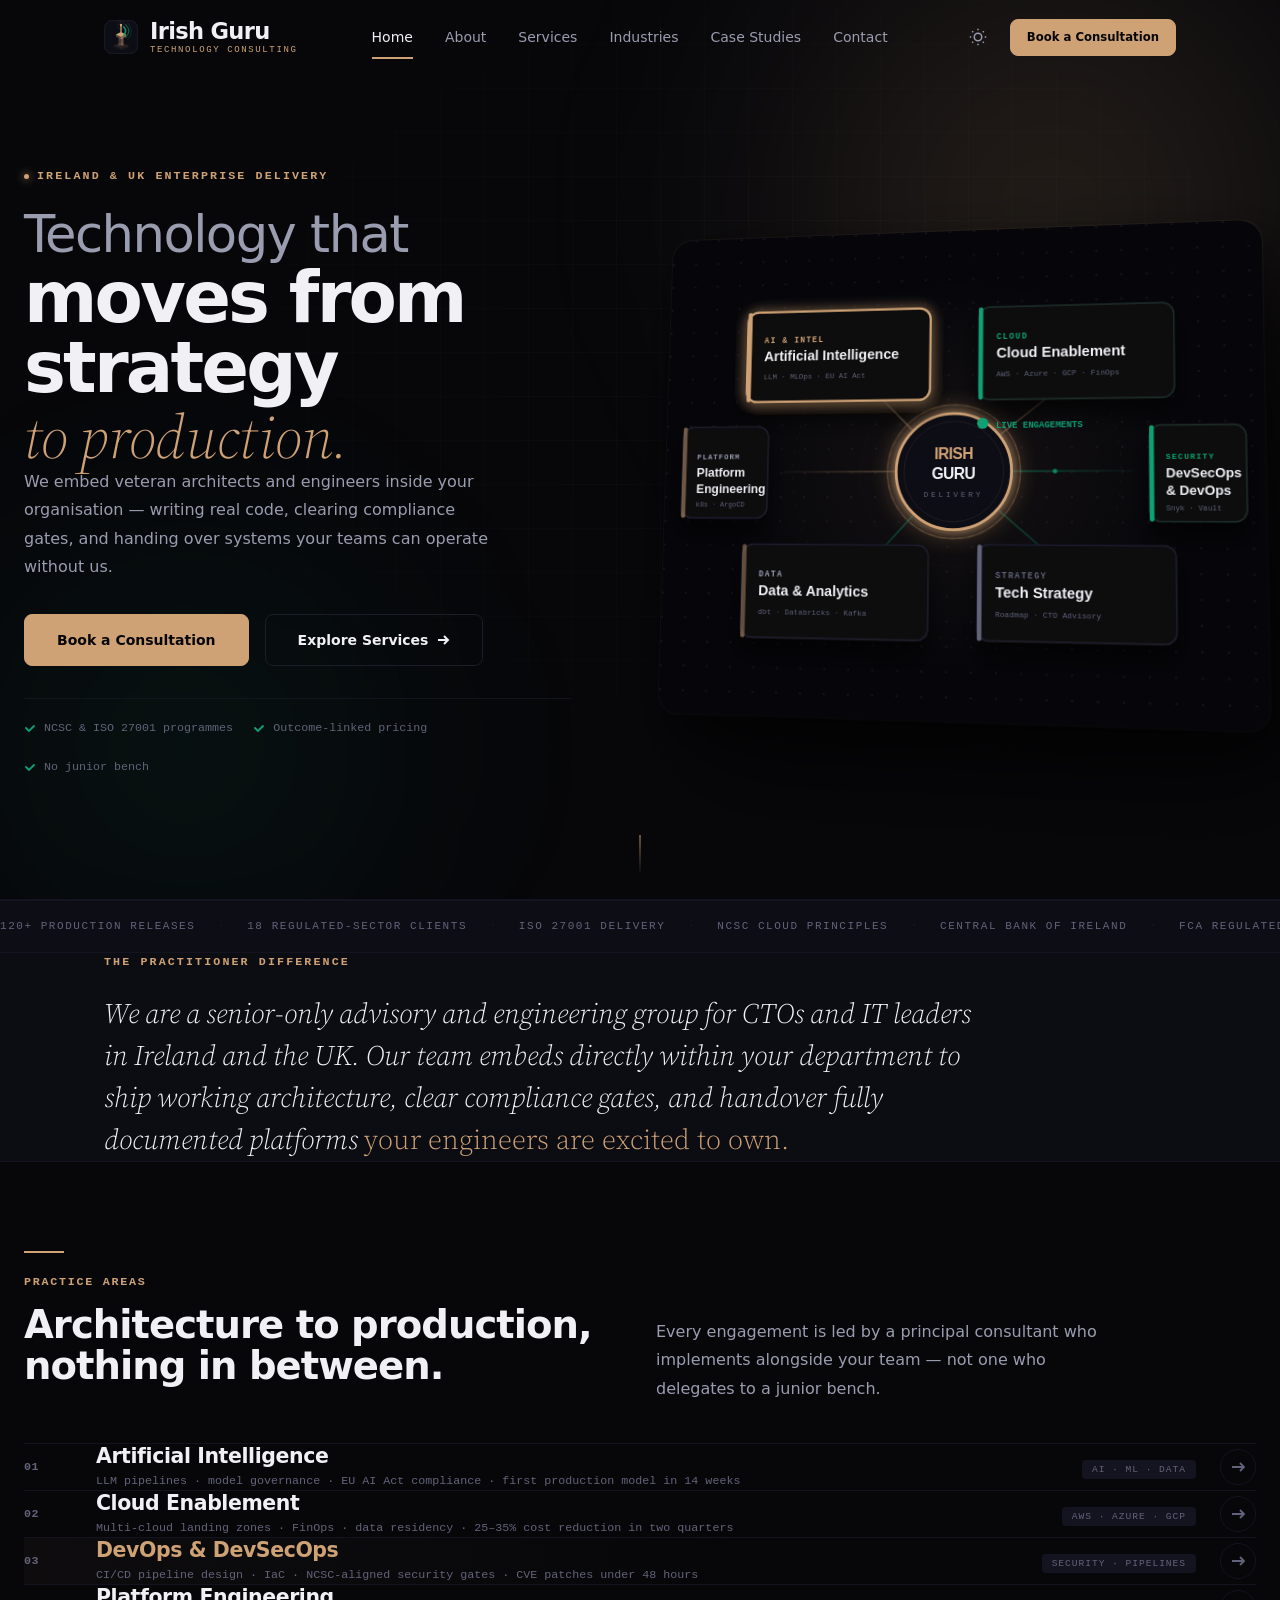
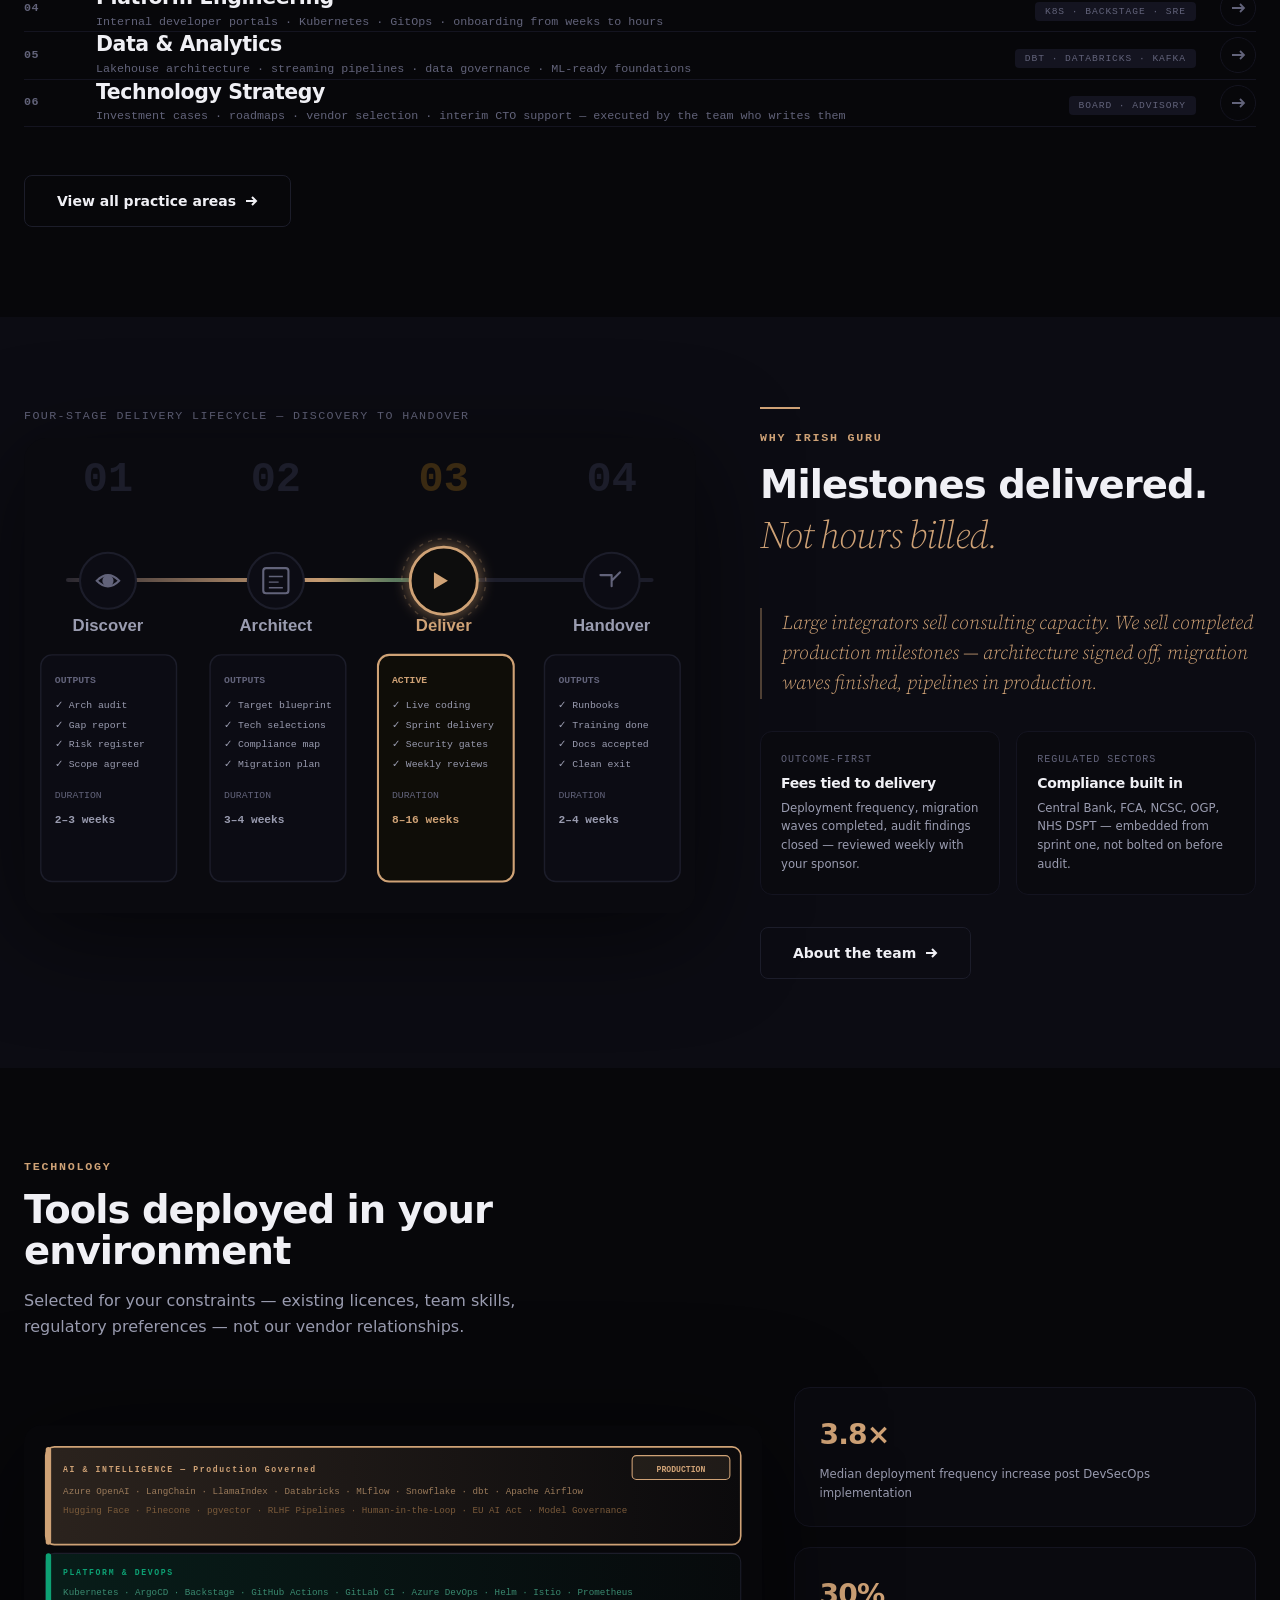
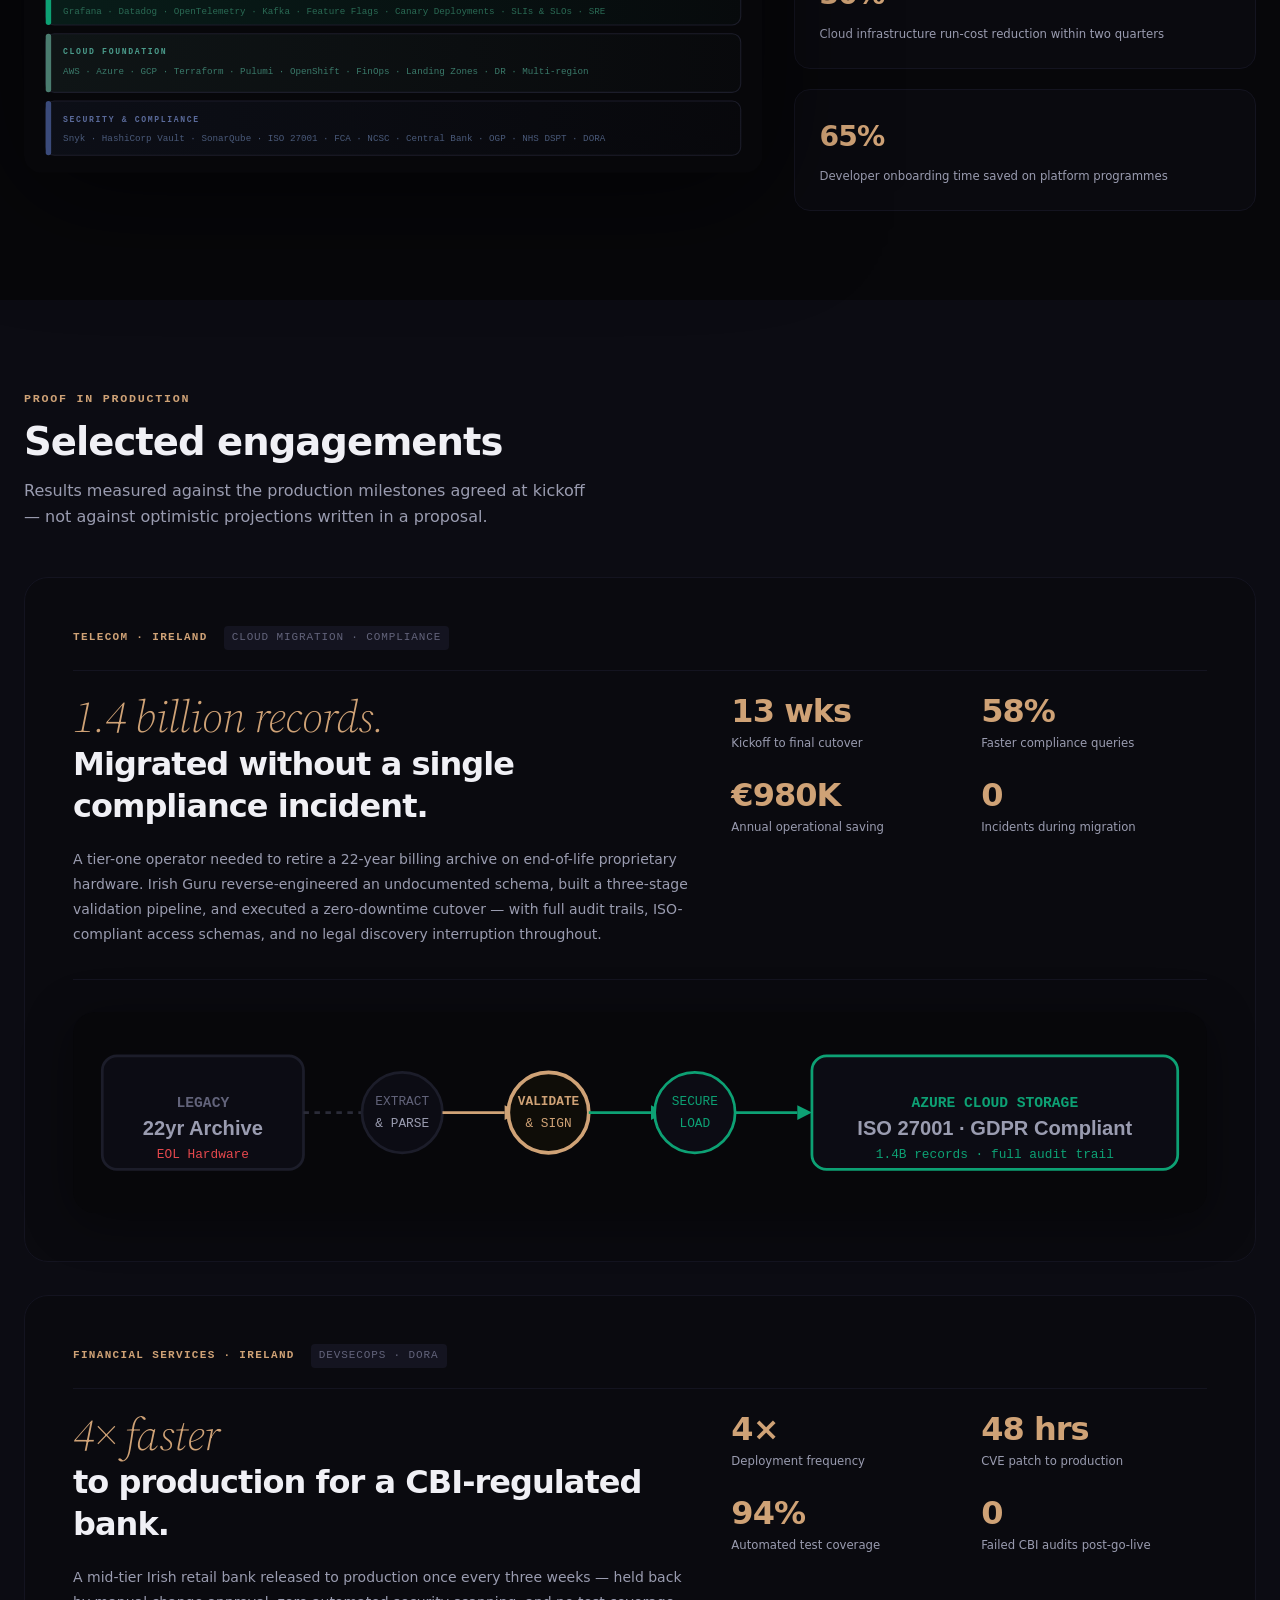
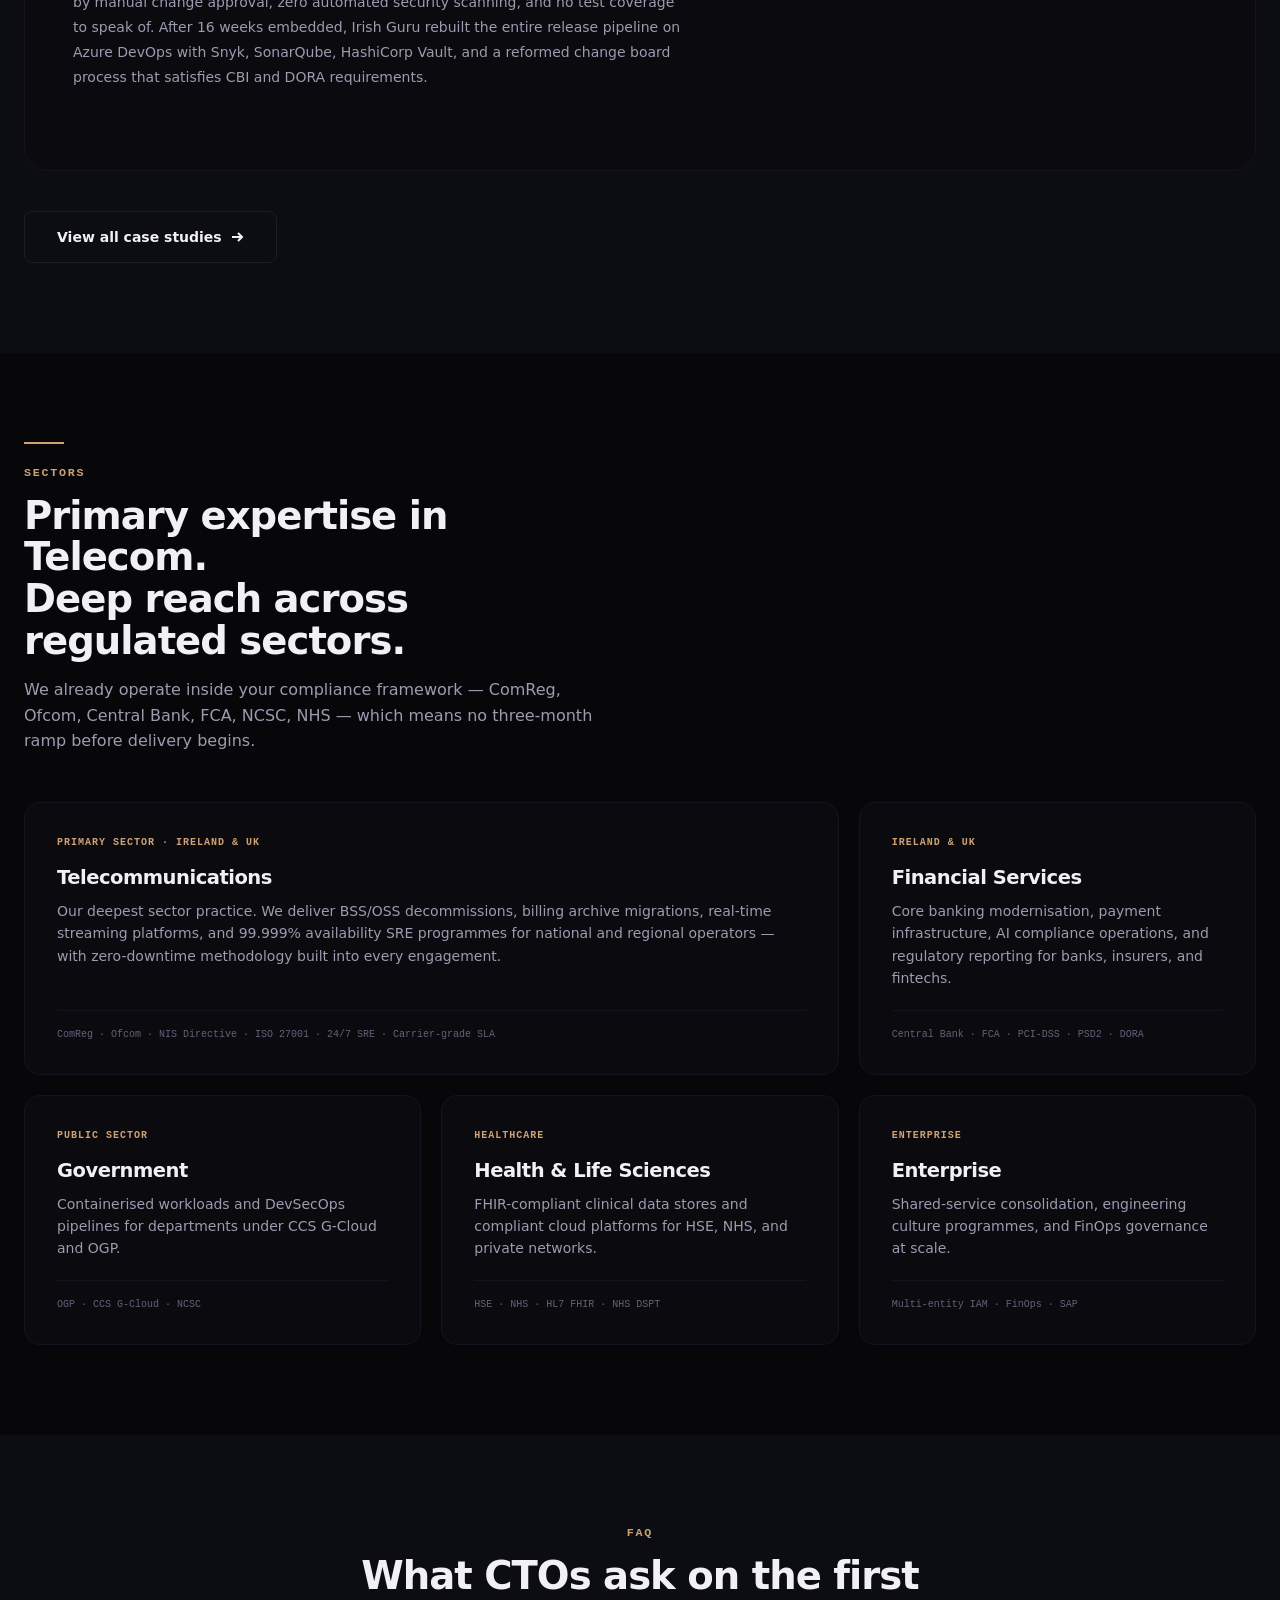
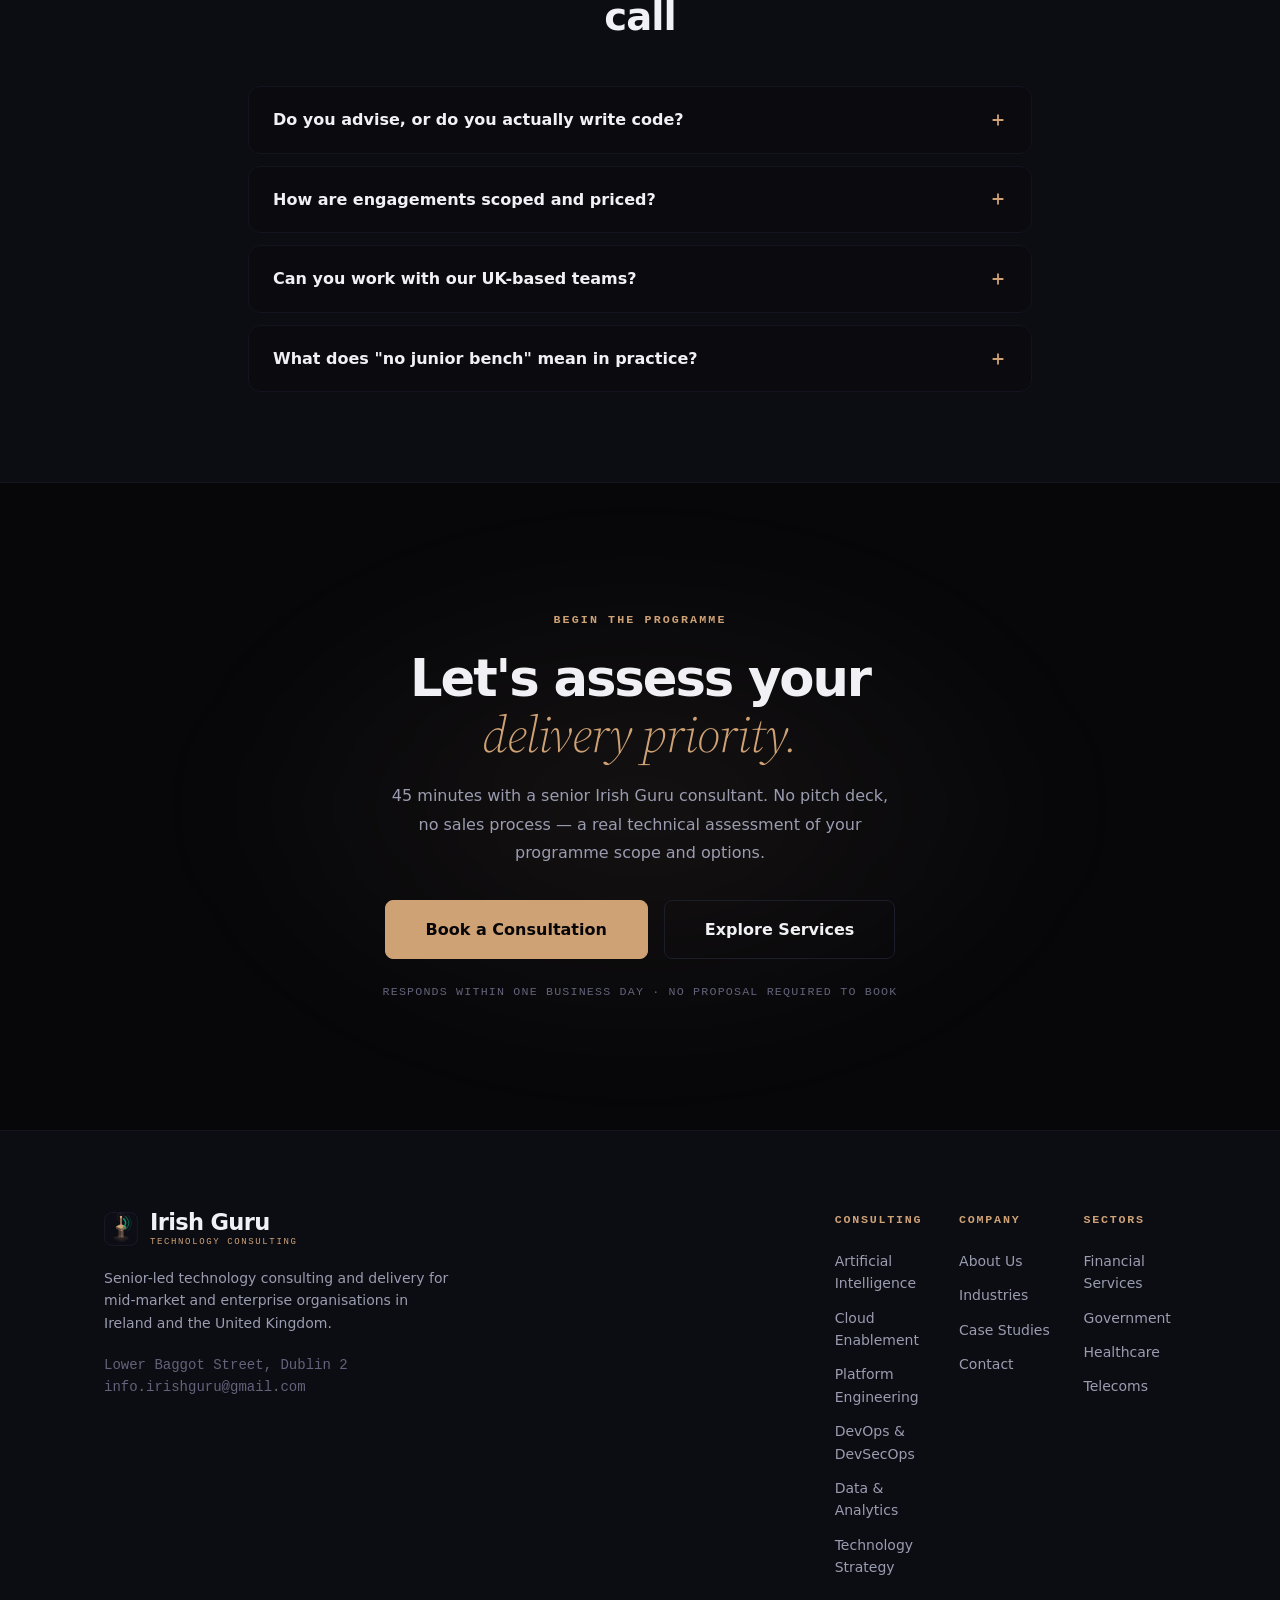
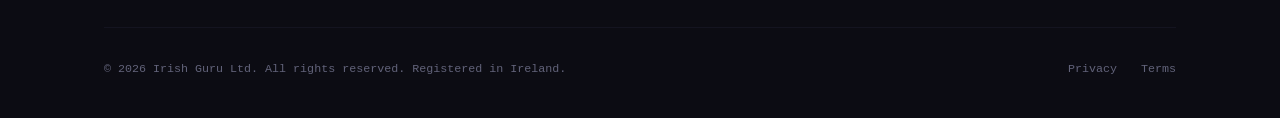
<file: index.html>
<!DOCTYPE html>
<html lang="en-IE">
<head>
  <meta charset="UTF-8">
  <meta name="viewport" content="width=device-width, initial-scale=1.0">
  <meta name="theme-color" content="#07070a">
  <link rel="preconnect" href="https://api.fontshare.com" crossorigin>
  <link rel="preconnect" href="https://fonts.googleapis.com">
  <link rel="preconnect" href="https://fonts.gstatic.com" crossorigin>
  <link href="https://api.fontshare.com/v2/css?f[]=satoshi@700,500,400&f[]=cabinet-grotesk@800,700,500&display=swap" rel="stylesheet">
  <link href="https://fonts.googleapis.com/css2?family=Source+Serif+4:ital,opsz,wght@0,8..60,300;0,8..60,400;1,8..60,300;1,8..60,400&display=swap" rel="stylesheet">
  <title>Irish Guru — Technology Consulting &amp; Delivery</title>
  <meta name="description" content="Irish Guru embeds senior engineers with Irish and UK organisations to deliver AI, cloud enablement, DevSecOps, and platform engineering — from architecture to production handover.">
  <meta name="robots" content="index, follow">
  <link rel="canonical" href="https://irishguru.com/">
  <link rel="icon" href="favicon.svg" type="image/svg+xml">
  <meta property="og:type" content="website">
  <meta property="og:title" content="Irish Guru — Technology Consulting &amp; Delivery">
  <meta property="og:description" content="Senior-led engineering for cloud, AI, and platform programmes across Ireland and the UK.">
  <meta property="og:url" content="https://irishguru.com/">
  <script>(function(){var t=localStorage.getItem('irishguru-theme');document.documentElement.setAttribute('data-theme',t||'dark');})();</script>
  <link rel="stylesheet" href="css/styles.css">
</head>
<body>
  <a href="#main" class="skip-link">Skip to main content</a>

  <!-- ─── HEADER ─── -->
  <header class="site-header" role="banner">
    <div class="container site-header__inner">
      <a href="./" class="logo" aria-label="Irish Guru — Home">
        <svg class="logo__mark" viewBox="0 0 40 40" fill="none" xmlns="http://www.w3.org/2000/svg" aria-hidden="true">
          <rect width="40" height="40" rx="9" fill="var(--c-bg-2)"/>
          <rect x=".75" y=".75" width="38.5" height="38.5" rx="8.25" stroke="var(--c-border)" stroke-width="1"/>
          <polygon points="11,30 20,26.5 29,30 20,33.5" fill="var(--c-gold)" opacity=".14"/>
          <polygon points="11,30 11,32 20,35.5 20,33.5" fill="var(--c-gold)" opacity=".06"/>
          <polygon points="29,30 29,32 20,35.5 20,33.5" fill="var(--c-gold)" opacity=".09"/>
          <rect x="17" y="21" width="3" height="9" fill="var(--c-gold)" opacity=".28"/>
          <rect x="20" y="21" width="3" height="9" fill="var(--c-gold)" opacity=".44"/>
          <polygon points="14,17 20,14 26,17 20,20" fill="var(--c-gold)"/>
          <polygon points="14,17 14,19.5 20,22.5 20,20" fill="var(--c-gold)" opacity=".38"/>
          <polygon points="26,17 26,19.5 20,22.5 20,20" fill="var(--c-gold)" opacity=".6"/>
          <line x1="20" y1="14" x2="20" y2="6.5" stroke="var(--c-gold)" stroke-width="1.5" stroke-linecap="round"/>
          <circle cx="20" cy="6" r="1.5" fill="var(--c-gold)"/>
          <circle cx="20" cy="6" r="2" stroke="var(--c-gold)" fill="none" opacity=".4"><animate attributeName="r" values="2;5.5;2" dur="2.5s" repeatCount="indefinite"/><animate attributeName="opacity" values=".4;0;.4" dur="2.5s" repeatCount="indefinite"/></circle>
          <path d="M23 8 Q28 13 23 18" stroke="var(--c-sage)" stroke-width="1.8" fill="none" stroke-linecap="round" opacity=".9"/>
          <path d="M25.5 5.5 Q33 13 25.5 20.5" stroke="var(--c-sage)" stroke-width="1.3" fill="none" stroke-linecap="round" opacity=".55"/>
          <path d="M28 3.5 Q37 13 28 22.5" stroke="var(--c-sage)" stroke-width="1" fill="none" stroke-linecap="round" opacity=".25"/>
        </svg>
        <div class="logo__text">Irish Guru<span>Technology Consulting</span></div>
      </a>
      <nav class="nav" aria-label="Primary">
        <a href="./" class="nav__link" data-nav="home">Home</a>
        <a href="about/" class="nav__link" data-nav="about">About</a>
        <a href="services/" class="nav__link" data-nav="services">Services</a>
        <a href="industries/" class="nav__link" data-nav="industries">Industries</a>
        <a href="case-studies/" class="nav__link" data-nav="case-studies">Case Studies</a>
        <a href="contact/" class="nav__link" data-nav="contact">Contact</a>
      </nav>
      <div class="header-actions">
        <button class="theme-toggle" type="button" aria-label="Toggle theme">
          <svg class="theme-toggle__icon--light" width="18" height="18" viewBox="0 0 24 24" fill="none" stroke="currentColor" stroke-width="2" aria-hidden="true"><circle cx="12" cy="12" r="5"/><path d="M12 1v2M12 21v2M4.22 4.22l1.42 1.42M18.36 18.36l1.42 1.42M1 12h2M21 12h2M4.22 19.78l1.42-1.42M18.36 5.64l1.42-1.42"/></svg>
          <svg class="theme-toggle__icon--dark" width="18" height="18" viewBox="0 0 24 24" fill="none" stroke="currentColor" stroke-width="2" aria-hidden="true"><path d="M21 12.79A9 9 0 1 1 11.21 3 7 7 0 0 0 21 12.79z"/></svg>
        </button>
        <a href="contact/" class="btn btn--primary btn--sm">Book a Consultation</a>
        <button class="menu-toggle" type="button" aria-expanded="false" aria-controls="mobile-nav" aria-label="Open menu">
          <span class="menu-toggle__bar"></span>
          <span class="menu-toggle__bar"></span>
          <span class="menu-toggle__bar"></span>
        </button>
      </div>
    </div>
    <nav id="mobile-nav" class="mobile-nav" aria-label="Mobile" aria-hidden="true">
      <ul class="mobile-nav__list">
        <li><a href="./" class="mobile-nav__link" data-nav="home">Home</a></li>
        <li><a href="about/" class="mobile-nav__link" data-nav="about">About</a></li>
        <li><a href="services/" class="mobile-nav__link" data-nav="services">Services</a></li>
        <li><a href="industries/" class="mobile-nav__link" data-nav="industries">Industries</a></li>
        <li><a href="case-studies/" class="mobile-nav__link" data-nav="case-studies">Case Studies</a></li>
        <li><a href="contact/" class="mobile-nav__link" data-nav="contact">Contact</a></li>
      </ul>
      <div class="mobile-nav__cta">
        <a href="contact/" class="btn btn--primary btn--lg btn--block">Book a Consultation</a>
        <a href="services/" class="btn btn--ghost btn--lg btn--block">Explore Services</a>
      </div>
    </nav>
  </header>

  <main id="main">

    <!-- ═══════════════════════════════════════════════════════════
         HERO
    ════════════════════════════════════════════════════════════ -->
    <section class="hero" aria-labelledby="hero-title">
      <div class="hero__bg" aria-hidden="true">
        <div class="hero__glow hero__glow--a"></div>
        <div class="hero__glow hero__glow--b"></div>
        <div class="hero__grid"></div>
      </div>

      <div class="container container--wide">
        <div class="hero__layout">

          <!-- COPY -->
          <div class="hero__copy">
            <p class="hero__overline reveal">
              <span class="hero__overline-dot" aria-hidden="true"></span>
              Ireland &amp; UK Enterprise Delivery
            </p>

            <h1 id="hero-title" class="hero__h1 reveal reveal--delay-1">
              <span class="hero__h1-line hero__h1-line--lg">Technology that</span>
              <span class="hero__h1-line hero__h1-line--xl">moves from strategy</span>
              <em class="hero__h1-line hero__h1-line--serif">to production.</em>
            </h1>

            <p class="hero__sub reveal reveal--delay-2">We embed veteran architects and engineers inside your organisation — writing real code, clearing compliance gates, and handing over systems your teams can operate without us.</p>

            <div class="hero__ctas reveal reveal--delay-3">
              <a href="contact/" class="btn btn--primary btn--lg">
                Book a Consultation
              </a>
              <a href="services/" class="btn btn--ghost btn--lg">
                Explore Services
                <svg width="14" height="14" viewBox="0 0 14 14" fill="none" stroke="currentColor" stroke-width="2" aria-hidden="true"><path d="M2 7h10M8 3l4 4-4 4"/></svg>
              </a>
            </div>

            <ul class="hero__proof reveal reveal--delay-3" aria-label="Credentials">
              <li><svg width="12" height="12" viewBox="0 0 12 12" fill="none" aria-hidden="true"><path d="M2 6l3 3 5-5" stroke="var(--c-sage)" stroke-width="1.8" stroke-linecap="round"/></svg> NCSC &amp; ISO 27001 programmes</li>
              <li><svg width="12" height="12" viewBox="0 0 12 12" fill="none" aria-hidden="true"><path d="M2 6l3 3 5-5" stroke="var(--c-sage)" stroke-width="1.8" stroke-linecap="round"/></svg> Outcome-linked pricing</li>
              <li><svg width="12" height="12" viewBox="0 0 12 12" fill="none" aria-hidden="true"><path d="M2 6l3 3 5-5" stroke="var(--c-sage)" stroke-width="1.8" stroke-linecap="round"/></svg> No junior bench</li>
            </ul>
          </div>

          <!-- VISUAL -->
          <div class="hero__visual reveal reveal--delay-2" aria-hidden="true">
            <div class="hero-net">
              <svg class="hero-net__svg" viewBox="0 0 540 440" fill="none" xmlns="http://www.w3.org/2000/svg" role="img" aria-label="Irish Guru capability services network">
                <defs>
                  <!-- Deep glow for central node -->
                  <filter id="hglow" x="-90%" y="-90%" width="280%" height="280%">
                    <feGaussianBlur stdDeviation="10" result="b1"/>
                    <feGaussianBlur stdDeviation="4" result="b2" in="SourceGraphic"/>
                    <feMerge><feMergeNode in="b1"/><feMergeNode in="b2"/><feMergeNode in="SourceGraphic"/></feMerge>
                  </filter>
                  <!-- Soft glow for featured AI node -->
                  <filter id="ai-glow" x="-30%" y="-30%" width="160%" height="160%">
                    <feGaussianBlur stdDeviation="5" result="b"/>
                    <feMerge><feMergeNode in="b"/><feMergeNode in="SourceGraphic"/></feMerge>
                  </filter>
                  <!-- Drop shadow for all nodes (floating depth) -->
                  <filter id="fshadow" x="-25%" y="-20%" width="150%" height="180%">
                    <feDropShadow dx="0" dy="14" stdDeviation="10" flood-color="#000" flood-opacity=".6"/>
                  </filter>
                  <!-- Connector gradients — outward from center -->
                  <linearGradient id="cg-tl" gradientUnits="userSpaceOnUse" x1="270" y1="220" x2="162" y2="112">
                    <stop offset="0%" stop-color="#cfa276" stop-opacity=".7"/>
                    <stop offset="100%" stop-color="#cfa276" stop-opacity=".06"/>
                  </linearGradient>
                  <linearGradient id="cg-tr" gradientUnits="userSpaceOnUse" x1="270" y1="220" x2="408" y2="112">
                    <stop offset="0%" stop-color="#cfa276" stop-opacity=".5"/>
                    <stop offset="100%" stop-color="#cfa276" stop-opacity=".05"/>
                  </linearGradient>
                  <linearGradient id="cg-l" gradientUnits="userSpaceOnUse" x1="270" y1="220" x2="112" y2="220">
                    <stop offset="0%" stop-color="#cfa276" stop-opacity=".5"/>
                    <stop offset="100%" stop-color="#cfa276" stop-opacity=".04"/>
                  </linearGradient>
                  <linearGradient id="cg-r" gradientUnits="userSpaceOnUse" x1="270" y1="220" x2="428" y2="220">
                    <stop offset="0%" stop-color="#0da174" stop-opacity=".6"/>
                    <stop offset="100%" stop-color="#0da174" stop-opacity=".06"/>
                  </linearGradient>
                  <linearGradient id="cg-bl" gradientUnits="userSpaceOnUse" x1="270" y1="220" x2="162" y2="338">
                    <stop offset="0%" stop-color="#0da174" stop-opacity=".55"/>
                    <stop offset="100%" stop-color="#0da174" stop-opacity=".06"/>
                  </linearGradient>
                  <linearGradient id="cg-br" gradientUnits="userSpaceOnUse" x1="270" y1="220" x2="408" y2="338">
                    <stop offset="0%" stop-color="#0da174" stop-opacity=".5"/>
                    <stop offset="100%" stop-color="#0da174" stop-opacity=".05"/>
                  </linearGradient>
                  <!-- Dot background -->
                  <pattern id="dots" x="0" y="0" width="22" height="22" patternUnits="userSpaceOnUse">
                    <circle cx="1" cy="1" r=".85" fill="#1c1d2a" opacity=".85"/>
                  </pattern>
                </defs>

                <!-- Panel -->
                <rect width="540" height="440" rx="20" fill="#06060a"/>
                <rect width="540" height="440" rx="20" fill="url(#dots)"/>
                <!-- Soft center glow -->
                <radialGradient id="center-glow" cx="50%" cy="50%" r="40%">
                  <stop offset="0%" stop-color="#cfa276" stop-opacity=".07"/>
                  <stop offset="100%" stop-color="#cfa276" stop-opacity="0"/>
                </radialGradient>
                <rect width="540" height="440" rx="20" fill="url(#center-glow)"/>

                <!-- Animated ambient rings -->
                <circle cx="270" cy="220" r="100" stroke="#cfa276" stroke-width=".5" stroke-dasharray="1 8" opacity=".06">
                  <animateTransform attributeName="transform" type="rotate" from="0 270 220" to="360 270 220" dur="18s" repeatCount="indefinite"/>
                </circle>
                <circle cx="270" cy="220" r="148" stroke="#cfa276" stroke-width=".8" stroke-dasharray="3 9" opacity=".07">
                  <animateTransform attributeName="transform" type="rotate" from="0 270 220" to="360 270 220" dur="26s" repeatCount="indefinite"/>
                </circle>
                <circle cx="270" cy="220" r="196" stroke="#0da174" stroke-width=".6" stroke-dasharray="2 14" opacity=".04">
                  <animateTransform attributeName="transform" type="rotate" from="360 270 220" to="0 270 220" dur="40s" repeatCount="indefinite"/>
                </circle>

                <!-- ── CONNECTOR PATHS (named for animateMotion) ── -->
                <path id="p-ai"  d="M270 220 L162 112" stroke="url(#cg-tl)" stroke-width="1.5"/>
                <path id="p-cld" d="M270 220 L408 112" stroke="url(#cg-tr)" stroke-width="1.5"/>
                <path id="p-plt" d="M270 220 L112 220" stroke="url(#cg-l)"  stroke-width="1.5"/>
                <path id="p-sec" d="M270 220 L428 220" stroke="url(#cg-r)"  stroke-width="1.5"/>
                <path id="p-dat" d="M270 220 L162 338" stroke="url(#cg-bl)" stroke-width="1.5"/>
                <path id="p-str" d="M270 220 L408 338" stroke="url(#cg-br)" stroke-width="1.5"/>

                <!-- ── ANIMATED FLOW PARTICLES ── -->
                <!-- Outbound: center → AI -->
                <circle r="2.5" fill="#cfa276">
                  <animateMotion dur="2s" repeatCount="indefinite" begin="0s" keyPoints="0;1" keyTimes="0;1" calcMode="linear"><mpath href="#p-ai"/></animateMotion>
                  <animate attributeName="opacity" values="0;.9;.9;0" keyTimes="0;0.08;0.82;1" dur="2s" repeatCount="indefinite" begin="0s"/>
                </circle>
                <!-- Outbound: center → Cloud -->
                <circle r="2.5" fill="#cfa276">
                  <animateMotion dur="2.4s" repeatCount="indefinite" begin="0.7s" keyPoints="0;1" keyTimes="0;1" calcMode="linear"><mpath href="#p-cld"/></animateMotion>
                  <animate attributeName="opacity" values="0;.8;.8;0" keyTimes="0;0.08;0.82;1" dur="2.4s" repeatCount="indefinite" begin="0.7s"/>
                </circle>
                <!-- Outbound: center → Platform -->
                <circle r="2" fill="#cfa276">
                  <animateMotion dur="1.9s" repeatCount="indefinite" begin="1.2s" keyPoints="0;1" keyTimes="0;1" calcMode="linear"><mpath href="#p-plt"/></animateMotion>
                  <animate attributeName="opacity" values="0;.7;.7;0" keyTimes="0;0.1;0.82;1" dur="1.9s" repeatCount="indefinite" begin="1.2s"/>
                </circle>
                <!-- Inbound: Security → center -->
                <circle r="2" fill="#0da174">
                  <animateMotion dur="2.1s" repeatCount="indefinite" begin="0.4s" keyPoints="1;0" keyTimes="0;1" calcMode="linear"><mpath href="#p-sec"/></animateMotion>
                  <animate attributeName="opacity" values="0;.8;.8;0" keyTimes="0;0.08;0.82;1" dur="2.1s" repeatCount="indefinite" begin="0.4s"/>
                </circle>
                <!-- Inbound: Data → center -->
                <circle r="2" fill="#0da174">
                  <animateMotion dur="2.3s" repeatCount="indefinite" begin="0.9s" keyPoints="1;0" keyTimes="0;1" calcMode="linear"><mpath href="#p-dat"/></animateMotion>
                  <animate attributeName="opacity" values="0;.7;.7;0" keyTimes="0;0.08;0.82;1" dur="2.3s" repeatCount="indefinite" begin="0.9s"/>
                </circle>
                <!-- Outbound: center → Strategy -->
                <circle r="2" fill="#0da174">
                  <animateMotion dur="2.6s" repeatCount="indefinite" begin="1.5s" keyPoints="0;1" keyTimes="0;1" calcMode="linear"><mpath href="#p-str"/></animateMotion>
                  <animate attributeName="opacity" values="0;.6;.6;0" keyTimes="0;0.08;0.82;1" dur="2.6s" repeatCount="indefinite" begin="1.5s"/>
                </circle>

                <!-- ── CENTRAL NODE ── -->
                <!-- Multi-ring pulse -->
                <circle cx="270" cy="220" r="52" fill="none" stroke="#cfa276" stroke-width="1.5" opacity="0">
                  <animate attributeName="r" values="54;76;54" dur="3s" repeatCount="indefinite" begin="0s"/>
                  <animate attributeName="opacity" values=".3;0;.3" dur="3s" repeatCount="indefinite" begin="0s"/>
                </circle>
                <circle cx="270" cy="220" r="52" fill="none" stroke="#cfa276" stroke-width="1" opacity="0">
                  <animate attributeName="r" values="56;88;56" dur="4.2s" repeatCount="indefinite" begin="1.1s"/>
                  <animate attributeName="opacity" values=".18;0;.18" dur="4.2s" repeatCount="indefinite" begin="1.1s"/>
                </circle>
                <!-- Rotating dashed ring -->
                <circle cx="270" cy="220" r="60" stroke="#cfa276" stroke-width="1" stroke-dasharray="5 5" opacity=".12">
                  <animateTransform attributeName="transform" type="rotate" from="0 270 220" to="360 270 220" dur="14s" repeatCount="indefinite"/>
                </circle>
                <!-- Main node -->
                <circle cx="270" cy="220" r="52" fill="#0c0c14" stroke="#cfa276" stroke-width="2.5" filter="url(#hglow)"/>
                <circle cx="270" cy="220" r="45" fill="none" stroke="#cfa276" stroke-width=".5" opacity=".18"/>
                <text x="270" y="209" text-anchor="middle" font-family="'Cabinet Grotesk',sans-serif" font-size="14" font-weight="800" fill="#cfa276" letter-spacing="-.5">IRISH</text>
                <text x="270" y="227" text-anchor="middle" font-family="'Cabinet Grotesk',sans-serif" font-size="14" font-weight="800" fill="#f0f0f5" letter-spacing="-.5">GURU</text>
                <text x="270" y="243" text-anchor="middle" font-family="monospace" font-size="7" fill="#62637a" letter-spacing="2.5">DELIVERY</text>

                <!-- ── FLOATING SATELLITE NODES ── -->

                <!-- AI & Intel (top-left) — FEATURED -->
                <g filter="url(#fshadow)">
                  <animateTransform attributeName="transform" type="translate"
                    values="0,0; 0,-7; 0,0; 0,3; 0,0"
                    dur="3.8s" repeatCount="indefinite" calcMode="spline"
                    keyTimes="0;0.3;0.5;0.75;1"
                    keySplines=".45 .05 .55 .95;.45 .05 .55 .95;.45 .05 .55 .95;.45 .05 .55 .95"
                    begin="0s"/>
                  <rect x="76" y="70" width="172" height="84" rx="10" fill="#0d0c0a" stroke="#cfa276" stroke-width="2" filter="url(#ai-glow)"/>
                  <rect x="76" y="70" width="4" height="84" rx="2" fill="#cfa276"/>
                  <text x="92" y="99"  font-family="monospace" font-size="7.5" font-weight="700" fill="#cfa276" letter-spacing="1.2">AI &amp; INTEL</text>
                  <text x="92" y="116" font-family="'Cabinet Grotesk',sans-serif" font-size="13" font-weight="600" fill="#f0f0f5">Artificial Intelligence</text>
                  <text x="92" y="133" font-family="monospace" font-size="7" fill="#62637a">LLM · MLOps · EU AI Act</text>
                </g>

                <!-- Cloud (top-right) -->
                <g filter="url(#fshadow)">
                  <animateTransform attributeName="transform" type="translate"
                    values="0,0; 0,-9; 0,0; 0,4; 0,0"
                    dur="4.5s" repeatCount="indefinite" calcMode="spline"
                    keyTimes="0;0.3;0.5;0.75;1"
                    keySplines=".45 .05 .55 .95;.45 .05 .55 .95;.45 .05 .55 .95;.45 .05 .55 .95"
                    begin="0.65s"/>
                  <rect x="292" y="70" width="172" height="84" rx="10" fill="#0a0c0c" stroke="#1c2a28" stroke-width="1.5"/>
                  <rect x="292" y="70" width="4" height="84" rx="2" fill="#0da174"/>
                  <text x="308" y="99"  font-family="monospace" font-size="7.5" font-weight="700" fill="#0da174" letter-spacing="1.2">CLOUD</text>
                  <text x="308" y="116" font-family="'Cabinet Grotesk',sans-serif" font-size="13" font-weight="600" fill="#f0f0f5">Cloud Enablement</text>
                  <text x="308" y="133" font-family="monospace" font-size="7" fill="#62637a">AWS · Azure · GCP · FinOps</text>
                </g>

                <!-- Platform (left) -->
                <g filter="url(#fshadow)">
                  <animateTransform attributeName="transform" type="translate"
                    values="0,0; 0,-5; 0,0; 0,2.5; 0,0"
                    dur="4.1s" repeatCount="indefinite" calcMode="spline"
                    keyTimes="0;0.3;0.5;0.75;1"
                    keySplines=".45 .05 .55 .95;.45 .05 .55 .95;.45 .05 .55 .95;.45 .05 .55 .95"
                    begin="1.2s"/>
                  <rect x="16" y="178" width="82" height="84" rx="10" fill="#0a0a0f" stroke="#1c1d2a" stroke-width="1.5"/>
                  <rect x="16" y="178" width="4" height="84" rx="2" fill="#cfa276" opacity=".5"/>
                  <text x="30" y="208" font-family="monospace" font-size="7" font-weight="700" fill="#9a9cb0" letter-spacing="1">PLATFORM</text>
                  <text x="30" y="224" font-family="'Cabinet Grotesk',sans-serif" font-size="11.5" font-weight="600" fill="#f0f0f5">Platform</text>
                  <text x="30" y="239" font-family="'Cabinet Grotesk',sans-serif" font-size="11.5" font-weight="600" fill="#f0f0f5">Engineering</text>
                  <text x="30" y="252" font-family="monospace" font-size="6.5" fill="#62637a">k8s · ArgoCD</text>
                </g>

                <!-- DevSecOps (right) -->
                <g filter="url(#fshadow)">
                  <animateTransform attributeName="transform" type="translate"
                    values="0,0; 0,-8; 0,0; 0,3.5; 0,0"
                    dur="3.6s" repeatCount="indefinite" calcMode="spline"
                    keyTimes="0;0.3;0.5;0.75;1"
                    keySplines=".45 .05 .55 .95;.45 .05 .55 .95;.45 .05 .55 .95;.45 .05 .55 .95"
                    begin="0.3s"/>
                  <rect x="442" y="178" width="82" height="84" rx="10" fill="#0a0c0c" stroke="#1c2a28" stroke-width="1.5"/>
                  <rect x="442" y="178" width="4" height="84" rx="2" fill="#0da174"/>
                  <text x="456" y="208" font-family="monospace" font-size="7" font-weight="700" fill="#0da174" letter-spacing="1">SECURITY</text>
                  <text x="456" y="224" font-family="'Cabinet Grotesk',sans-serif" font-size="11.5" font-weight="600" fill="#f0f0f5">DevSecOps</text>
                  <text x="456" y="239" font-family="'Cabinet Grotesk',sans-serif" font-size="11.5" font-weight="600" fill="#f0f0f5">&amp; DevOps</text>
                  <text x="456" y="252" font-family="monospace" font-size="6.5" fill="#62637a">Snyk · Vault</text>
                </g>

                <!-- Data & Analytics (bottom-left) -->
                <g filter="url(#fshadow)">
                  <animateTransform attributeName="transform" type="translate"
                    values="0,0; 0,-6; 0,0; 0,3; 0,0"
                    dur="4.8s" repeatCount="indefinite" calcMode="spline"
                    keyTimes="0;0.3;0.5;0.75;1"
                    keySplines=".45 .05 .55 .95;.45 .05 .55 .95;.45 .05 .55 .95;.45 .05 .55 .95"
                    begin="0.95s"/>
                  <rect x="76" y="286" width="172" height="84" rx="10" fill="#0a0a0f" stroke="#1c1d2a" stroke-width="1.5"/>
                  <rect x="76" y="286" width="4" height="84" rx="2" fill="#cfa276" opacity=".45"/>
                  <text x="92" y="315" font-family="monospace" font-size="7.5" font-weight="700" fill="#9a9cb0" letter-spacing="1.2">DATA</text>
                  <text x="92" y="332" font-family="'Cabinet Grotesk',sans-serif" font-size="13" font-weight="600" fill="#f0f0f5">Data &amp; Analytics</text>
                  <text x="92" y="349" font-family="monospace" font-size="7" fill="#62637a">dbt · Databricks · Kafka</text>
                </g>

                <!-- Strategy (bottom-right) -->
                <g filter="url(#fshadow)">
                  <animateTransform attributeName="transform" type="translate"
                    values="0,0; 0,-5; 0,0; 0,2; 0,0"
                    dur="4.3s" repeatCount="indefinite" calcMode="spline"
                    keyTimes="0;0.3;0.5;0.75;1"
                    keySplines=".45 .05 .55 .95;.45 .05 .55 .95;.45 .05 .55 .95;.45 .05 .55 .95"
                    begin="1.5s"/>
                  <rect x="292" y="286" width="172" height="84" rx="10" fill="#0a0a0f" stroke="#1c1d2a" stroke-width="1.5"/>
                  <rect x="292" y="286" width="4" height="84" rx="2" fill="#62637a"/>
                  <text x="308" y="315" font-family="monospace" font-size="7.5" font-weight="700" fill="#62637a" letter-spacing="1.2">STRATEGY</text>
                  <text x="308" y="332" font-family="'Cabinet Grotesk',sans-serif" font-size="13" font-weight="600" fill="#f0f0f5">Tech Strategy</text>
                  <text x="308" y="349" font-family="monospace" font-size="7" fill="#62637a">Roadmap · CTO Advisory</text>
                </g>

                <!-- Live engagement badge -->
                <circle cx="296" cy="177" r="5" fill="#0da174"/>
                <circle cx="296" cy="177" r="5" stroke="#0da174" stroke-width="1" fill="none" opacity=".4">
                  <animate attributeName="r" values="6;13;6" dur="2.2s" repeatCount="indefinite"/>
                  <animate attributeName="opacity" values=".5;0;.5" dur="2.2s" repeatCount="indefinite"/>
                </circle>
                <text x="308" y="181" font-family="monospace" font-size="8" font-weight="700" fill="#0da174">LIVE ENGAGEMENTS</text>
              </svg>
            </div>
          </div>

        </div>
      </div>

      <div class="hero__scroll" aria-hidden="true"><div class="hero__scroll-bar"></div></div>
    </section>

    <!-- ═══════════════════════════════════════════════════════════
         TRUST MARQUEE
    ════════════════════════════════════════════════════════════ -->
    <div class="marquee-band" aria-label="Trust signals" role="region">
      <div class="marquee-inner" aria-hidden="true">
        <div class="marquee-track">
          <span class="marquee-item">120+ Production Releases</span>
          <span class="marquee-sep">·</span>
          <span class="marquee-item">18 Regulated-Sector Clients</span>
          <span class="marquee-sep">·</span>
          <span class="marquee-item">ISO 27001 Delivery</span>
          <span class="marquee-sep">·</span>
          <span class="marquee-item">NCSC Cloud Principles</span>
          <span class="marquee-sep">·</span>
          <span class="marquee-item">Central Bank of Ireland</span>
          <span class="marquee-sep">·</span>
          <span class="marquee-item">FCA Regulated Programmes</span>
          <span class="marquee-sep">·</span>
          <span class="marquee-item">AWS &amp; Azure Delivery</span>
          <span class="marquee-sep">·</span>
          <span class="marquee-item">30% Cloud Cost Reduction</span>
          <span class="marquee-sep">·</span>
          <span class="marquee-item">4× Deployment Frequency</span>
          <span class="marquee-sep">·</span>
          <span class="marquee-item">OGP Government Programmes</span>
          <span class="marquee-sep">·</span>
          <span class="marquee-item">NHS &amp; HSE Delivery</span>
          <span class="marquee-sep">·</span>
          <span class="marquee-item">EU AI Act Compliance</span>
          <span class="marquee-sep">·</span>
          <!-- duplicate for seamless loop -->
          <span class="marquee-item">120+ Production Releases</span>
          <span class="marquee-sep">·</span>
          <span class="marquee-item">18 Regulated-Sector Clients</span>
          <span class="marquee-sep">·</span>
          <span class="marquee-item">ISO 27001 Delivery</span>
          <span class="marquee-sep">·</span>
          <span class="marquee-item">NCSC Cloud Principles</span>
          <span class="marquee-sep">·</span>
          <span class="marquee-item">Central Bank of Ireland</span>
          <span class="marquee-sep">·</span>
          <span class="marquee-item">FCA Regulated Programmes</span>
          <span class="marquee-sep">·</span>
          <span class="marquee-item">AWS &amp; Azure Delivery</span>
          <span class="marquee-sep">·</span>
          <span class="marquee-item">30% Cloud Cost Reduction</span>
          <span class="marquee-sep">·</span>
          <span class="marquee-item">4× Deployment Frequency</span>
          <span class="marquee-sep">·</span>
          <span class="marquee-item">OGP Government Programmes</span>
          <span class="marquee-sep">·</span>
          <span class="marquee-item">NHS &amp; HSE Delivery</span>
          <span class="marquee-sep">·</span>
          <span class="marquee-item">EU AI Act Compliance</span>
          <span class="marquee-sep">·</span>
        </div>
      </div>
    </div>

    <!-- ═══════════════════════════════════════════════════════════
         EDITORIAL POSITIONING STATEMENT
    ════════════════════════════════════════════════════════════ -->
    <section class="editorial-pull" aria-label="Positioning">
      <div class="container">
        <div class="editorial-pull__inner reveal">
          <span class="editorial-pull__eyebrow">The Practitioner Difference</span>
          <p class="editorial-pull__text">We are a senior-only advisory and engineering group for CTOs and IT leaders in Ireland and the UK. Our team embeds directly within your department to ship working architecture, clear compliance gates, and handover fully documented platforms <em>your engineers are excited to own.</em></p>
        </div>
      </div>
    </section>

    <!-- ═══════════════════════════════════════════════════════════
         SERVICES — EDITORIAL NUMBERED LIST
    ════════════════════════════════════════════════════════════ -->
    <section class="section" id="services" aria-labelledby="svc-heading">
      <div class="container container--wide">

        <div class="svc-header reveal">
          <div>
            <div class="section-hd__rule" aria-hidden="true"></div>
            <p class="section-hd__eye">Practice Areas</p>
            <h2 id="svc-heading" class="section-hd__title">Architecture to production,<br>nothing in between.</h2>
          </div>
          <p class="svc-header__sub">Every engagement is led by a principal consultant who implements alongside your team — not one who delegates to a junior bench.</p>
        </div>

        <ol class="svc-list reveal" aria-label="Service practice areas">

          <li class="svc-list__item">
            <span class="svc-list__num" aria-hidden="true">01</span>
            <div class="svc-list__body">
              <h3 class="svc-list__title">
                <a href="services/#ai">Artificial Intelligence</a>
              </h3>
              <p class="svc-list__desc">LLM pipelines · model governance · EU AI Act compliance · first production model in 14 weeks</p>
            </div>
            <div class="svc-list__meta">
              <span class="svc-list__tag">AI · ML · Data</span>
            </div>
            <a href="services/#ai" class="svc-list__arrow" aria-label="Explore Artificial Intelligence">
              <svg width="20" height="20" viewBox="0 0 20 20" fill="none" stroke="currentColor" stroke-width="1.8" aria-hidden="true"><path d="M4 10h12M12 6l4 4-4 4"/></svg>
            </a>
          </li>

          <li class="svc-list__item">
            <span class="svc-list__num" aria-hidden="true">02</span>
            <div class="svc-list__body">
              <h3 class="svc-list__title">
                <a href="services/#cloud">Cloud Enablement</a>
              </h3>
              <p class="svc-list__desc">Multi-cloud landing zones · FinOps · data residency · 25–35% cost reduction in two quarters</p>
            </div>
            <div class="svc-list__meta">
              <span class="svc-list__tag">AWS · Azure · GCP</span>
            </div>
            <a href="services/#cloud" class="svc-list__arrow" aria-label="Explore Cloud Enablement">
              <svg width="20" height="20" viewBox="0 0 20 20" fill="none" stroke="currentColor" stroke-width="1.8" aria-hidden="true"><path d="M4 10h12M12 6l4 4-4 4"/></svg>
            </a>
          </li>

          <li class="svc-list__item svc-list__item--accent">
            <span class="svc-list__num" aria-hidden="true">03</span>
            <div class="svc-list__body">
              <h3 class="svc-list__title">
                <a href="services/#devops">DevOps &amp; DevSecOps</a>
              </h3>
              <p class="svc-list__desc">CI/CD pipeline design · IaC · NCSC-aligned security gates · CVE patches under 48 hours</p>
            </div>
            <div class="svc-list__meta">
              <span class="svc-list__tag">Security · Pipelines</span>
            </div>
            <a href="services/#devops" class="svc-list__arrow" aria-label="Explore DevOps and DevSecOps">
              <svg width="20" height="20" viewBox="0 0 20 20" fill="none" stroke="currentColor" stroke-width="1.8" aria-hidden="true"><path d="M4 10h12M12 6l4 4-4 4"/></svg>
            </a>
          </li>

          <li class="svc-list__item">
            <span class="svc-list__num" aria-hidden="true">04</span>
            <div class="svc-list__body">
              <h3 class="svc-list__title">
                <a href="services/#platform">Platform Engineering</a>
              </h3>
              <p class="svc-list__desc">Internal developer portals · Kubernetes · GitOps · onboarding from weeks to hours</p>
            </div>
            <div class="svc-list__meta">
              <span class="svc-list__tag">k8s · Backstage · SRE</span>
            </div>
            <a href="services/#platform" class="svc-list__arrow" aria-label="Explore Platform Engineering">
              <svg width="20" height="20" viewBox="0 0 20 20" fill="none" stroke="currentColor" stroke-width="1.8" aria-hidden="true"><path d="M4 10h12M12 6l4 4-4 4"/></svg>
            </a>
          </li>

          <li class="svc-list__item">
            <span class="svc-list__num" aria-hidden="true">05</span>
            <div class="svc-list__body">
              <h3 class="svc-list__title">
                <a href="services/#data">Data &amp; Analytics</a>
              </h3>
              <p class="svc-list__desc">Lakehouse architecture · streaming pipelines · data governance · ML-ready foundations</p>
            </div>
            <div class="svc-list__meta">
              <span class="svc-list__tag">dbt · Databricks · Kafka</span>
            </div>
            <a href="services/#data" class="svc-list__arrow" aria-label="Explore Data and Analytics">
              <svg width="20" height="20" viewBox="0 0 20 20" fill="none" stroke="currentColor" stroke-width="1.8" aria-hidden="true"><path d="M4 10h12M12 6l4 4-4 4"/></svg>
            </a>
          </li>

          <li class="svc-list__item">
            <span class="svc-list__num" aria-hidden="true">06</span>
            <div class="svc-list__body">
              <h3 class="svc-list__title">
                <a href="services/#strategy">Technology Strategy</a>
              </h3>
              <p class="svc-list__desc">Investment cases · roadmaps · vendor selection · interim CTO support — executed by the team who writes them</p>
            </div>
            <div class="svc-list__meta">
              <span class="svc-list__tag">Board · Advisory</span>
            </div>
            <a href="services/#strategy" class="svc-list__arrow" aria-label="Explore Technology Strategy">
              <svg width="20" height="20" viewBox="0 0 20 20" fill="none" stroke="currentColor" stroke-width="1.8" aria-hidden="true"><path d="M4 10h12M12 6l4 4-4 4"/></svg>
            </a>
          </li>

        </ol>

        <div class="svc-footer reveal">
          <a href="services/" class="btn btn--ghost btn--lg">View all practice areas <svg width="14" height="14" viewBox="0 0 14 14" fill="none" stroke="currentColor" stroke-width="2" aria-hidden="true"><path d="M2 7h10M8 3l4 4-4 4"/></svg></a>
        </div>

      </div>
    </section>

    <!-- ═══════════════════════════════════════════════════════════
         WHY IRISH GURU + DELIVERY LIFECYCLE
    ════════════════════════════════════════════════════════════ -->
    <section class="section section--alt" id="why" aria-labelledby="why-heading">
      <div class="container container--wide">
        <div class="why-layout">

          <!-- Diagram -->
          <div class="why-layout__diagram reveal">
            <p class="lifecycle-diagram__label">Four-Stage Delivery Lifecycle — Discovery to Handover</p>
            <svg class="lifecycle-svg" viewBox="0 0 480 340" fill="none" xmlns="http://www.w3.org/2000/svg" aria-label="Four-stage delivery lifecycle: Discover, Architect, Deliver, Handover">
              <defs>
                <linearGradient id="pipe" x1="0" y1="0" x2="1" y2="0">
                  <stop offset="0%" stop-color="#cfa276" stop-opacity=".08"/>
                  <stop offset="40%" stop-color="#cfa276" stop-opacity=".7"/>
                  <stop offset="62%" stop-color="#cfa276" stop-opacity=".95"/>
                  <stop offset="100%" stop-color="#0da174" stop-opacity=".4"/>
                </linearGradient>
                <filter id="node-glow">
                  <feGaussianBlur stdDeviation="5" result="b"/>
                  <feMerge><feMergeNode in="b"/><feMergeNode in="SourceGraphic"/></feMerge>
                </filter>
              </defs>
              <rect width="480" height="340" rx="16" fill="#0a0a0f"/>
              <!-- Stage bg numbers -->
              <text x="60" y="38" text-anchor="middle" fill="#1c1d2a" font-family="monospace" font-size="30" font-weight="800">01</text>
              <text x="180" y="38" text-anchor="middle" fill="#1c1d2a" font-family="monospace" font-size="30" font-weight="800">02</text>
              <text x="300" y="38" text-anchor="middle" fill="#3a2a12" font-family="monospace" font-size="30" font-weight="800">03</text>
              <text x="420" y="38" text-anchor="middle" fill="#1c1d2a" font-family="monospace" font-size="30" font-weight="800">04</text>
              <!-- Pipeline track -->
              <rect x="30" y="100" width="420" height="3" rx="1.5" fill="#1c1d2a"/>
              <rect x="30" y="100" width="296" height="3" rx="1.5" fill="url(#pipe)"/>
              <!-- Stage 1: Discover -->
              <circle cx="60" cy="102" r="20" fill="#0c0c14" stroke="#1c1d2a" stroke-width="1.5"/>
              <path d="M52 102 Q60 94 68 102 Q60 110 52 102Z" stroke="#62637a" stroke-width="1.5" fill="none"/>
              <circle cx="60" cy="102" r="4" fill="#62637a"/>
              <text x="60" y="138" text-anchor="middle" fill="#9a9cb0" font-family="'Cabinet Grotesk',sans-serif" font-size="12" font-weight="700">Discover</text>
              <rect x="12" y="155" width="97" height="162" rx="8" fill="#0c0c14" stroke="#1c1d2a" stroke-width="1"/>
              <text x="22" y="175" fill="#62637a" font-family="monospace" font-size="7" font-weight="600">OUTPUTS</text>
              <text x="22" y="193" fill="#9a9cb0" font-family="monospace" font-size="7">✓ Arch audit</text>
              <text x="22" y="207" fill="#9a9cb0" font-family="monospace" font-size="7">✓ Gap report</text>
              <text x="22" y="221" fill="#9a9cb0" font-family="monospace" font-size="7">✓ Risk register</text>
              <text x="22" y="235" fill="#9a9cb0" font-family="monospace" font-size="7">✓ Scope agreed</text>
              <text x="22" y="257" fill="#62637a" font-family="monospace" font-size="7">DURATION</text>
              <text x="22" y="275" fill="#9a9cb0" font-family="monospace" font-size="8" font-weight="600">2–3 weeks</text>
              <!-- Stage 2: Architect -->
              <circle cx="180" cy="102" r="20" fill="#0c0c14" stroke="#1c1d2a" stroke-width="1.5"/>
              <rect x="171" y="93" width="18" height="18" rx="2" stroke="#62637a" stroke-width="1.5"/>
              <path d="M175 99h10M175 103h7M175 107h10" stroke="#62637a" stroke-width="1"/>
              <text x="180" y="138" text-anchor="middle" fill="#9a9cb0" font-family="'Cabinet Grotesk',sans-serif" font-size="12" font-weight="700">Architect</text>
              <rect x="133" y="155" width="97" height="162" rx="8" fill="#0c0c14" stroke="#1c1d2a" stroke-width="1"/>
              <text x="143" y="175" fill="#62637a" font-family="monospace" font-size="7" font-weight="600">OUTPUTS</text>
              <text x="143" y="193" fill="#9a9cb0" font-family="monospace" font-size="7">✓ Target blueprint</text>
              <text x="143" y="207" fill="#9a9cb0" font-family="monospace" font-size="7">✓ Tech selections</text>
              <text x="143" y="221" fill="#9a9cb0" font-family="monospace" font-size="7">✓ Compliance map</text>
              <text x="143" y="235" fill="#9a9cb0" font-family="monospace" font-size="7">✓ Migration plan</text>
              <text x="143" y="257" fill="#62637a" font-family="monospace" font-size="7">DURATION</text>
              <text x="143" y="275" fill="#9a9cb0" font-family="monospace" font-size="8" font-weight="600">3–4 weeks</text>
              <!-- Stage 3: Deliver (ACTIVE) -->
              <g filter="url(#node-glow)">
                <circle cx="300" cy="102" r="24" fill="#0f0d08" stroke="#cfa276" stroke-width="2"/>
                <circle cx="300" cy="102" r="30" stroke="#cfa276" stroke-width="1" stroke-dasharray="3 4" opacity=".25">
                  <animateTransform attributeName="transform" type="rotate" from="0 300 102" to="360 300 102" dur="14s" repeatCount="indefinite"/>
                </circle>
                <path d="M293 96l10 6-10 6V96Z" fill="#cfa276"/>
              </g>
              <text x="300" y="138" text-anchor="middle" fill="#cfa276" font-family="'Cabinet Grotesk',sans-serif" font-size="12" font-weight="700">Deliver</text>
              <rect x="253" y="155" width="97" height="162" rx="8" fill="#0f0d08" stroke="#cfa276" stroke-width="1.5"/>
              <text x="263" y="175" fill="#cfa276" font-family="monospace" font-size="7" font-weight="700">ACTIVE</text>
              <text x="263" y="193" fill="#9a9cb0" font-family="monospace" font-size="7">✓ Live coding</text>
              <text x="263" y="207" fill="#9a9cb0" font-family="monospace" font-size="7">✓ Sprint delivery</text>
              <text x="263" y="221" fill="#9a9cb0" font-family="monospace" font-size="7">✓ Security gates</text>
              <text x="263" y="235" fill="#9a9cb0" font-family="monospace" font-size="7">✓ Weekly reviews</text>
              <text x="263" y="257" fill="#62637a" font-family="monospace" font-size="7">DURATION</text>
              <text x="263" y="275" fill="#cfa276" font-family="monospace" font-size="8" font-weight="700">8–16 weeks</text>
              <!-- Stage 4: Handover -->
              <circle cx="420" cy="102" r="20" fill="#0c0c14" stroke="#1c1d2a" stroke-width="1.5"/>
              <path d="M412 98h8M420 98v8M420 102l6-6" stroke="#62637a" stroke-width="1.5" stroke-linecap="round"/>
              <text x="420" y="138" text-anchor="middle" fill="#9a9cb0" font-family="'Cabinet Grotesk',sans-serif" font-size="12" font-weight="700">Handover</text>
              <rect x="372" y="155" width="97" height="162" rx="8" fill="#0c0c14" stroke="#1c1d2a" stroke-width="1"/>
              <text x="382" y="175" fill="#62637a" font-family="monospace" font-size="7" font-weight="600">OUTPUTS</text>
              <text x="382" y="193" fill="#9a9cb0" font-family="monospace" font-size="7">✓ Runbooks</text>
              <text x="382" y="207" fill="#9a9cb0" font-family="monospace" font-size="7">✓ Training done</text>
              <text x="382" y="221" fill="#9a9cb0" font-family="monospace" font-size="7">✓ Docs accepted</text>
              <text x="382" y="235" fill="#9a9cb0" font-family="monospace" font-size="7">✓ Clean exit</text>
              <text x="382" y="257" fill="#62637a" font-family="monospace" font-size="7">DURATION</text>
              <text x="382" y="275" fill="#9a9cb0" font-family="monospace" font-size="8" font-weight="600">2–4 weeks</text>
            </svg>
          </div>

          <!-- Copy -->
          <div class="why-layout__copy reveal reveal--delay-1">
            <div class="section-hd__rule" aria-hidden="true"></div>
            <p class="section-hd__eye">Why Irish Guru</p>
            <h2 id="why-heading" class="why-h">Milestones delivered.<br><em>Not hours billed.</em></h2>
            <blockquote class="pull-quote">Large integrators sell consulting capacity. We sell completed production milestones — architecture signed off, migration waves finished, pipelines in production.</blockquote>
            <div class="diff-grid">
              <div class="diff-cell">
                <p class="diff-cell__eye">Outcome-first</p>
                <h3 class="diff-cell__h">Fees tied to delivery</h3>
                <p class="diff-cell__p">Deployment frequency, migration waves completed, audit findings closed — reviewed weekly with your sponsor.</p>
              </div>
              <div class="diff-cell">
                <p class="diff-cell__eye">Regulated sectors</p>
                <h3 class="diff-cell__h">Compliance built in</h3>
                <p class="diff-cell__p">Central Bank, FCA, NCSC, OGP, NHS DSPT — embedded from sprint one, not bolted on before audit.</p>
              </div>
            </div>
            <a href="about/" class="btn btn--ghost btn--lg" style="margin-top:var(--s-8);align-self:flex-start;">
              About the team <svg width="14" height="14" viewBox="0 0 14 14" fill="none" stroke="currentColor" stroke-width="2" aria-hidden="true"><path d="M2 7h10M8 3l4 4-4 4"/></svg>
            </a>
          </div>

        </div>
      </div>
    </section>

    <!-- ═══════════════════════════════════════════════════════════
         TECHNOLOGY STACK
    ════════════════════════════════════════════════════════════ -->
    <section class="section" id="capabilities" aria-labelledby="cap-heading">
      <div class="container container--wide">
        <header class="section-hd reveal">
          <p class="section-hd__eye">Technology</p>
          <h2 id="cap-heading" class="section-hd__title">Tools deployed in your environment</h2>
          <p class="section-hd__sub">Selected for your constraints — existing licences, team skills, regulatory preferences — not our vendor relationships.</p>
        </header>

        <div class="cap-arch reveal">
          <svg class="cap-arch__svg" viewBox="0 0 680 320" fill="none" xmlns="http://www.w3.org/2000/svg" aria-label="Irish Guru four-layer technology architecture stack">
            <defs>
              <linearGradient id="ai-grad" x1="0" y1="0" x2="1" y2="0">
                <stop offset="0%" stop-color="#cfa276" stop-opacity=".18"/>
                <stop offset="100%" stop-color="#cfa276" stop-opacity=".02"/>
              </linearGradient>
              <linearGradient id="plat-grad" x1="0" y1="0" x2="1" y2="0">
                <stop offset="0%" stop-color="#0da174" stop-opacity=".14"/>
                <stop offset="100%" stop-color="#0da174" stop-opacity=".02"/>
              </linearGradient>
              <linearGradient id="cloud-grad" x1="0" y1="0" x2="1" y2="0">
                <stop offset="0%" stop-color="#4a7c6f" stop-opacity=".12"/>
                <stop offset="100%" stop-color="#4a7c6f" stop-opacity=".02"/>
              </linearGradient>
              <linearGradient id="sec-grad" x1="0" y1="0" x2="1" y2="0">
                <stop offset="0%" stop-color="#2a3a60" stop-opacity=".15"/>
                <stop offset="100%" stop-color="#2a3a60" stop-opacity=".02"/>
              </linearGradient>
            </defs>
            <rect width="680" height="320" rx="16" fill="#07070a"/>
            <!-- Security layer -->
            <rect x="20" y="254" width="640" height="50" rx="8" fill="url(#sec-grad)" stroke="#1c1d2a" stroke-width="1"/>
            <rect x="20" y="254" width="5" height="50" rx="2.5" fill="#3a4a7a"/>
            <text x="36" y="273" fill="#5a6a9a" font-family="monospace" font-size="7.5" font-weight="700" letter-spacing="1.5">SECURITY &amp; COMPLIANCE</text>
            <text x="36" y="291" fill="#4a5a7a" font-family="monospace" font-size="8.5">Snyk  ·  HashiCorp Vault  ·  SonarQube  ·  ISO 27001  ·  FCA  ·  NCSC  ·  Central Bank  ·  OGP  ·  NHS DSPT  ·  DORA</text>
            <!-- Cloud layer -->
            <rect x="20" y="192" width="640" height="54" rx="8" fill="url(#cloud-grad)" stroke="#1c1d2a" stroke-width="1"/>
            <rect x="20" y="192" width="5" height="54" rx="2.5" fill="#4a7c6f"/>
            <text x="36" y="211" fill="#4a9a8a" font-family="monospace" font-size="7.5" font-weight="700" letter-spacing="1.5">CLOUD FOUNDATION</text>
            <text x="36" y="229" fill="#3a7a6a" font-family="monospace" font-size="8.5">AWS  ·  Azure  ·  GCP  ·  Terraform  ·  Pulumi  ·  OpenShift  ·  FinOps  ·  Landing Zones  ·  DR  ·  Multi-region</text>
            <!-- Platform layer -->
            <rect x="20" y="118" width="640" height="66" rx="8" fill="url(#plat-grad)" stroke="#1c1d2a" stroke-width="1"/>
            <rect x="20" y="118" width="5" height="66" rx="2.5" fill="#0da174"/>
            <text x="36" y="138" fill="#0da174" font-family="monospace" font-size="7.5" font-weight="700" letter-spacing="1.5">PLATFORM &amp; DEVOPS</text>
            <text x="36" y="156" fill="#3a8a70" font-family="monospace" font-size="8.5">Kubernetes  ·  ArgoCD  ·  Backstage  ·  GitHub Actions  ·  GitLab CI  ·  Azure DevOps  ·  Helm  ·  Istio  ·  Prometheus</text>
            <text x="36" y="174" fill="#2a6a54" font-family="monospace" font-size="8.5">Grafana  ·  Datadog  ·  OpenTelemetry  ·  Kafka  ·  Feature Flags  ·  Canary Deployments  ·  SLIs &amp; SLOs  ·  SRE</text>
            <!-- AI layer (featured) -->
            <rect x="20" y="20" width="640" height="90" rx="8" fill="url(#ai-grad)" stroke="#cfa276" stroke-width="1.5"/>
            <rect x="20" y="20" width="5" height="90" rx="2.5" fill="#cfa276"/>
            <text x="36" y="43" fill="#cfa276" font-family="monospace" font-size="7.5" font-weight="700" letter-spacing="1.5">AI &amp; INTELLIGENCE — Production Governed</text>
            <text x="36" y="63" fill="#9a7a5a" font-family="monospace" font-size="8.5">Azure OpenAI  ·  LangChain  ·  LlamaIndex  ·  Databricks  ·  MLflow  ·  Snowflake  ·  dbt  ·  Apache Airflow</text>
            <text x="36" y="81" fill="#7a5a3a" font-family="monospace" font-size="8.5">Hugging Face  ·  Pinecone  ·  pgvector  ·  RLHF Pipelines  ·  Human-in-the-Loop  ·  EU AI Act  ·  Model Governance</text>
            <rect x="560" y="28" width="90" height="22" rx="4" fill="rgba(207,162,118,.1)" stroke="#cfa276" stroke-width="1"/>
            <text x="605" y="43" text-anchor="middle" fill="#cfa276" font-family="monospace" font-size="7.5" font-weight="700">PRODUCTION</text>
          </svg>

          <div class="cap-arch__metrics">
            <div class="cap-metric">
              <span class="cap-metric__val" data-counter="3.8" data-counter-suffix="×" data-counter-decimals="1">3.8×</span>
              <span class="cap-metric__lbl">Median deployment frequency increase post DevSecOps implementation</span>
            </div>
            <div class="cap-metric">
              <span class="cap-metric__val" data-counter="30" data-counter-suffix="%">30%</span>
              <span class="cap-metric__lbl">Cloud infrastructure run-cost reduction within two quarters</span>
            </div>
            <div class="cap-metric">
              <span class="cap-metric__val" data-counter="65" data-counter-suffix="%">65%</span>
              <span class="cap-metric__lbl">Developer onboarding time saved on platform programmes</span>
            </div>
          </div>
        </div>
      </div>
    </section>

    <!-- ═══════════════════════════════════════════════════════════
         CASE STUDY — EDITORIAL FORMAT
    ════════════════════════════════════════════════════════════ -->
    <section class="section section--alt" id="work" aria-labelledby="cs-heading">
      <div class="container container--wide">
        <header class="section-hd reveal">
          <p class="section-hd__eye">Proof in Production</p>
          <h2 id="cs-heading" class="section-hd__title">Selected engagements</h2>
          <p class="section-hd__sub">Results measured against the production milestones agreed at kickoff — not against optimistic projections written in a proposal.</p>
        </header>

        <!-- Case 1 — Editorial large-metric layout -->
        <article class="case-ed reveal" aria-labelledby="cs1-h">
          <div class="case-ed__tag">
            <span class="case-ed__sector">Telecom · Ireland</span>
            <span class="case-ed__type">Cloud Migration · Compliance</span>
          </div>

          <div class="case-ed__layout">
            <div class="case-ed__copy">
              <h3 id="cs1-h" class="case-ed__h">
                <em class="case-ed__lead-stat">1.4 billion records.</em>
                Migrated without a single compliance incident.
              </h3>
              <p class="case-ed__body">A tier-one operator needed to retire a 22-year billing archive on end-of-life proprietary hardware. Irish Guru reverse-engineered an undocumented schema, built a three-stage validation pipeline, and executed a zero-downtime cutover — with full audit trails, ISO-compliant access schemas, and no legal discovery interruption throughout.</p>
            </div>

            <div class="case-ed__results">
              <div class="case-ed__metric">
                <span class="case-ed__metric-n" data-counter="13" data-counter-suffix=" wks">13 wks</span>
                <span class="case-ed__metric-l">Kickoff to final cutover</span>
              </div>
              <div class="case-ed__metric">
                <span class="case-ed__metric-n" data-counter="58" data-counter-suffix="%">58%</span>
                <span class="case-ed__metric-l">Faster compliance queries</span>
              </div>
              <div class="case-ed__metric">
                <span class="case-ed__metric-n">€980K</span>
                <span class="case-ed__metric-l">Annual operational saving</span>
              </div>
              <div class="case-ed__metric">
                <span class="case-ed__metric-n" data-counter="0">0</span>
                <span class="case-ed__metric-l">Incidents during migration</span>
              </div>
            </div>
          </div>

          <!-- Inline diagram: migration pipeline -->
          <div class="case-ed__diagram">
            <svg viewBox="0 0 620 110" fill="none" xmlns="http://www.w3.org/2000/svg" aria-label="Billing archive migration pipeline: Legacy Archive to Azure Cloud Storage via three validation stages">
              <rect width="620" height="110" rx="12" fill="#07070a"/>
              <!-- Nodes -->
              <rect x="16" y="24" width="110" height="62" rx="8" fill="#0c0c14" stroke="#1c1d2a" stroke-width="1.5"/>
              <text x="71" y="52" text-anchor="middle" fill="#62637a" font-family="monospace" font-size="8" font-weight="700">LEGACY</text>
              <text x="71" y="67" text-anchor="middle" fill="#9a9cb0" font-family="'Cabinet Grotesk',sans-serif" font-size="11" font-weight="600">22yr Archive</text>
              <text x="71" y="80" text-anchor="middle" fill="#e5484d" font-family="monospace" font-size="7">EOL Hardware</text>
              <!-- Arrow 1 -->
              <path d="M126 55 L162 55" stroke="#2a2b38" stroke-width="1.5" stroke-dasharray="3 3"/>
              <!-- Stage 1 -->
              <circle cx="180" cy="55" r="22" fill="#0c0c14" stroke="#1c1d2a" stroke-width="1.5"/>
              <text x="180" y="51" text-anchor="middle" fill="#62637a" font-family="monospace" font-size="7">EXTRACT</text>
              <text x="180" y="63" text-anchor="middle" fill="#9a9cb0" font-family="monospace" font-size="7">&amp; PARSE</text>
              <!-- Arrow 2 -->
              <path d="M202 55 L236 55" stroke="#cfa276" stroke-width="1.5"/>
              <polygon points="236,51 244,55 236,59" fill="#cfa276"/>
              <!-- Stage 2 (ACTIVE) -->
              <circle cx="260" cy="55" r="22" fill="#0f0d08" stroke="#cfa276" stroke-width="2"/>
              <text x="260" y="51" text-anchor="middle" fill="#cfa276" font-family="monospace" font-size="7" font-weight="700">VALIDATE</text>
              <text x="260" y="63" text-anchor="middle" fill="#cfa276" font-family="monospace" font-size="7">&amp; SIGN</text>
              <!-- Arrow 3 -->
              <path d="M282 55 L316 55" stroke="#0da174" stroke-width="1.5"/>
              <polygon points="316,51 324,55 316,59" fill="#0da174"/>
              <!-- Stage 3 -->
              <circle cx="340" cy="55" r="22" fill="#0c0c14" stroke="#0da174" stroke-width="1.5"/>
              <text x="340" y="51" text-anchor="middle" fill="#0da174" font-family="monospace" font-size="7">SECURE</text>
              <text x="340" y="63" text-anchor="middle" fill="#0da174" font-family="monospace" font-size="7">LOAD</text>
              <!-- Arrow 4 -->
              <path d="M362 55 L396 55" stroke="#0da174" stroke-width="1.5"/>
              <polygon points="396,51 404,55 396,59" fill="#0da174"/>
              <!-- Target -->
              <rect x="404" y="24" width="200" height="62" rx="8" fill="#0c0c14" stroke="#0da174" stroke-width="1.5"/>
              <text x="504" y="52" text-anchor="middle" fill="#0da174" font-family="monospace" font-size="8" font-weight="700">AZURE CLOUD STORAGE</text>
              <text x="504" y="67" text-anchor="middle" fill="#9a9cb0" font-family="'Cabinet Grotesk',sans-serif" font-size="11" font-weight="600">ISO 27001 · GDPR Compliant</text>
              <text x="504" y="80" text-anchor="middle" fill="#0da174" font-family="monospace" font-size="7">1.4B records · full audit trail</text>
            </svg>
          </div>
        </article>

        <!-- Case 2 — Editorial -->
        <article class="case-ed reveal" aria-labelledby="cs2-h">
          <div class="case-ed__tag">
            <span class="case-ed__sector">Financial Services · Ireland</span>
            <span class="case-ed__type">DevSecOps · DORA</span>
          </div>

          <div class="case-ed__layout">
            <div class="case-ed__copy">
              <h3 id="cs2-h" class="case-ed__h">
                <em class="case-ed__lead-stat">4× faster</em>
                to production for a CBI-regulated bank.
              </h3>
              <p class="case-ed__body">A mid-tier Irish retail bank released to production once every three weeks — held back by manual change approval, zero automated security scanning, and no test coverage to speak of. After 16 weeks embedded, Irish Guru rebuilt the entire release pipeline on Azure DevOps with Snyk, SonarQube, HashiCorp Vault, and a reformed change board process that satisfies CBI and DORA requirements.</p>
            </div>

            <div class="case-ed__results">
              <div class="case-ed__metric">
                <span class="case-ed__metric-n">4×</span>
                <span class="case-ed__metric-l">Deployment frequency</span>
              </div>
              <div class="case-ed__metric">
                <span class="case-ed__metric-n">48 hrs</span>
                <span class="case-ed__metric-l">CVE patch to production</span>
              </div>
              <div class="case-ed__metric">
                <span class="case-ed__metric-n" data-counter="94" data-counter-suffix="%">94%</span>
                <span class="case-ed__metric-l">Automated test coverage</span>
              </div>
              <div class="case-ed__metric">
                <span class="case-ed__metric-n" data-counter="0">0</span>
                <span class="case-ed__metric-l">Failed CBI audits post-go-live</span>
              </div>
            </div>
          </div>
        </article>

        <div class="reveal" style="margin-top:var(--s-10);">
          <a href="case-studies/" class="btn btn--ghost btn--lg">
            View all case studies
            <svg width="14" height="14" viewBox="0 0 14 14" fill="none" stroke="currentColor" stroke-width="2" aria-hidden="true"><path d="M2 7h10M8 3l4 4-4 4"/></svg>
          </a>
        </div>
      </div>
    </section>

    <!-- ═══════════════════════════════════════════════════════════
         SECTORS
    ════════════════════════════════════════════════════════════ -->
    <section class="section" id="industries" aria-labelledby="ind-heading">
      <div class="container container--wide">
        <header class="section-hd reveal">
          <div class="section-hd__rule" aria-hidden="true"></div>
          <p class="section-hd__eye">Sectors</p>
          <h2 id="ind-heading" class="section-hd__title">Primary expertise in Telecom.<br>Deep reach across regulated sectors.</h2>
          <p class="section-hd__sub">We already operate inside your compliance framework — ComReg, Ofcom, Central Bank, FCA, NCSC, NHS — which means no three-month ramp before delivery begins.</p>
        </header>

        <div class="sector-grid reveal">
          <article class="sector-card sector-card--lead">
            <p class="sector-card__region">Primary Sector · Ireland &amp; UK</p>
            <h3 class="sector-card__title"><a href="industries/#telecom">Telecommunications</a></h3>
            <p class="sector-card__desc">Our deepest sector practice. We deliver BSS/OSS decommissions, billing archive migrations, real-time streaming platforms, and 99.999% availability SRE programmes for national and regional operators — with zero-downtime methodology built into every engagement.</p>
            <p class="sector-card__reg">ComReg · Ofcom · NIS Directive · ISO 27001 · 24/7 SRE · Carrier-grade SLA</p>
          </article>
          <article class="sector-card">
            <p class="sector-card__region">Ireland &amp; UK</p>
            <h3 class="sector-card__title"><a href="industries/#financial-services">Financial Services</a></h3>
            <p class="sector-card__desc">Core banking modernisation, payment infrastructure, AI compliance operations, and regulatory reporting for banks, insurers, and fintechs.</p>
            <p class="sector-card__reg">Central Bank · FCA · PCI-DSS · PSD2 · DORA</p>
          </article>
          <article class="sector-card">
            <p class="sector-card__region">Public Sector</p>
            <h3 class="sector-card__title"><a href="industries/#public-sector">Government</a></h3>
            <p class="sector-card__desc">Containerised workloads and DevSecOps pipelines for departments under CCS G-Cloud and OGP.</p>
            <p class="sector-card__reg">OGP · CCS G-Cloud · NCSC</p>
          </article>
          <article class="sector-card">
            <p class="sector-card__region">Healthcare</p>
            <h3 class="sector-card__title"><a href="industries/#healthcare">Health &amp; Life Sciences</a></h3>
            <p class="sector-card__desc">FHIR-compliant clinical data stores and compliant cloud platforms for HSE, NHS, and private networks.</p>
            <p class="sector-card__reg">HSE · NHS · HL7 FHIR · NHS DSPT</p>
          </article>
          <article class="sector-card">
            <p class="sector-card__region">Enterprise</p>
            <h3 class="sector-card__title"><a href="industries/#enterprise">Enterprise</a></h3>
            <p class="sector-card__desc">Shared-service consolidation, engineering culture programmes, and FinOps governance at scale.</p>
            <p class="sector-card__reg">Multi-entity IAM · FinOps · SAP</p>
          </article>
        </div>
      </div>
    </section>

    <!-- ═══════════════════════════════════════════════════════════
         FAQ
    ════════════════════════════════════════════════════════════ -->
    <section class="section section--alt" id="faq" aria-labelledby="faq-heading">
      <div class="container" style="max-width:52rem;">
        <header class="section-hd section-hd--center reveal">
          <p class="section-hd__eye">FAQ</p>
          <h2 id="faq-heading" class="section-hd__title">What CTOs ask on the first call</h2>
        </header>
        <div class="faq-list reveal">
          <div class="faq-item">
            <button class="faq-item__trigger" type="button" aria-expanded="false">
              Do you advise, or do you actually write code?
              <svg class="faq-item__icon" viewBox="0 0 20 20" fill="none" stroke="currentColor" stroke-width="2" aria-hidden="true"><path d="M10 4v12M4 10h12"/></svg>
            </button>
            <div class="faq-item__body">
              <p>We are engineers first. Every principal we place spends their time in your codebase — building infrastructure, writing pipelines, hardening security gates. We do not produce roadmap decks and delegate to a junior bench.</p>
            </div>
          </div>
          <div class="faq-item">
            <button class="faq-item__trigger" type="button" aria-expanded="false">
              How are engagements scoped and priced?
              <svg class="faq-item__icon" viewBox="0 0 20 20" fill="none" stroke="currentColor" stroke-width="2" aria-hidden="true"><path d="M10 4v12M4 10h12"/></svg>
            </button>
            <div class="faq-item__body">
              <p>We scope against production outcomes — migration waves completed, deployment frequency targets, security audit closures. Fees are reviewed weekly against agreed milestones, not open-ended daily billing cycles.</p>
            </div>
          </div>
          <div class="faq-item">
            <button class="faq-item__trigger" type="button" aria-expanded="false">
              Can you work with our UK-based teams?
              <svg class="faq-item__icon" viewBox="0 0 20 20" fill="none" stroke="currentColor" stroke-width="2" aria-hidden="true"><path d="M10 4v12M4 10h12"/></svg>
            </button>
            <div class="faq-item__body">
              <p>Yes. We are headquartered in Dublin but regularly embed on-site with teams in London, Manchester, Edinburgh, Belfast, and Cardiff. Travel is included in our standard engagement structure for critical delivery phases.</p>
            </div>
          </div>
          <div class="faq-item">
            <button class="faq-item__trigger" type="button" aria-expanded="false">
              What does "no junior bench" mean in practice?
              <svg class="faq-item__icon" viewBox="0 0 20 20" fill="none" stroke="currentColor" stroke-width="2" aria-hidden="true"><path d="M10 4v12M4 10h12"/></svg>
            </button>
            <div class="faq-item__body">
              <p>Every Irish Guru consultant carries 10–18 years of delivery experience. We do not staff projects with graduates, then have a senior review their work once a week. The person in your architecture review is the same person writing your Terraform.</p>
            </div>
          </div>
        </div>
      </div>
    </section>

    <!-- ═══════════════════════════════════════════════════════════
         CTA — FULL EDITORIAL TREATMENT
    ════════════════════════════════════════════════════════════ -->
    <section class="cta-finale" aria-label="Book a consultation">
      <div class="cta-finale__bg" aria-hidden="true">
        <div class="cta-finale__glow"></div>
      </div>
      <div class="container">
        <div class="cta-finale__inner reveal">
          <p class="cta-finale__eye">Begin the Programme</p>
          <h2 class="cta-finale__h">
            Let's assess your<br>
            <em>delivery priority.</em>
          </h2>
          <p class="cta-finale__sub">45 minutes with a senior Irish Guru consultant. No pitch deck, no sales process — a real technical assessment of your programme scope and options.</p>
          <div class="cta-finale__actions">
            <a href="contact/" class="btn btn--primary btn--xl">Book a Consultation</a>
            <a href="services/" class="btn btn--ghost btn--xl">Explore Services</a>
          </div>
          <p class="cta-finale__assurance">Responds within one business day · No proposal required to book</p>
        </div>
      </div>
    </section>

  </main>

  <!-- ─── FOOTER ─── -->
  <footer class="site-footer" role="contentinfo">
    <div class="container">
      <div class="footer-inner">
        <div class="footer-brand">
          <a href="./" class="logo" aria-label="Irish Guru — Home">
            <svg class="logo__mark" viewBox="0 0 40 40" fill="none" xmlns="http://www.w3.org/2000/svg" aria-hidden="true">
              <rect width="40" height="40" rx="9" fill="var(--c-bg-2)"/>
              <rect x=".75" y=".75" width="38.5" height="38.5" rx="8.25" stroke="var(--c-border)" stroke-width="1"/>
              <polygon points="11,30 20,26.5 29,30 20,33.5" fill="var(--c-gold)" opacity=".14"/>
              <polygon points="11,30 11,32 20,35.5 20,33.5" fill="var(--c-gold)" opacity=".06"/>
              <polygon points="29,30 29,32 20,35.5 20,33.5" fill="var(--c-gold)" opacity=".09"/>
              <rect x="17" y="21" width="3" height="9" fill="var(--c-gold)" opacity=".28"/>
              <rect x="20" y="21" width="3" height="9" fill="var(--c-gold)" opacity=".44"/>
              <polygon points="14,17 20,14 26,17 20,20" fill="var(--c-gold)"/>
              <polygon points="14,17 14,19.5 20,22.5 20,20" fill="var(--c-gold)" opacity=".38"/>
              <polygon points="26,17 26,19.5 20,22.5 20,20" fill="var(--c-gold)" opacity=".6"/>
              <line x1="20" y1="14" x2="20" y2="6.5" stroke="var(--c-gold)" stroke-width="1.5" stroke-linecap="round"/>
              <circle cx="20" cy="6" r="1.5" fill="var(--c-gold)"/>
              <circle cx="20" cy="6" r="2" stroke="var(--c-gold)" fill="none" opacity=".4"><animate attributeName="r" values="2;5.5;2" dur="2.5s" repeatCount="indefinite"/><animate attributeName="opacity" values=".4;0;.4" dur="2.5s" repeatCount="indefinite"/></circle>
              <path d="M23 8 Q28 13 23 18" stroke="var(--c-sage)" stroke-width="1.8" fill="none" stroke-linecap="round" opacity=".9"/>
              <path d="M25.5 5.5 Q33 13 25.5 20.5" stroke="var(--c-sage)" stroke-width="1.3" fill="none" stroke-linecap="round" opacity=".55"/>
              <path d="M28 3.5 Q37 13 28 22.5" stroke="var(--c-sage)" stroke-width="1" fill="none" stroke-linecap="round" opacity=".25"/>
            </svg>
            <div class="logo__text">Irish Guru<span>Technology Consulting</span></div>
          </a>
          <p class="footer-brand__desc">Senior-led technology consulting and delivery for mid-market and enterprise organisations in Ireland and the United Kingdom.</p>
          <p class="footer-brand__address">Lower Baggot Street, Dublin 2<br>info.irishguru@gmail.com</p>
        </div>
        <nav class="footer-nav" aria-label="Footer navigation">
          <div class="footer-col">
            <p class="footer-col__head">Consulting</p>
            <a href="services/#ai" class="footer-col__link">Artificial Intelligence</a>
            <a href="services/#cloud" class="footer-col__link">Cloud Enablement</a>
            <a href="services/#platform" class="footer-col__link">Platform Engineering</a>
            <a href="services/#devops" class="footer-col__link">DevOps &amp; DevSecOps</a>
            <a href="services/#data" class="footer-col__link">Data &amp; Analytics</a>
            <a href="services/#strategy" class="footer-col__link">Technology Strategy</a>
          </div>
          <div class="footer-col">
            <p class="footer-col__head">Company</p>
            <a href="about/" class="footer-col__link">About Us</a>
            <a href="industries/" class="footer-col__link">Industries</a>
            <a href="case-studies/" class="footer-col__link">Case Studies</a>
            <a href="contact/" class="footer-col__link">Contact</a>
          </div>
          <div class="footer-col">
            <p class="footer-col__head">Sectors</p>
            <a href="industries/#financial-services" class="footer-col__link">Financial Services</a>
            <a href="industries/#public-sector" class="footer-col__link">Government</a>
            <a href="industries/#healthcare" class="footer-col__link">Healthcare</a>
            <a href="industries/#telecom" class="footer-col__link">Telecoms</a>
          </div>
        </nav>
      </div>
      <div class="footer-base">
        <p>&copy; 2026 Irish Guru Ltd. All rights reserved. Registered in Ireland.</p>
        <div class="footer-base__links">
          <a href="#privacy">Privacy</a>
          <a href="#terms">Terms</a>
        </div>
      </div>
    </div>
  </footer>

  <script src="js/main.js"></script>
</body>
</html>
</file>
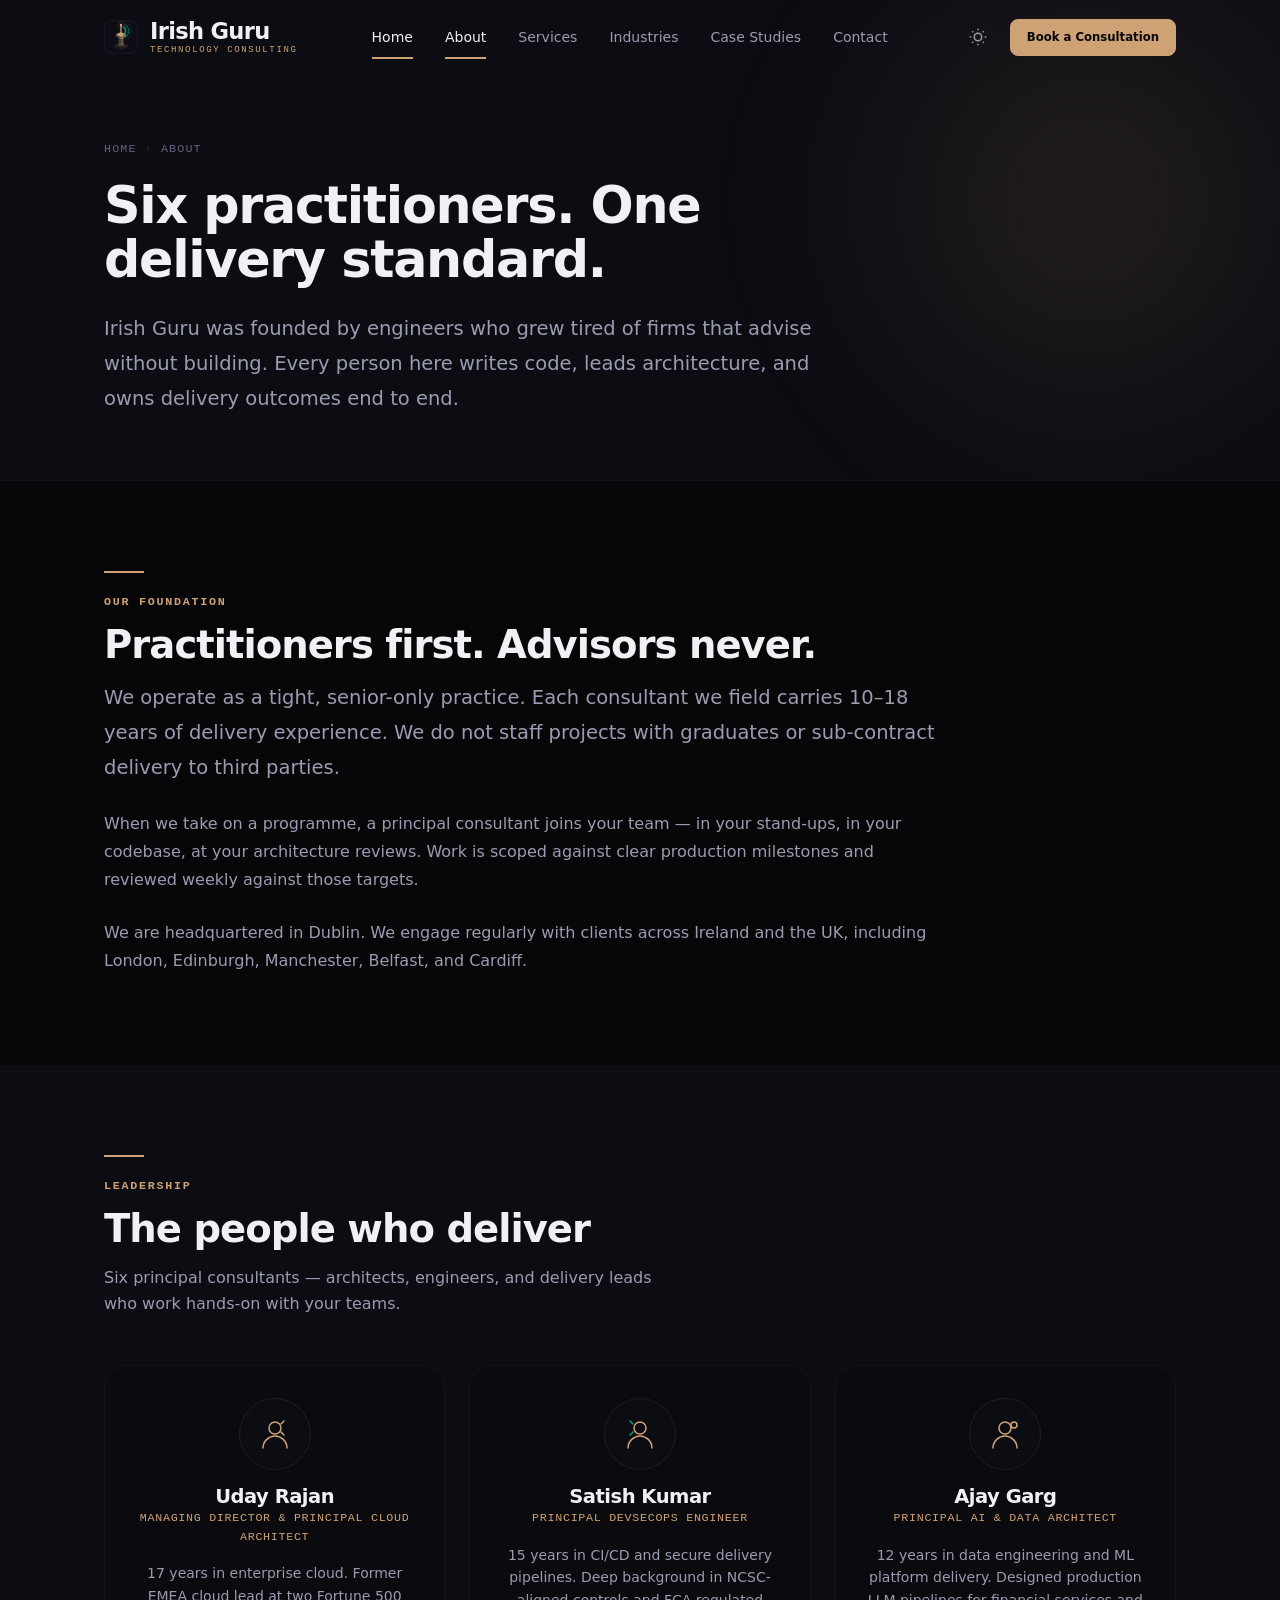
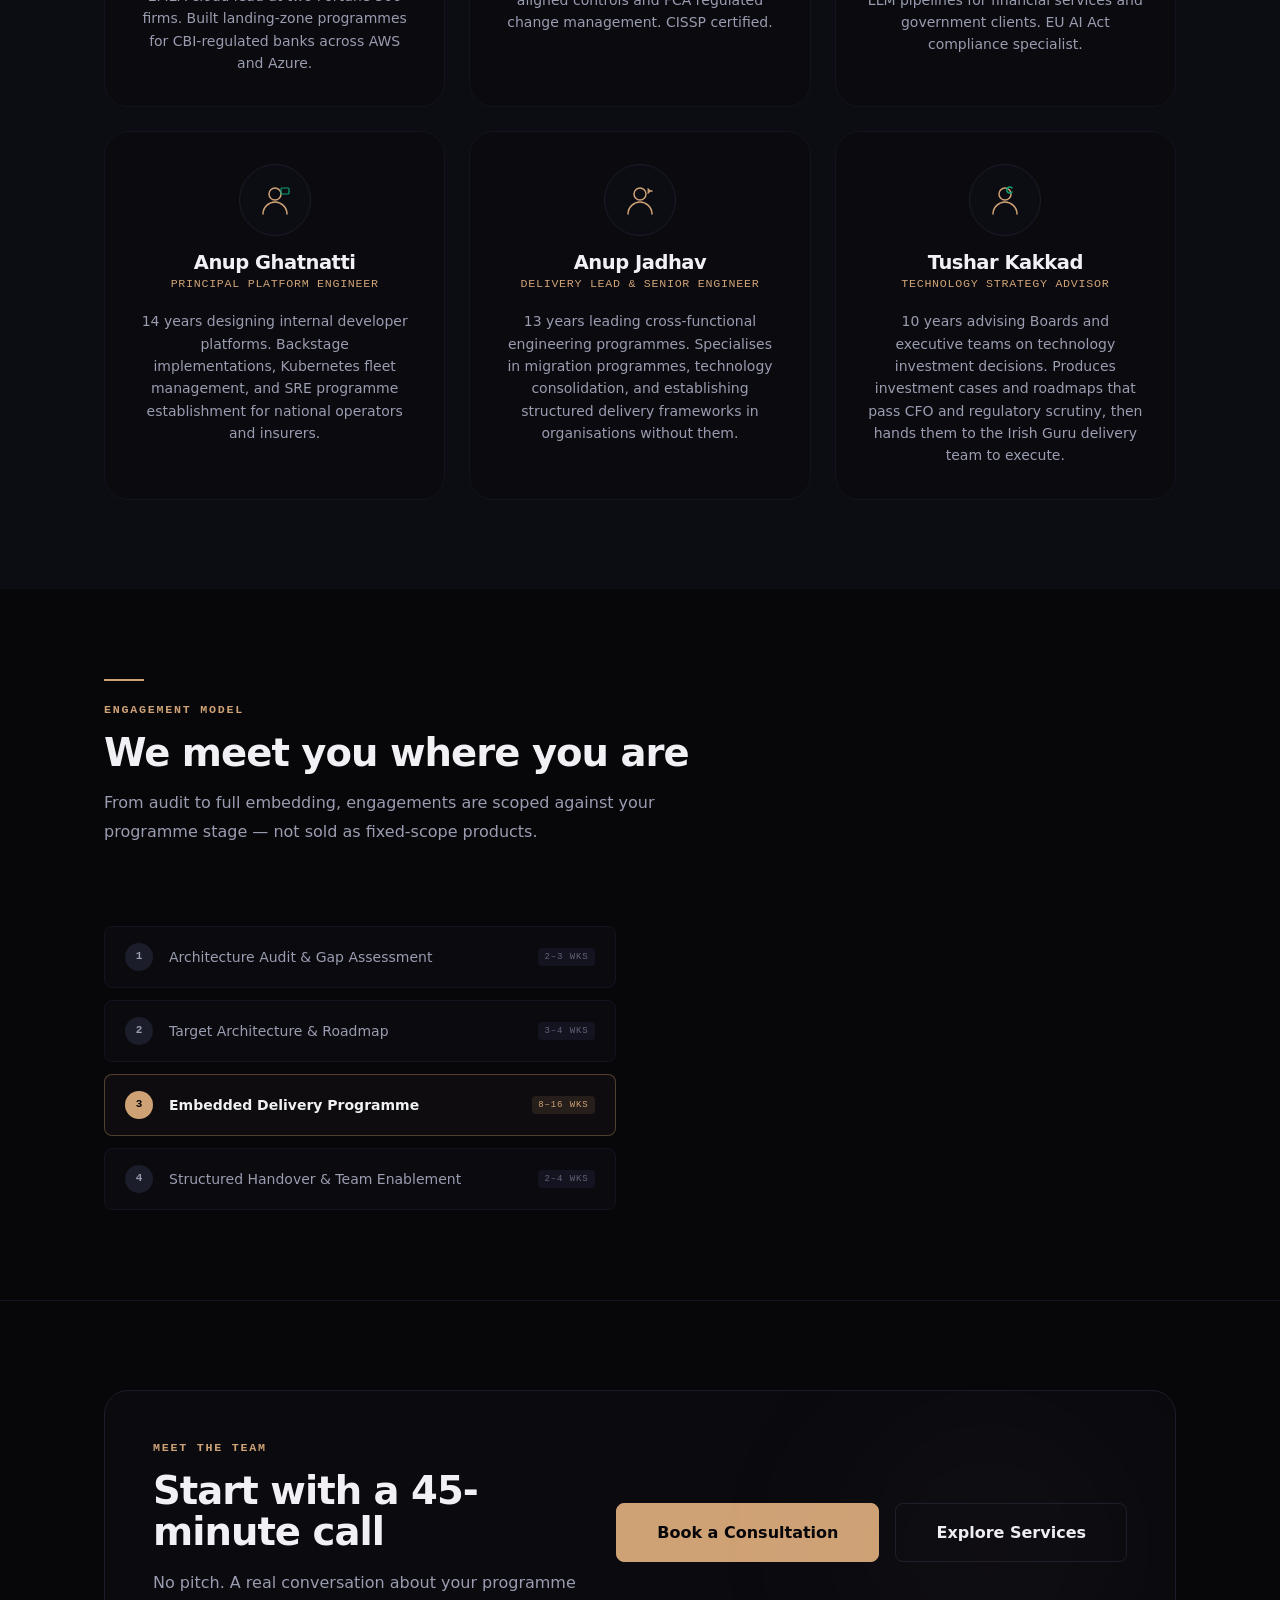
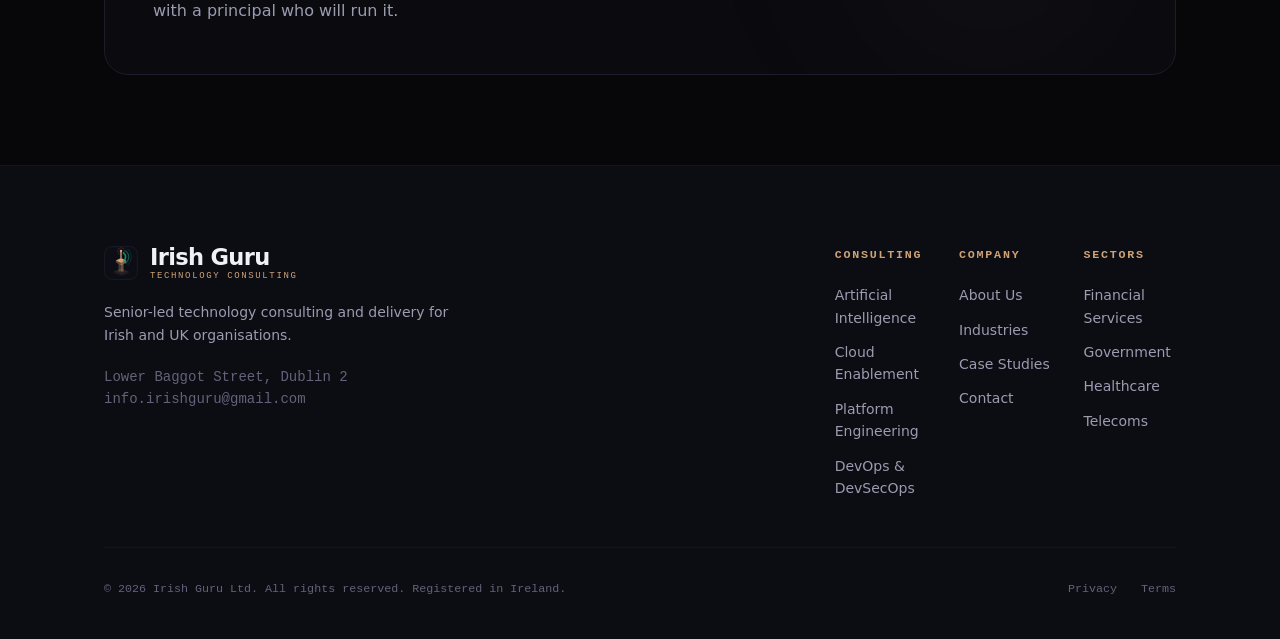
<file: about/index.html>
<!DOCTYPE html>
<html lang="en-IE">
<head>
  <meta charset="UTF-8">
  <meta name="viewport" content="width=device-width, initial-scale=1.0">
  <meta name="theme-color" content="#07070a">
  <link rel="preconnect" href="https://api.fontshare.com" crossorigin>
  <link rel="preconnect" href="https://fonts.googleapis.com">
  <link rel="preconnect" href="https://fonts.gstatic.com" crossorigin>
  <link href="https://api.fontshare.com/v2/css?f[]=satoshi@700,500,400&f[]=cabinet-grotesk@800,700,500&display=swap" rel="stylesheet">
  <link href="https://fonts.googleapis.com/css2?family=Source+Serif+4:ital,opsz,wght@0,8..60,400;0,8..60,600;1,8..60,400&display=swap" rel="stylesheet">
  <title>About — Irish Guru Technology Consulting</title>
  <meta name="description" content="Six senior practitioners, one delivery standard. Irish Guru is a technology consulting firm headquartered in Dublin, serving organisations across Ireland and the UK.">
  <link rel="canonical" href="https://irishguru.com/about/">
  <link rel="icon" href="../favicon.svg" type="image/svg+xml">
  <script>(function(){var t=localStorage.getItem('irishguru-theme');document.documentElement.setAttribute('data-theme',t||'dark');})();</script>
  <link rel="stylesheet" href="../css/styles.css">
</head>
<body>
  <a href="#main" class="skip-link">Skip to main content</a>

  <header class="site-header" role="banner">
    <div class="container site-header__inner">
      <a href="../" class="logo" aria-label="Irish Guru — Home">
        <svg class="logo__mark" viewBox="0 0 40 40" fill="none" xmlns="http://www.w3.org/2000/svg" aria-hidden="true">
          <rect width="40" height="40" rx="9" fill="var(--c-bg-2)"/>
          <rect x=".75" y=".75" width="38.5" height="38.5" rx="8.25" stroke="var(--c-border)" stroke-width="1"/>
          <polygon points="11,30 20,26.5 29,30 20,33.5" fill="var(--c-gold)" opacity=".14"/>
          <polygon points="11,30 11,32 20,35.5 20,33.5" fill="var(--c-gold)" opacity=".06"/>
          <polygon points="29,30 29,32 20,35.5 20,33.5" fill="var(--c-gold)" opacity=".09"/>
          <rect x="17" y="21" width="3" height="9" fill="var(--c-gold)" opacity=".28"/>
          <rect x="20" y="21" width="3" height="9" fill="var(--c-gold)" opacity=".44"/>
          <polygon points="14,17 20,14 26,17 20,20" fill="var(--c-gold)"/>
          <polygon points="14,17 14,19.5 20,22.5 20,20" fill="var(--c-gold)" opacity=".38"/>
          <polygon points="26,17 26,19.5 20,22.5 20,20" fill="var(--c-gold)" opacity=".6"/>
          <line x1="20" y1="14" x2="20" y2="6.5" stroke="var(--c-gold)" stroke-width="1.5" stroke-linecap="round"/>
          <circle cx="20" cy="6" r="1.5" fill="var(--c-gold)"/>
          <circle cx="20" cy="6" r="2" stroke="var(--c-gold)" fill="none" opacity=".4"><animate attributeName="r" values="2;5.5;2" dur="2.5s" repeatCount="indefinite"/><animate attributeName="opacity" values=".4;0;.4" dur="2.5s" repeatCount="indefinite"/></circle>
          <path d="M23 8 Q28 13 23 18" stroke="var(--c-sage)" stroke-width="1.8" fill="none" stroke-linecap="round" opacity=".9"/>
          <path d="M25.5 5.5 Q33 13 25.5 20.5" stroke="var(--c-sage)" stroke-width="1.3" fill="none" stroke-linecap="round" opacity=".55"/>
          <path d="M28 3.5 Q37 13 28 22.5" stroke="var(--c-sage)" stroke-width="1" fill="none" stroke-linecap="round" opacity=".25"/>
        </svg>
        <div class="logo__text">Irish Guru<span>Technology Consulting</span></div>
      </a>
      <nav class="nav" aria-label="Primary">
        <a href="../" class="nav__link" data-nav="home">Home</a>
        <a href="../about/" class="nav__link" data-nav="about">About</a>
        <a href="../services/" class="nav__link" data-nav="services">Services</a>
        <a href="../industries/" class="nav__link" data-nav="industries">Industries</a>
        <a href="../case-studies/" class="nav__link" data-nav="case-studies">Case Studies</a>
        <a href="../contact/" class="nav__link" data-nav="contact">Contact</a>
      </nav>
      <div class="header-actions">
        <button class="theme-toggle" type="button" aria-label="Switch to light mode">
          <svg class="theme-toggle__icon--light" width="18" height="18" viewBox="0 0 24 24" fill="none" stroke="currentColor" stroke-width="2" aria-hidden="true"><circle cx="12" cy="12" r="5"/><path d="M12 1v2M12 21v2M4.22 4.22l1.42 1.42M18.36 18.36l1.42 1.42M1 12h2M21 12h2M4.22 19.78l1.42-1.42M18.36 5.64l1.42-1.42"/></svg>
          <svg class="theme-toggle__icon--dark" width="18" height="18" viewBox="0 0 24 24" fill="none" stroke="currentColor" stroke-width="2" aria-hidden="true"><path d="M21 12.79A9 9 0 1 1 11.21 3 7 7 0 0 0 21 12.79z"/></svg>
        </button>
        <a href="../contact/" class="btn btn--primary btn--sm">Book a Consultation</a>
        <button class="menu-toggle" type="button" aria-expanded="false" aria-controls="mobile-nav" aria-label="Open menu">
          <span class="menu-toggle__bar"></span>
          <span class="menu-toggle__bar"></span>
          <span class="menu-toggle__bar"></span>
        </button>
      </div>
    </div>
    <nav id="mobile-nav" class="mobile-nav" aria-label="Mobile" aria-hidden="true">
      <ul class="mobile-nav__list">
        <li><a href="../" class="mobile-nav__link" data-nav="home">Home</a></li>
        <li><a href="../about/" class="mobile-nav__link" data-nav="about">About</a></li>
        <li><a href="../services/" class="mobile-nav__link" data-nav="services">Services</a></li>
        <li><a href="../industries/" class="mobile-nav__link" data-nav="industries">Industries</a></li>
        <li><a href="../case-studies/" class="mobile-nav__link" data-nav="case-studies">Case Studies</a></li>
        <li><a href="../contact/" class="mobile-nav__link" data-nav="contact">Contact</a></li>
      </ul>
      <div class="mobile-nav__cta">
        <a href="../contact/" class="btn btn--primary btn--lg btn--block">Book a Consultation</a>
        <a href="../services/" class="btn btn--ghost btn--lg btn--block">Explore Services</a>
      </div>
    </nav>
  </header>

  <main id="main">

    <!-- PAGE HERO -->
    <section class="page-hero" aria-labelledby="page-title">
      <div class="container">
        <nav class="breadcrumb" aria-label="Breadcrumb">
          <a href="../">Home</a>
          <span class="breadcrumb__sep" aria-hidden="true">›</span>
          <span aria-current="page">About</span>
        </nav>
        <h1 id="page-title" class="page-hero__title">Six practitioners. One delivery standard.</h1>
        <p class="page-hero__desc">Irish Guru was founded by engineers who grew tired of firms that advise without building. Every person here writes code, leads architecture, and owns delivery outcomes end to end.</p>
      </div>
    </section>

    <!-- COMPANY OVERVIEW -->
    <section class="section" aria-labelledby="overview-h">
      <div class="container">
        <div style="display:grid; gap:var(--s-12); grid-template-columns:1fr;" class="reveal">
          <div style="max-width:52rem;">
            <div class="section-hd__rule" aria-hidden="true"></div>
            <p class="section-hd__eye">Our Foundation</p>
            <h2 id="overview-h" class="section-hd__title" style="max-width:none;">Practitioners first. Advisors never.</h2>
            <p style="font-size:var(--t-lg);color:var(--c-text-2);line-height:var(--lh-relaxed);margin-bottom:var(--s-6);">We operate as a tight, senior-only practice. Each consultant we field carries 10–18 years of delivery experience. We do not staff projects with graduates or sub-contract delivery to third parties.</p>
            <p style="font-size:var(--t-base);color:var(--c-text-2);line-height:var(--lh-relaxed);margin-bottom:var(--s-6);">When we take on a programme, a principal consultant joins your team — in your stand-ups, in your codebase, at your architecture reviews. Work is scoped against clear production milestones and reviewed weekly against those targets.</p>
            <p style="font-size:var(--t-base);color:var(--c-text-2);line-height:var(--lh-relaxed);">We are headquartered in Dublin. We engage regularly with clients across Ireland and the UK, including London, Edinburgh, Manchester, Belfast, and Cardiff.</p>
          </div>
        </div>
      </div>
    </section>

    <!-- TEAM GRID -->
    <section class="section section--alt" id="team" aria-labelledby="team-h">
      <div class="container">
        <header class="section-hd reveal">
          <div class="section-hd__rule" aria-hidden="true"></div>
          <p class="section-hd__eye">Leadership</p>
          <h2 id="team-h" class="section-hd__title">The people who deliver</h2>
          <p class="section-hd__sub">Six principal consultants — architects, engineers, and delivery leads who work hands-on with your teams.</p>
        </header>

        <div class="team-grid reveal">

          <!-- Team Member 1 -->
          <article class="team-card">
            <div class="team-card__avatar" aria-hidden="true">
              <svg width="36" height="36" viewBox="0 0 36 36" fill="none" stroke="currentColor" stroke-width="1.5">
                <circle cx="18" cy="12" r="6"/>
                <path d="M6 32c0-7 6-12 12-12s12 5 12 12" stroke-linecap="round"/>
                <path d="M24 8l3-3M24 16l3 3" stroke="var(--color-accent)" stroke-linecap="round"/>
              </svg>
            </div>
            <h3 class="team-card__name">Uday Rajan</h3>
            <p class="team-card__role">Managing Director &amp; Principal Cloud Architect</p>
            <p class="team-card__bio">17 years in enterprise cloud. Former EMEA cloud lead at two Fortune 500 firms. Built landing-zone programmes for CBI-regulated banks across AWS and Azure.</p>
          </article>

          <!-- Team Member 2 -->
          <article class="team-card">
            <div class="team-card__avatar" aria-hidden="true">
              <svg width="36" height="36" viewBox="0 0 36 36" fill="none" stroke="currentColor" stroke-width="1.5">
                <circle cx="18" cy="12" r="6"/>
                <path d="M6 32c0-7 6-12 12-12s12 5 12 12" stroke-linecap="round"/>
                <path d="M11 8l-3-3M11 16l-3 3" stroke="var(--color-sage)" stroke-linecap="round"/>
              </svg>
            </div>
            <h3 class="team-card__name">Satish Kumar</h3>
            <p class="team-card__role">Principal DevSecOps Engineer</p>
            <p class="team-card__bio">15 years in CI/CD and secure delivery pipelines. Deep background in NCSC-aligned controls and FCA regulated change management. CISSP certified.</p>
          </article>

          <!-- Team Member 3 -->
          <article class="team-card">
            <div class="team-card__avatar" aria-hidden="true">
              <svg width="36" height="36" viewBox="0 0 36 36" fill="none" stroke="currentColor" stroke-width="1.5">
                <circle cx="18" cy="12" r="6"/>
                <path d="M6 32c0-7 6-12 12-12s12 5 12 12" stroke-linecap="round"/>
                <circle cx="27" cy="9" r="3" stroke="var(--color-accent)"/>
              </svg>
            </div>
            <h3 class="team-card__name">Ajay Garg</h3>
            <p class="team-card__role">Principal AI &amp; Data Architect</p>
            <p class="team-card__bio">12 years in data engineering and ML platform delivery. Designed production LLM pipelines for financial services and government clients. EU AI Act compliance specialist.</p>
          </article>

          <!-- Team Member 4 -->
          <article class="team-card">
            <div class="team-card__avatar" aria-hidden="true">
              <svg width="36" height="36" viewBox="0 0 36 36" fill="none" stroke="currentColor" stroke-width="1.5">
                <circle cx="18" cy="12" r="6"/>
                <path d="M6 32c0-7 6-12 12-12s12 5 12 12" stroke-linecap="round"/>
                <rect x="24" y="6" width="8" height="6" rx="1" stroke="var(--color-sage)" stroke-width="1.2"/>
              </svg>
            </div>
            <h3 class="team-card__name">Anup Ghatnatti</h3>
            <p class="team-card__role">Principal Platform Engineer</p>
            <p class="team-card__bio">14 years designing internal developer platforms. Backstage implementations, Kubernetes fleet management, and SRE programme establishment for national operators and insurers.</p>
          </article>

          <!-- Team Member 5 -->
          <article class="team-card">
            <div class="team-card__avatar" aria-hidden="true">
              <svg width="36" height="36" viewBox="0 0 36 36" fill="none" stroke="currentColor" stroke-width="1.5">
                <circle cx="18" cy="12" r="6"/>
                <path d="M6 32c0-7 6-12 12-12s12 5 12 12" stroke-linecap="round"/>
                <path d="M26 7l2 2-2 2M30 9h-4" stroke="var(--color-accent)" stroke-linecap="round"/>
              </svg>
            </div>
            <h3 class="team-card__name">Anup Jadhav</h3>
            <p class="team-card__role">Delivery Lead &amp; Senior Engineer</p>
            <p class="team-card__bio">13 years leading cross-functional engineering programmes. Specialises in migration programmes, technology consolidation, and establishing structured delivery frameworks in organisations without them.</p>
          </article>

          <!-- Team Member 6 -->
          <article class="team-card">
            <div class="team-card__avatar" aria-hidden="true">
              <svg width="36" height="36" viewBox="0 0 36 36" fill="none" stroke="currentColor" stroke-width="1.5">
                <circle cx="18" cy="12" r="6"/>
                <path d="M6 32c0-7 6-12 12-12s12 5 12 12" stroke-linecap="round"/>
                <path d="M25 10a3 3 0 1 1 0-4" stroke="var(--color-sage)" stroke-linecap="round"/>
              </svg>
            </div>
            <h3 class="team-card__name">Tushar Kakkad</h3>
            <p class="team-card__role">Technology Strategy Advisor</p>
            <p class="team-card__bio">10 years advising Boards and executive teams on technology investment decisions. Produces investment cases and roadmaps that pass CFO and regulatory scrutiny, then hands them to the Irish Guru delivery team to execute.</p>
          </article>

        </div>
      </div>
    </section>

    <!-- MATURITY MODEL -->
    <section class="section" aria-labelledby="model-h">
      <div class="container">
        <div style="display:grid;gap:var(--s-12);grid-template-columns:1fr;" class="reveal" style="max-width:48rem;margin:auto;">
          <div style="max-width:38rem;">
            <div class="section-hd__rule" aria-hidden="true"></div>
            <p class="section-hd__eye">Engagement Model</p>
            <h2 id="model-h" class="section-hd__title">We meet you where you are</h2>
            <p style="font-size:var(--t-base);color:var(--c-text-2);line-height:var(--lh-relaxed);margin-bottom:var(--s-8);">From audit to full embedding, engagements are scoped against your programme stage — not sold as fixed-scope products.</p>
          </div>
          <div class="maturity-ladder" style="max-width:32rem;">
            <div class="maturity-ladder__step">
              <span class="maturity-ladder__num">1</span>
              <span class="maturity-ladder__label">Architecture Audit &amp; Gap Assessment</span>
              <span class="maturity-ladder__badge">2–3 wks</span>
            </div>
            <div class="maturity-ladder__step">
              <span class="maturity-ladder__num">2</span>
              <span class="maturity-ladder__label">Target Architecture &amp; Roadmap</span>
              <span class="maturity-ladder__badge">3–4 wks</span>
            </div>
            <div class="maturity-ladder__step maturity-ladder__step--active">
              <span class="maturity-ladder__num">3</span>
              <span class="maturity-ladder__label">Embedded Delivery Programme</span>
              <span class="maturity-ladder__badge">8–16 wks</span>
            </div>
            <div class="maturity-ladder__step">
              <span class="maturity-ladder__num">4</span>
              <span class="maturity-ladder__label">Structured Handover &amp; Team Enablement</span>
              <span class="maturity-ladder__badge">2–4 wks</span>
            </div>
          </div>
        </div>
      </div>
    </section>

    <!-- CTA -->
    <section class="section cta-section" aria-label="Book a consultation">
      <div class="container">
        <div class="cta-block reveal">
          <div class="cta-block__copy">
            <p class="section-hd__eye">Meet the team</p>
            <h2 class="cta-block__h">Start with a 45-minute call</h2>
            <p class="cta-block__p">No pitch. A real conversation about your programme with a principal who will run it.</p>
          </div>
          <div class="cta-block__actions">
            <a href="../contact/" class="btn btn--primary btn--xl">Book a Consultation</a>
            <a href="../services/" class="btn btn--ghost btn--xl">Explore Services</a>
          </div>
        </div>
      </div>
    </section>

  </main>

  <footer class="site-footer" role="contentinfo">
    <div class="container">
      <div class="footer-inner">
        <div class="footer-brand">
          <a href="../" class="logo" aria-label="Irish Guru — Home">
            <svg class="logo__mark" viewBox="0 0 40 40" fill="none" xmlns="http://www.w3.org/2000/svg" aria-hidden="true">
              <rect width="40" height="40" rx="9" fill="var(--c-bg-2)"/>
              <rect x=".75" y=".75" width="38.5" height="38.5" rx="8.25" stroke="var(--c-border)" stroke-width="1"/>
              <polygon points="11,30 20,26.5 29,30 20,33.5" fill="var(--c-gold)" opacity=".14"/>
              <polygon points="11,30 11,32 20,35.5 20,33.5" fill="var(--c-gold)" opacity=".06"/>
              <polygon points="29,30 29,32 20,35.5 20,33.5" fill="var(--c-gold)" opacity=".09"/>
              <rect x="17" y="21" width="3" height="9" fill="var(--c-gold)" opacity=".28"/>
              <rect x="20" y="21" width="3" height="9" fill="var(--c-gold)" opacity=".44"/>
              <polygon points="14,17 20,14 26,17 20,20" fill="var(--c-gold)"/>
              <polygon points="14,17 14,19.5 20,22.5 20,20" fill="var(--c-gold)" opacity=".38"/>
              <polygon points="26,17 26,19.5 20,22.5 20,20" fill="var(--c-gold)" opacity=".6"/>
              <line x1="20" y1="14" x2="20" y2="6.5" stroke="var(--c-gold)" stroke-width="1.5" stroke-linecap="round"/>
              <circle cx="20" cy="6" r="1.5" fill="var(--c-gold)"/>
              <circle cx="20" cy="6" r="2" stroke="var(--c-gold)" fill="none" opacity=".4"><animate attributeName="r" values="2;5.5;2" dur="2.5s" repeatCount="indefinite"/><animate attributeName="opacity" values=".4;0;.4" dur="2.5s" repeatCount="indefinite"/></circle>
              <path d="M23 8 Q28 13 23 18" stroke="var(--c-sage)" stroke-width="1.8" fill="none" stroke-linecap="round" opacity=".9"/>
              <path d="M25.5 5.5 Q33 13 25.5 20.5" stroke="var(--c-sage)" stroke-width="1.3" fill="none" stroke-linecap="round" opacity=".55"/>
              <path d="M28 3.5 Q37 13 28 22.5" stroke="var(--c-sage)" stroke-width="1" fill="none" stroke-linecap="round" opacity=".25"/>
            </svg>
            <div class="logo__text">Irish Guru<span>Technology Consulting</span></div>
          </a>
          <p class="footer-brand__desc">Senior-led technology consulting and delivery for Irish and UK organisations.</p>
          <p class="footer-brand__address">Lower Baggot Street, Dublin 2<br>info.irishguru@gmail.com</p>
        </div>
        <nav class="footer-nav" aria-label="Footer navigation">
          <div class="footer-col">
            <p class="footer-col__head">Consulting</p>
            <a href="../services/#ai" class="footer-col__link">Artificial Intelligence</a>
            <a href="../services/#cloud" class="footer-col__link">Cloud Enablement</a>
            <a href="../services/#platform" class="footer-col__link">Platform Engineering</a>
            <a href="../services/#devops" class="footer-col__link">DevOps &amp; DevSecOps</a>
          </div>
          <div class="footer-col">
            <p class="footer-col__head">Company</p>
            <a href="../about/" class="footer-col__link">About Us</a>
            <a href="../industries/" class="footer-col__link">Industries</a>
            <a href="../case-studies/" class="footer-col__link">Case Studies</a>
            <a href="../contact/" class="footer-col__link">Contact</a>
          </div>
          <div class="footer-col">
            <p class="footer-col__head">Sectors</p>
            <a href="../industries/#financial-services" class="footer-col__link">Financial Services</a>
            <a href="../industries/#public-sector" class="footer-col__link">Government</a>
            <a href="../industries/#healthcare" class="footer-col__link">Healthcare</a>
            <a href="../industries/#telecom" class="footer-col__link">Telecoms</a>
          </div>
        </nav>
      </div>
      <div class="footer-base">
        <p>&copy; 2026 Irish Guru Ltd. All rights reserved. Registered in Ireland.</p>
        <div class="footer-base__links">
          <a href="#privacy">Privacy</a>
          <a href="#terms">Terms</a>
        </div>
      </div>
    </div>
  </footer>

  <script src="../js/main.js"></script>
</body>
</html>
</file>
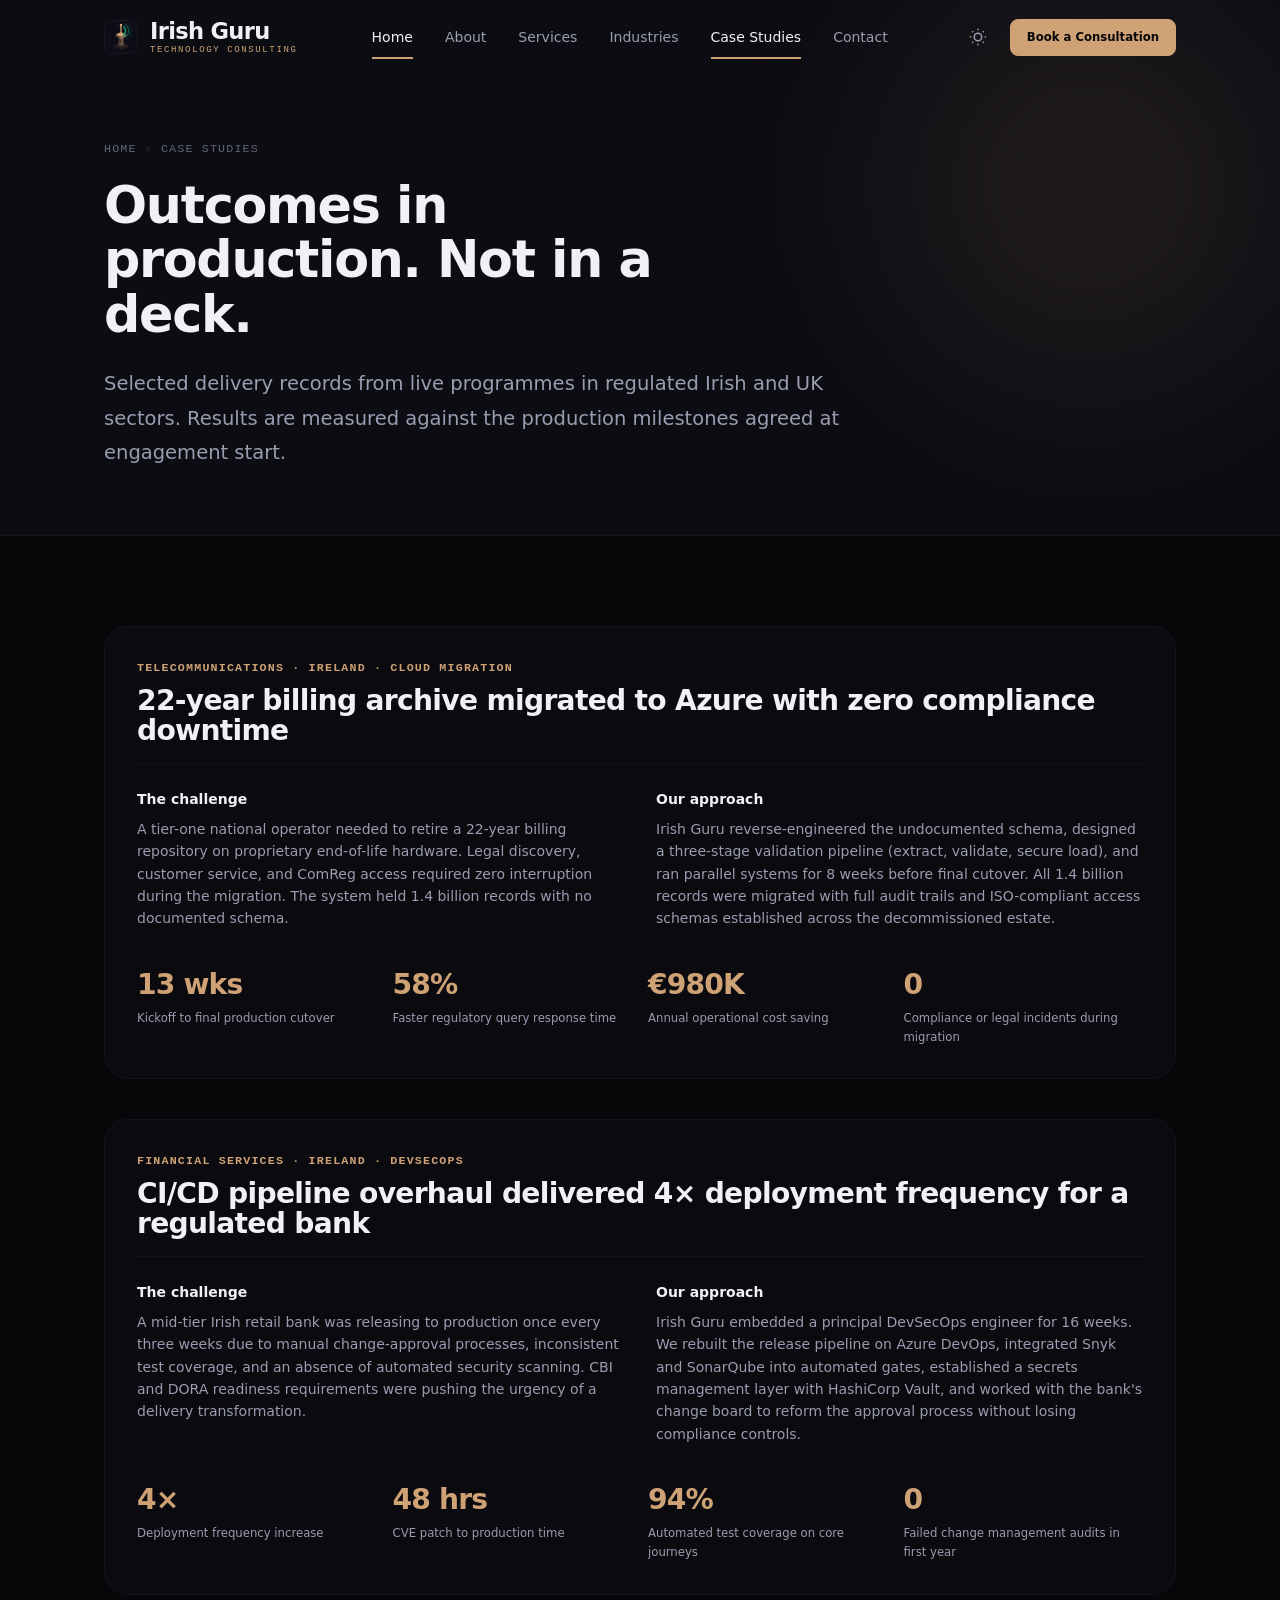
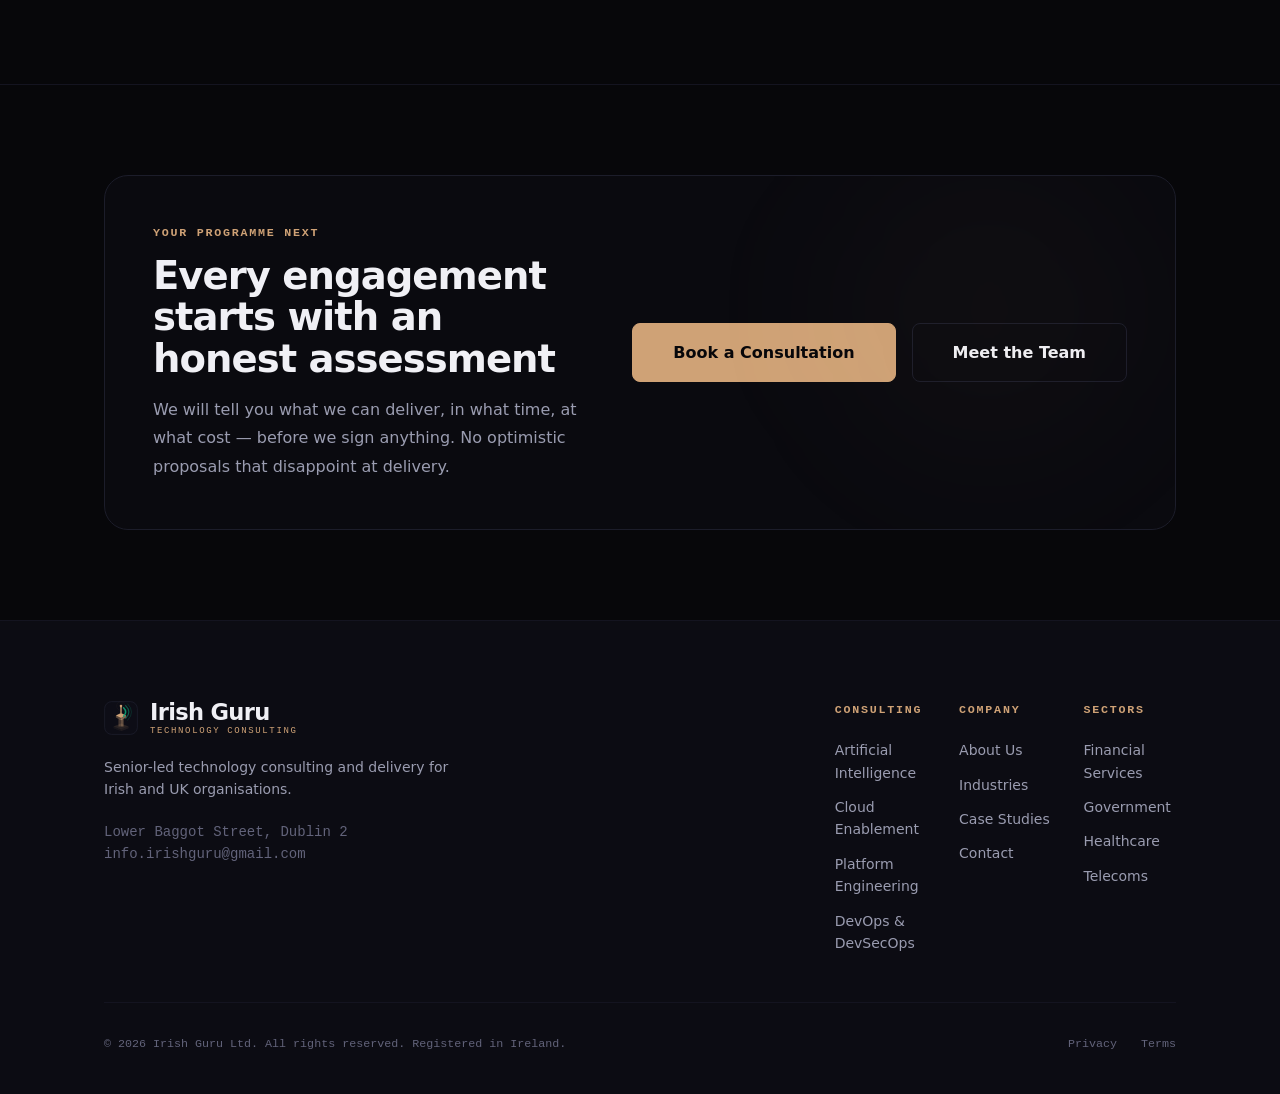
<file: case-studies/index.html>
<!DOCTYPE html>
<html lang="en-IE">
<head>
  <meta charset="UTF-8">
  <meta name="viewport" content="width=device-width, initial-scale=1.0">
  <meta name="theme-color" content="#07070a">
  <link rel="preconnect" href="https://api.fontshare.com" crossorigin>
  <link rel="preconnect" href="https://fonts.googleapis.com">
  <link rel="preconnect" href="https://fonts.gstatic.com" crossorigin>
  <link href="https://api.fontshare.com/v2/css?f[]=satoshi@700,500,400&f[]=cabinet-grotesk@800,700,500&display=swap" rel="stylesheet">
  <link href="https://fonts.googleapis.com/css2?family=Source+Serif+4:ital,opsz,wght@0,8..60,400;0,8..60,600;1,8..60,400&display=swap" rel="stylesheet">
  <title>Case Studies — Irish Guru Technology Consulting</title>
  <meta name="description" content="Production-verified delivery records from Irish Guru technology programmes in financial services, government, and telecommunications across Ireland and the UK.">
  <link rel="canonical" href="https://irishguru.com/case-studies/">
  <link rel="icon" href="../favicon.svg" type="image/svg+xml">
  <script>(function(){var t=localStorage.getItem('irishguru-theme');document.documentElement.setAttribute('data-theme',t||'dark');})();</script>
  <link rel="stylesheet" href="../css/styles.css">
</head>
<body>
  <a href="#main" class="skip-link">Skip to main content</a>
  <header class="site-header" role="banner">
    <div class="container site-header__inner">
      <a href="../" class="logo" aria-label="Irish Guru — Home">
        <svg class="logo__mark" viewBox="0 0 40 40" fill="none" aria-hidden="true">
          <rect width="40" height="40" rx="9" fill="var(--c-bg-2)"/>
          <rect x=".75" y=".75" width="38.5" height="38.5" rx="8.25" stroke="var(--c-border)" stroke-width="1"/>
          <polygon points="11,30 20,26.5 29,30 20,33.5" fill="var(--c-gold)" opacity=".14"/>
          <polygon points="11,30 11,32 20,35.5 20,33.5" fill="var(--c-gold)" opacity=".06"/>
          <polygon points="29,30 29,32 20,35.5 20,33.5" fill="var(--c-gold)" opacity=".09"/>
          <rect x="17" y="21" width="3" height="9" fill="var(--c-gold)" opacity=".28"/>
          <rect x="20" y="21" width="3" height="9" fill="var(--c-gold)" opacity=".44"/>
          <polygon points="14,17 20,14 26,17 20,20" fill="var(--c-gold)"/>
          <polygon points="14,17 14,19.5 20,22.5 20,20" fill="var(--c-gold)" opacity=".38"/>
          <polygon points="26,17 26,19.5 20,22.5 20,20" fill="var(--c-gold)" opacity=".6"/>
          <line x1="20" y1="14" x2="20" y2="6.5" stroke="var(--c-gold)" stroke-width="1.5" stroke-linecap="round"/>
          <circle cx="20" cy="6" r="1.5" fill="var(--c-gold)"/>
          <circle cx="20" cy="6" r="2" stroke="var(--c-gold)" fill="none" opacity=".4"><animate attributeName="r" values="2;5.5;2" dur="2.5s" repeatCount="indefinite"/><animate attributeName="opacity" values=".4;0;.4" dur="2.5s" repeatCount="indefinite"/></circle>
          <path d="M23 8 Q28 13 23 18" stroke="var(--c-sage)" stroke-width="1.8" fill="none" stroke-linecap="round" opacity=".9"/>
          <path d="M25.5 5.5 Q33 13 25.5 20.5" stroke="var(--c-sage)" stroke-width="1.3" fill="none" stroke-linecap="round" opacity=".55"/>
          <path d="M28 3.5 Q37 13 28 22.5" stroke="var(--c-sage)" stroke-width="1" fill="none" stroke-linecap="round" opacity=".25"/>
        </svg>
        <div class="logo__text">Irish Guru<span>Technology Consulting</span></div>
      </a>
      <nav class="nav" aria-label="Primary">
        <a href="../" class="nav__link" data-nav="home">Home</a>
        <a href="../about/" class="nav__link" data-nav="about">About</a>
        <a href="../services/" class="nav__link" data-nav="services">Services</a>
        <a href="../industries/" class="nav__link" data-nav="industries">Industries</a>
        <a href="../case-studies/" class="nav__link" data-nav="case-studies">Case Studies</a>
        <a href="../contact/" class="nav__link" data-nav="contact">Contact</a>
      </nav>
      <div class="header-actions">
        <button class="theme-toggle" type="button" aria-label="Switch to light mode">
          <svg class="theme-toggle__icon--light" width="18" height="18" viewBox="0 0 24 24" fill="none" stroke="currentColor" stroke-width="2" aria-hidden="true"><circle cx="12" cy="12" r="5"/><path d="M12 1v2M12 21v2M4.22 4.22l1.42 1.42M18.36 18.36l1.42 1.42M1 12h2M21 12h2M4.22 19.78l1.42-1.42M18.36 5.64l1.42-1.42"/></svg>
          <svg class="theme-toggle__icon--dark" width="18" height="18" viewBox="0 0 24 24" fill="none" stroke="currentColor" stroke-width="2" aria-hidden="true"><path d="M21 12.79A9 9 0 1 1 11.21 3 7 7 0 0 0 21 12.79z"/></svg>
        </button>
        <a href="../contact/" class="btn btn--primary btn--sm">Book a Consultation</a>
        <button class="menu-toggle" type="button" aria-expanded="false" aria-controls="mobile-nav" aria-label="Open menu">
          <span class="menu-toggle__bar"></span><span class="menu-toggle__bar"></span><span class="menu-toggle__bar"></span>
        </button>
      </div>
    </div>
    <nav id="mobile-nav" class="mobile-nav" aria-label="Mobile" aria-hidden="true">
      <ul class="mobile-nav__list">
        <li><a href="../" class="mobile-nav__link" data-nav="home">Home</a></li>
        <li><a href="../about/" class="mobile-nav__link" data-nav="about">About</a></li>
        <li><a href="../services/" class="mobile-nav__link" data-nav="services">Services</a></li>
        <li><a href="../industries/" class="mobile-nav__link" data-nav="industries">Industries</a></li>
        <li><a href="../case-studies/" class="mobile-nav__link" data-nav="case-studies">Case Studies</a></li>
        <li><a href="../contact/" class="mobile-nav__link" data-nav="contact">Contact</a></li>
      </ul>
      <div class="mobile-nav__cta">
        <a href="../contact/" class="btn btn--primary btn--lg btn--block">Book a Consultation</a>
      </div>
    </nav>
  </header>

  <main id="main">
    <section class="page-hero" aria-labelledby="page-title">
      <div class="container">
        <nav class="breadcrumb" aria-label="Breadcrumb">
          <a href="../">Home</a>
          <span class="breadcrumb__sep" aria-hidden="true">›</span>
          <span aria-current="page">Case Studies</span>
        </nav>
        <h1 id="page-title" class="page-hero__title">Outcomes in production. Not in a deck.</h1>
        <p class="page-hero__desc">Selected delivery records from live programmes in regulated Irish and UK sectors. Results are measured against the production milestones agreed at engagement start.</p>
      </div>
    </section>

    <section class="section" aria-label="Case study list">
      <div class="container">
        <div class="cases-list">

          <!-- CASE 1 -->
          <article class="case-study reveal" aria-labelledby="cs1-title">
            <div class="case-study__header">
              <p class="case-study__meta">Telecommunications · Ireland · Cloud Migration</p>
              <h2 id="cs1-title" class="case-study__title">22-year billing archive migrated to Azure with zero compliance downtime</h2>
            </div>
            <div class="case-study__body">
              <div class="case-study__block">
                <strong>The challenge</strong>
                <p>A tier-one national operator needed to retire a 22-year billing repository on proprietary end-of-life hardware. Legal discovery, customer service, and ComReg access required zero interruption during the migration. The system held 1.4 billion records with no documented schema.</p>
              </div>
              <div class="case-study__block">
                <strong>Our approach</strong>
                <p>Irish Guru reverse-engineered the undocumented schema, designed a three-stage validation pipeline (extract, validate, secure load), and ran parallel systems for 8 weeks before final cutover. All 1.4 billion records were migrated with full audit trails and ISO-compliant access schemas established across the decommissioned estate.</p>
              </div>
              <div class="case-study__results">
                <div>
                  <p class="case-study__metric-value">13 wks</p>
                  <p class="case-study__metric-label">Kickoff to final production cutover</p>
                </div>
                <div>
                  <p class="case-study__metric-value">58%</p>
                  <p class="case-study__metric-label">Faster regulatory query response time</p>
                </div>
                <div>
                  <p class="case-study__metric-value">€980K</p>
                  <p class="case-study__metric-label">Annual operational cost saving</p>
                </div>
                <div>
                  <p class="case-study__metric-value">0</p>
                  <p class="case-study__metric-label">Compliance or legal incidents during migration</p>
                </div>
              </div>
            </div>
          </article>

          <!-- CASE 2 -->
          <article class="case-study reveal" aria-labelledby="cs2-title">
            <div class="case-study__header">
              <p class="case-study__meta">Financial Services · Ireland · DevSecOps</p>
              <h2 id="cs2-title" class="case-study__title">CI/CD pipeline overhaul delivered 4× deployment frequency for a regulated bank</h2>
            </div>
            <div class="case-study__body">
              <div class="case-study__block">
                <strong>The challenge</strong>
                <p>A mid-tier Irish retail bank was releasing to production once every three weeks due to manual change-approval processes, inconsistent test coverage, and an absence of automated security scanning. CBI and DORA readiness requirements were pushing the urgency of a delivery transformation.</p>
              </div>
              <div class="case-study__block">
                <strong>Our approach</strong>
                <p>Irish Guru embedded a principal DevSecOps engineer for 16 weeks. We rebuilt the release pipeline on Azure DevOps, integrated Snyk and SonarQube into automated gates, established a secrets management layer with HashiCorp Vault, and worked with the bank's change board to reform the approval process without losing compliance controls.</p>
              </div>
              <div class="case-study__results">
                <div>
                  <p class="case-study__metric-value">4×</p>
                  <p class="case-study__metric-label">Deployment frequency increase</p>
                </div>
                <div>
                  <p class="case-study__metric-value">48 hrs</p>
                  <p class="case-study__metric-label">CVE patch to production time</p>
                </div>
                <div>
                  <p class="case-study__metric-value">94%</p>
                  <p class="case-study__metric-label">Automated test coverage on core journeys</p>
                </div>
                <div>
                  <p class="case-study__metric-value">0</p>
                  <p class="case-study__metric-label">Failed change management audits in first year</p>
                </div>
              </div>
            </div>
          </article>

        </div>
      </div>
    </section>

    <section class="section cta-section" aria-label="Book a consultation">
      <div class="container">
        <div class="cta-block reveal">
          <div class="cta-block__copy">
            <p class="section-hd__eye">Your programme next</p>
            <h2 class="cta-block__h">Every engagement starts with an honest assessment</h2>
            <p class="cta-block__p">We will tell you what we can deliver, in what time, at what cost — before we sign anything. No optimistic proposals that disappoint at delivery.</p>
          </div>
          <div class="cta-block__actions">
            <a href="../contact/" class="btn btn--primary btn--xl">Book a Consultation</a>
            <a href="../about/" class="btn btn--ghost btn--xl">Meet the Team</a>
          </div>
        </div>
      </div>
    </section>
  </main>

  <footer class="site-footer" role="contentinfo">
    <div class="container">
      <div class="footer-inner">
        <div class="footer-brand">
          <a href="../" class="logo" aria-label="Irish Guru — Home">
            <svg class="logo__mark" viewBox="0 0 40 40" fill="none" aria-hidden="true">
              <rect width="40" height="40" rx="9" fill="var(--c-bg-2)"/>
              <rect x=".75" y=".75" width="38.5" height="38.5" rx="8.25" stroke="var(--c-border)" stroke-width="1"/>
              <polygon points="11,30 20,26.5 29,30 20,33.5" fill="var(--c-gold)" opacity=".14"/>
              <polygon points="11,30 11,32 20,35.5 20,33.5" fill="var(--c-gold)" opacity=".06"/>
              <polygon points="29,30 29,32 20,35.5 20,33.5" fill="var(--c-gold)" opacity=".09"/>
              <rect x="17" y="21" width="3" height="9" fill="var(--c-gold)" opacity=".28"/>
              <rect x="20" y="21" width="3" height="9" fill="var(--c-gold)" opacity=".44"/>
              <polygon points="14,17 20,14 26,17 20,20" fill="var(--c-gold)"/>
              <polygon points="14,17 14,19.5 20,22.5 20,20" fill="var(--c-gold)" opacity=".38"/>
              <polygon points="26,17 26,19.5 20,22.5 20,20" fill="var(--c-gold)" opacity=".6"/>
              <line x1="20" y1="14" x2="20" y2="6.5" stroke="var(--c-gold)" stroke-width="1.5" stroke-linecap="round"/>
              <circle cx="20" cy="6" r="1.5" fill="var(--c-gold)"/>
              <circle cx="20" cy="6" r="2" stroke="var(--c-gold)" fill="none" opacity=".4"><animate attributeName="r" values="2;5.5;2" dur="2.5s" repeatCount="indefinite"/><animate attributeName="opacity" values=".4;0;.4" dur="2.5s" repeatCount="indefinite"/></circle>
              <path d="M23 8 Q28 13 23 18" stroke="var(--c-sage)" stroke-width="1.8" fill="none" stroke-linecap="round" opacity=".9"/>
              <path d="M25.5 5.5 Q33 13 25.5 20.5" stroke="var(--c-sage)" stroke-width="1.3" fill="none" stroke-linecap="round" opacity=".55"/>
              <path d="M28 3.5 Q37 13 28 22.5" stroke="var(--c-sage)" stroke-width="1" fill="none" stroke-linecap="round" opacity=".25"/>
            </svg>
            <div class="logo__text">Irish Guru<span>Technology Consulting</span></div>
          </a>
          <p class="footer-brand__desc">Senior-led technology consulting and delivery for Irish and UK organisations.</p>
          <p class="footer-brand__address">Lower Baggot Street, Dublin 2<br>info.irishguru@gmail.com</p>
        </div>
        <nav class="footer-nav" aria-label="Footer navigation">
          <div class="footer-col">
            <p class="footer-col__head">Consulting</p>
            <a href="../services/#ai" class="footer-col__link">Artificial Intelligence</a>
            <a href="../services/#cloud" class="footer-col__link">Cloud Enablement</a>
            <a href="../services/#platform" class="footer-col__link">Platform Engineering</a>
            <a href="../services/#devops" class="footer-col__link">DevOps &amp; DevSecOps</a>
          </div>
          <div class="footer-col">
            <p class="footer-col__head">Company</p>
            <a href="../about/" class="footer-col__link">About Us</a>
            <a href="../industries/" class="footer-col__link">Industries</a>
            <a href="../case-studies/" class="footer-col__link">Case Studies</a>
            <a href="../contact/" class="footer-col__link">Contact</a>
          </div>
          <div class="footer-col">
            <p class="footer-col__head">Sectors</p>
            <a href="../industries/#financial-services" class="footer-col__link">Financial Services</a>
            <a href="../industries/#public-sector" class="footer-col__link">Government</a>
            <a href="../industries/#healthcare" class="footer-col__link">Healthcare</a>
            <a href="../industries/#telecom" class="footer-col__link">Telecoms</a>
          </div>
        </nav>
      </div>
      <div class="footer-base">
        <p>&copy; 2026 Irish Guru Ltd. All rights reserved. Registered in Ireland.</p>
        <div class="footer-base__links"><a href="#privacy">Privacy</a><a href="#terms">Terms</a></div>
      </div>
    </div>
  </footer>

  <script src="../js/main.js"></script>
</body>
</html>
</file>
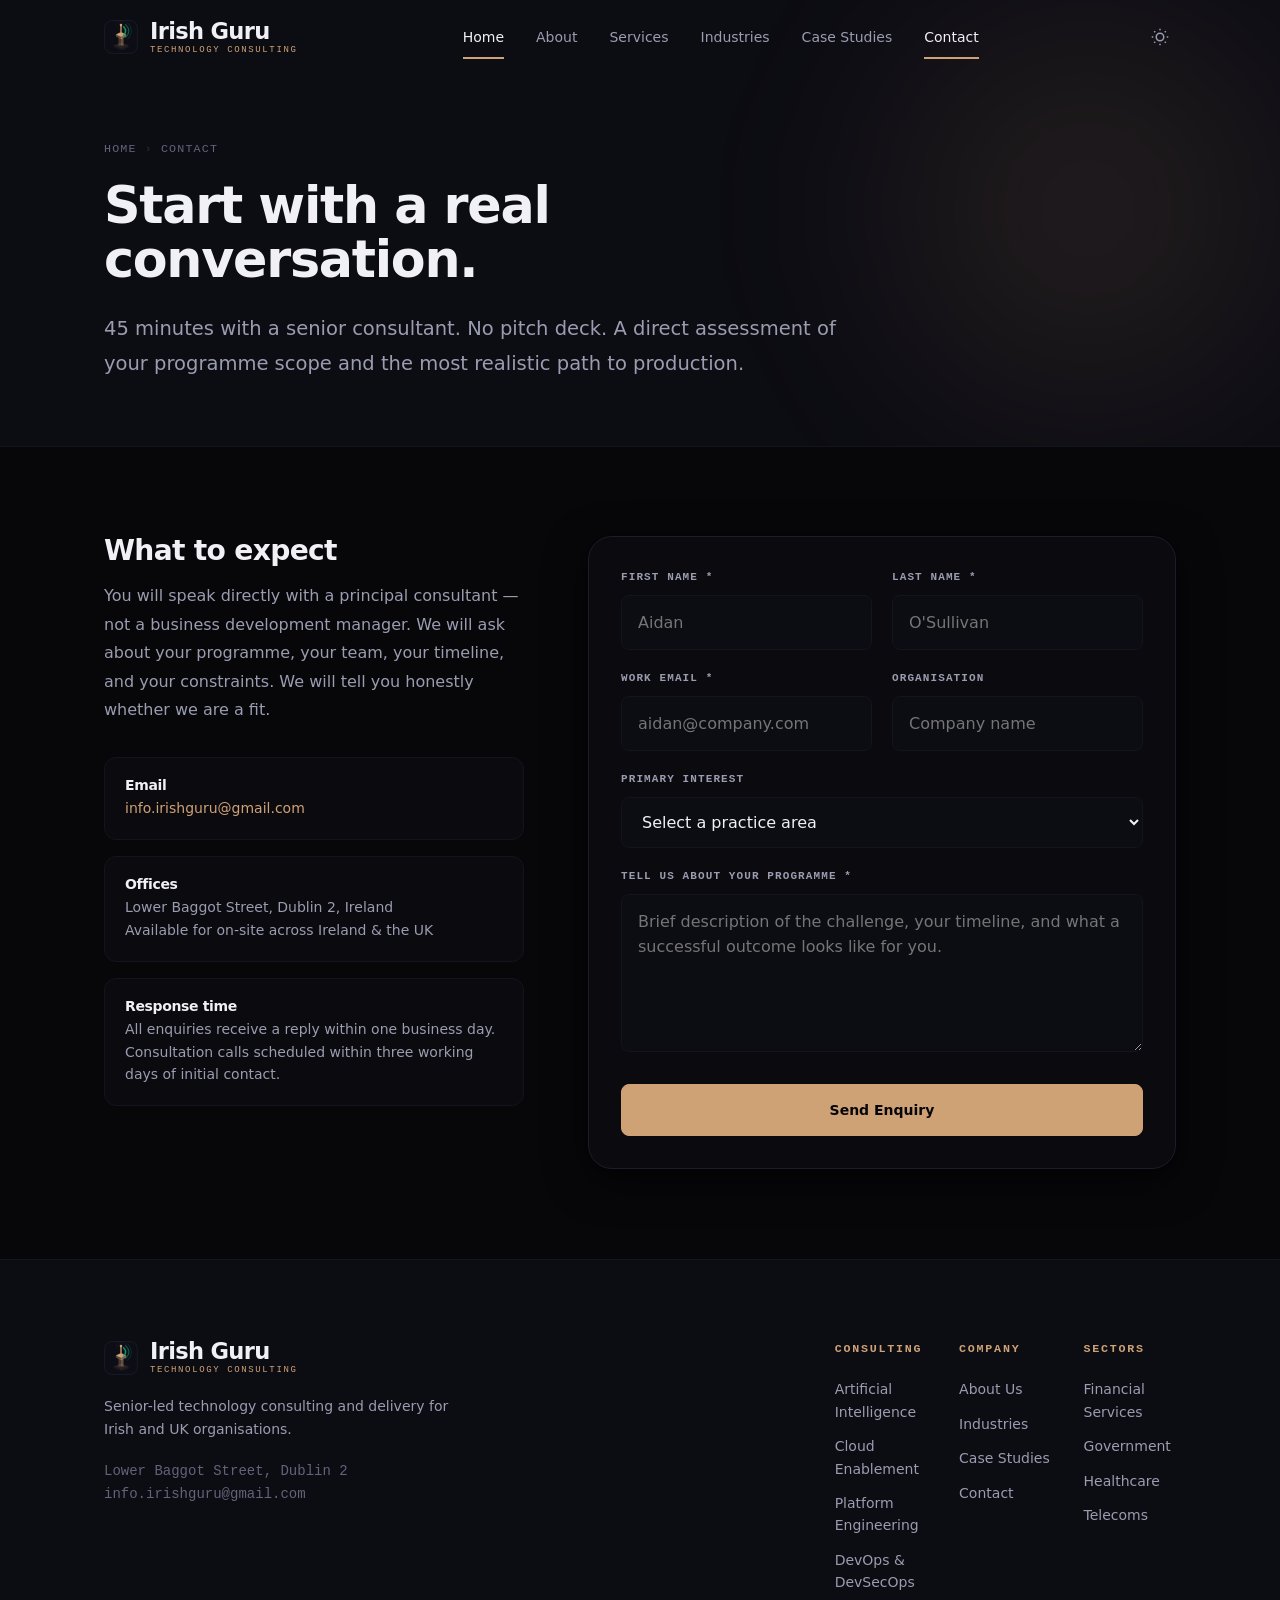
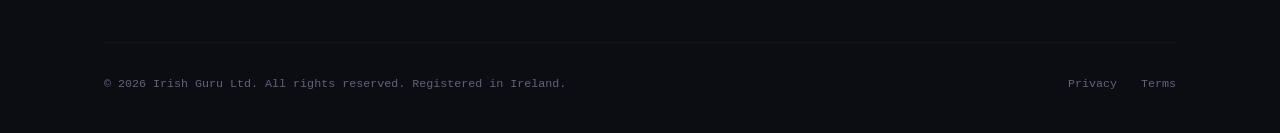
<file: contact/index.html>
<!DOCTYPE html>
<html lang="en-IE">
<head>
  <meta charset="UTF-8">
  <meta name="viewport" content="width=device-width, initial-scale=1.0">
  <meta name="theme-color" content="#07070a">
  <link rel="preconnect" href="https://api.fontshare.com" crossorigin>
  <link rel="preconnect" href="https://fonts.googleapis.com">
  <link rel="preconnect" href="https://fonts.gstatic.com" crossorigin>
  <link href="https://api.fontshare.com/v2/css?f[]=satoshi@700,500,400&f[]=cabinet-grotesk@800,700,500&display=swap" rel="stylesheet">
  <link href="https://fonts.googleapis.com/css2?family=Source+Serif+4:ital,opsz,wght@0,8..60,400;0,8..60,600;1,8..60,400&display=swap" rel="stylesheet">
  <title>Contact — Irish Guru Technology Consulting</title>
  <meta name="description" content="Book a 45-minute consultation with a senior Irish Guru consultant. No pitch, no proposal — a real assessment of your technology programme.">
  <link rel="canonical" href="https://irishguru.com/contact/">
  <link rel="icon" href="../favicon.svg" type="image/svg+xml">
  <script>(function(){var t=localStorage.getItem('irishguru-theme');document.documentElement.setAttribute('data-theme',t||'dark');})();</script>
  <link rel="stylesheet" href="../css/styles.css">
</head>
<body>
  <a href="#main" class="skip-link">Skip to main content</a>
  <header class="site-header" role="banner">
    <div class="container site-header__inner">
      <a href="../" class="logo" aria-label="Irish Guru — Home">
        <svg class="logo__mark" viewBox="0 0 40 40" fill="none" aria-hidden="true">
          <rect width="40" height="40" rx="9" fill="var(--c-bg-2)"/>
          <rect x=".75" y=".75" width="38.5" height="38.5" rx="8.25" stroke="var(--c-border)" stroke-width="1"/>
          <polygon points="11,30 20,26.5 29,30 20,33.5" fill="var(--c-gold)" opacity=".14"/>
          <polygon points="11,30 11,32 20,35.5 20,33.5" fill="var(--c-gold)" opacity=".06"/>
          <polygon points="29,30 29,32 20,35.5 20,33.5" fill="var(--c-gold)" opacity=".09"/>
          <rect x="17" y="21" width="3" height="9" fill="var(--c-gold)" opacity=".28"/>
          <rect x="20" y="21" width="3" height="9" fill="var(--c-gold)" opacity=".44"/>
          <polygon points="14,17 20,14 26,17 20,20" fill="var(--c-gold)"/>
          <polygon points="14,17 14,19.5 20,22.5 20,20" fill="var(--c-gold)" opacity=".38"/>
          <polygon points="26,17 26,19.5 20,22.5 20,20" fill="var(--c-gold)" opacity=".6"/>
          <line x1="20" y1="14" x2="20" y2="6.5" stroke="var(--c-gold)" stroke-width="1.5" stroke-linecap="round"/>
          <circle cx="20" cy="6" r="1.5" fill="var(--c-gold)"/>
          <circle cx="20" cy="6" r="2" stroke="var(--c-gold)" fill="none" opacity=".4"><animate attributeName="r" values="2;5.5;2" dur="2.5s" repeatCount="indefinite"/><animate attributeName="opacity" values=".4;0;.4" dur="2.5s" repeatCount="indefinite"/></circle>
          <path d="M23 8 Q28 13 23 18" stroke="var(--c-sage)" stroke-width="1.8" fill="none" stroke-linecap="round" opacity=".9"/>
          <path d="M25.5 5.5 Q33 13 25.5 20.5" stroke="var(--c-sage)" stroke-width="1.3" fill="none" stroke-linecap="round" opacity=".55"/>
          <path d="M28 3.5 Q37 13 28 22.5" stroke="var(--c-sage)" stroke-width="1" fill="none" stroke-linecap="round" opacity=".25"/>
        </svg>
        <div class="logo__text">Irish Guru<span>Technology Consulting</span></div>
      </a>
      <nav class="nav" aria-label="Primary">
        <a href="../" class="nav__link" data-nav="home">Home</a>
        <a href="../about/" class="nav__link" data-nav="about">About</a>
        <a href="../services/" class="nav__link" data-nav="services">Services</a>
        <a href="../industries/" class="nav__link" data-nav="industries">Industries</a>
        <a href="../case-studies/" class="nav__link" data-nav="case-studies">Case Studies</a>
        <a href="../contact/" class="nav__link" data-nav="contact">Contact</a>
      </nav>
      <div class="header-actions">
        <button class="theme-toggle" type="button" aria-label="Switch to light mode">
          <svg class="theme-toggle__icon--light" width="18" height="18" viewBox="0 0 24 24" fill="none" stroke="currentColor" stroke-width="2" aria-hidden="true"><circle cx="12" cy="12" r="5"/><path d="M12 1v2M12 21v2M4.22 4.22l1.42 1.42M18.36 18.36l1.42 1.42M1 12h2M21 12h2M4.22 19.78l1.42-1.42M18.36 5.64l1.42-1.42"/></svg>
          <svg class="theme-toggle__icon--dark" width="18" height="18" viewBox="0 0 24 24" fill="none" stroke="currentColor" stroke-width="2" aria-hidden="true"><path d="M21 12.79A9 9 0 1 1 11.21 3 7 7 0 0 0 21 12.79z"/></svg>
        </button>
        <button class="menu-toggle" type="button" aria-expanded="false" aria-controls="mobile-nav" aria-label="Open menu">
          <span class="menu-toggle__bar"></span><span class="menu-toggle__bar"></span><span class="menu-toggle__bar"></span>
        </button>
      </div>
    </div>
    <nav id="mobile-nav" class="mobile-nav" aria-label="Mobile" aria-hidden="true">
      <ul class="mobile-nav__list">
        <li><a href="../" class="mobile-nav__link" data-nav="home">Home</a></li>
        <li><a href="../about/" class="mobile-nav__link" data-nav="about">About</a></li>
        <li><a href="../services/" class="mobile-nav__link" data-nav="services">Services</a></li>
        <li><a href="../industries/" class="mobile-nav__link" data-nav="industries">Industries</a></li>
        <li><a href="../case-studies/" class="mobile-nav__link" data-nav="case-studies">Case Studies</a></li>
        <li><a href="../contact/" class="mobile-nav__link" data-nav="contact">Contact</a></li>
      </ul>
    </nav>
  </header>

  <main id="main">
    <section class="page-hero" aria-labelledby="page-title">
      <div class="container">
        <nav class="breadcrumb" aria-label="Breadcrumb">
          <a href="../">Home</a>
          <span class="breadcrumb__sep" aria-hidden="true">›</span>
          <span aria-current="page">Contact</span>
        </nav>
        <h1 id="page-title" class="page-hero__title">Start with a real conversation.</h1>
        <p class="page-hero__desc">45 minutes with a senior consultant. No pitch deck. A direct assessment of your programme scope and the most realistic path to production.</p>
      </div>
    </section>

    <section class="section" aria-label="Contact form and details">
      <div class="container">
        <div class="contact-split reveal">

          <div class="contact-info">
            <h2 class="contact-info__title">What to expect</h2>
            <p class="contact-info__text">You will speak directly with a principal consultant — not a business development manager. We will ask about your programme, your team, your timeline, and your constraints. We will tell you honestly whether we are a fit.</p>

            <div class="contact-details">
              <div class="contact-detail-card">
                <h3>Email</h3>
                <p><a href="mailto:info.irishguru@gmail.com" style="color:var(--c-gold);">info.irishguru@gmail.com</a></p>
              </div>
              <div class="contact-detail-card">
                <h3>Offices</h3>
                <p>Lower Baggot Street, Dublin 2, Ireland<br>Available for on-site across Ireland &amp; the UK</p>
              </div>
              <div class="contact-detail-card">
                <h3>Response time</h3>
                <p>All enquiries receive a reply within one business day. Consultation calls scheduled within three working days of initial contact.</p>
              </div>
            </div>
          </div>

          <div>
            <form class="contact-form" novalidate aria-label="Book a consultation form">
              <div class="form-grid">
                <div class="form__group">
                  <label class="form__label" for="f-first">First name *</label>
                  <input class="form__input" type="text" id="f-first" name="first_name" required autocomplete="given-name" placeholder="Aidan">
                  <span class="form__error-message">Please enter your first name</span>
                </div>
                <div class="form__group">
                  <label class="form__label" for="f-last">Last name *</label>
                  <input class="form__input" type="text" id="f-last" name="last_name" required autocomplete="family-name" placeholder="O'Sullivan">
                  <span class="form__error-message">Please enter your last name</span>
                </div>
                <div class="form__group">
                  <label class="form__label" for="f-email">Work email *</label>
                  <input class="form__input" type="email" id="f-email" name="email" required autocomplete="email" placeholder="aidan@company.com">
                  <span class="form__error-message">Please enter a valid email address</span>
                </div>
                <div class="form__group">
                  <label class="form__label" for="f-company">Organisation</label>
                  <input class="form__input" type="text" id="f-company" name="company" autocomplete="organization" placeholder="Company name">
                </div>
                <div class="form__group form-grid__span-2">
                  <label class="form__label" for="f-service">Primary interest</label>
                  <select class="form__select" id="f-service" name="service">
                    <option value="" disabled selected>Select a practice area</option>
                    <option>Artificial Intelligence</option>
                    <option>Cloud Enablement</option>
                    <option>DevOps &amp; DevSecOps</option>
                    <option>Platform Engineering</option>
                    <option>Data &amp; Analytics</option>
                    <option>Technology Strategy</option>
                    <option>Not sure yet</option>
                  </select>
                </div>
                <div class="form__group form-grid__span-2">
                  <label class="form__label" for="f-message">Tell us about your programme *</label>
                  <textarea class="form__textarea" id="f-message" name="message" rows="5" required placeholder="Brief description of the challenge, your timeline, and what a successful outcome looks like for you."></textarea>
                  <span class="form__error-message">Please describe your programme</span>
                </div>
              </div>
              <button class="btn btn--primary btn--lg btn--block" type="submit">Send Enquiry</button>
            </form>

            <div class="form__success" role="alert" aria-live="polite">
              <p style="font-weight:700;color:var(--c-sage);margin-bottom:var(--s-2);">Enquiry received — thank you.</p>
              <p style="font-size:var(--t-sm);color:var(--c-text-2);">A principal consultant will contact you within one business day to confirm next steps and schedule a call.</p>
            </div>
          </div>

        </div>
      </div>
    </section>
  </main>

  <footer class="site-footer" role="contentinfo">
    <div class="container">
      <div class="footer-inner">
        <div class="footer-brand">
          <a href="../" class="logo" aria-label="Irish Guru — Home">
            <svg class="logo__mark" viewBox="0 0 40 40" fill="none" aria-hidden="true">
              <rect width="40" height="40" rx="9" fill="var(--c-bg-2)"/>
              <rect x=".75" y=".75" width="38.5" height="38.5" rx="8.25" stroke="var(--c-border)" stroke-width="1"/>
              <polygon points="11,30 20,26.5 29,30 20,33.5" fill="var(--c-gold)" opacity=".14"/>
              <polygon points="11,30 11,32 20,35.5 20,33.5" fill="var(--c-gold)" opacity=".06"/>
              <polygon points="29,30 29,32 20,35.5 20,33.5" fill="var(--c-gold)" opacity=".09"/>
              <rect x="17" y="21" width="3" height="9" fill="var(--c-gold)" opacity=".28"/>
              <rect x="20" y="21" width="3" height="9" fill="var(--c-gold)" opacity=".44"/>
              <polygon points="14,17 20,14 26,17 20,20" fill="var(--c-gold)"/>
              <polygon points="14,17 14,19.5 20,22.5 20,20" fill="var(--c-gold)" opacity=".38"/>
              <polygon points="26,17 26,19.5 20,22.5 20,20" fill="var(--c-gold)" opacity=".6"/>
              <line x1="20" y1="14" x2="20" y2="6.5" stroke="var(--c-gold)" stroke-width="1.5" stroke-linecap="round"/>
              <circle cx="20" cy="6" r="1.5" fill="var(--c-gold)"/>
              <circle cx="20" cy="6" r="2" stroke="var(--c-gold)" fill="none" opacity=".4"><animate attributeName="r" values="2;5.5;2" dur="2.5s" repeatCount="indefinite"/><animate attributeName="opacity" values=".4;0;.4" dur="2.5s" repeatCount="indefinite"/></circle>
              <path d="M23 8 Q28 13 23 18" stroke="var(--c-sage)" stroke-width="1.8" fill="none" stroke-linecap="round" opacity=".9"/>
              <path d="M25.5 5.5 Q33 13 25.5 20.5" stroke="var(--c-sage)" stroke-width="1.3" fill="none" stroke-linecap="round" opacity=".55"/>
              <path d="M28 3.5 Q37 13 28 22.5" stroke="var(--c-sage)" stroke-width="1" fill="none" stroke-linecap="round" opacity=".25"/>
            </svg>
            <div class="logo__text">Irish Guru<span>Technology Consulting</span></div>
          </a>
          <p class="footer-brand__desc">Senior-led technology consulting and delivery for Irish and UK organisations.</p>
          <p class="footer-brand__address">Lower Baggot Street, Dublin 2<br>info.irishguru@gmail.com</p>
        </div>
        <nav class="footer-nav" aria-label="Footer navigation">
          <div class="footer-col">
            <p class="footer-col__head">Consulting</p>
            <a href="../services/#ai" class="footer-col__link">Artificial Intelligence</a>
            <a href="../services/#cloud" class="footer-col__link">Cloud Enablement</a>
            <a href="../services/#platform" class="footer-col__link">Platform Engineering</a>
            <a href="../services/#devops" class="footer-col__link">DevOps &amp; DevSecOps</a>
          </div>
          <div class="footer-col">
            <p class="footer-col__head">Company</p>
            <a href="../about/" class="footer-col__link">About Us</a>
            <a href="../industries/" class="footer-col__link">Industries</a>
            <a href="../case-studies/" class="footer-col__link">Case Studies</a>
            <a href="../contact/" class="footer-col__link">Contact</a>
          </div>
          <div class="footer-col">
            <p class="footer-col__head">Sectors</p>
            <a href="../industries/#financial-services" class="footer-col__link">Financial Services</a>
            <a href="../industries/#public-sector" class="footer-col__link">Government</a>
            <a href="../industries/#healthcare" class="footer-col__link">Healthcare</a>
            <a href="../industries/#telecom" class="footer-col__link">Telecoms</a>
          </div>
        </nav>
      </div>
      <div class="footer-base">
        <p>&copy; 2026 Irish Guru Ltd. All rights reserved. Registered in Ireland.</p>
        <div class="footer-base__links"><a href="#privacy">Privacy</a><a href="#terms">Terms</a></div>
      </div>
    </div>
  </footer>

  <script src="../js/main.js"></script>
</body>
</html>
</file>
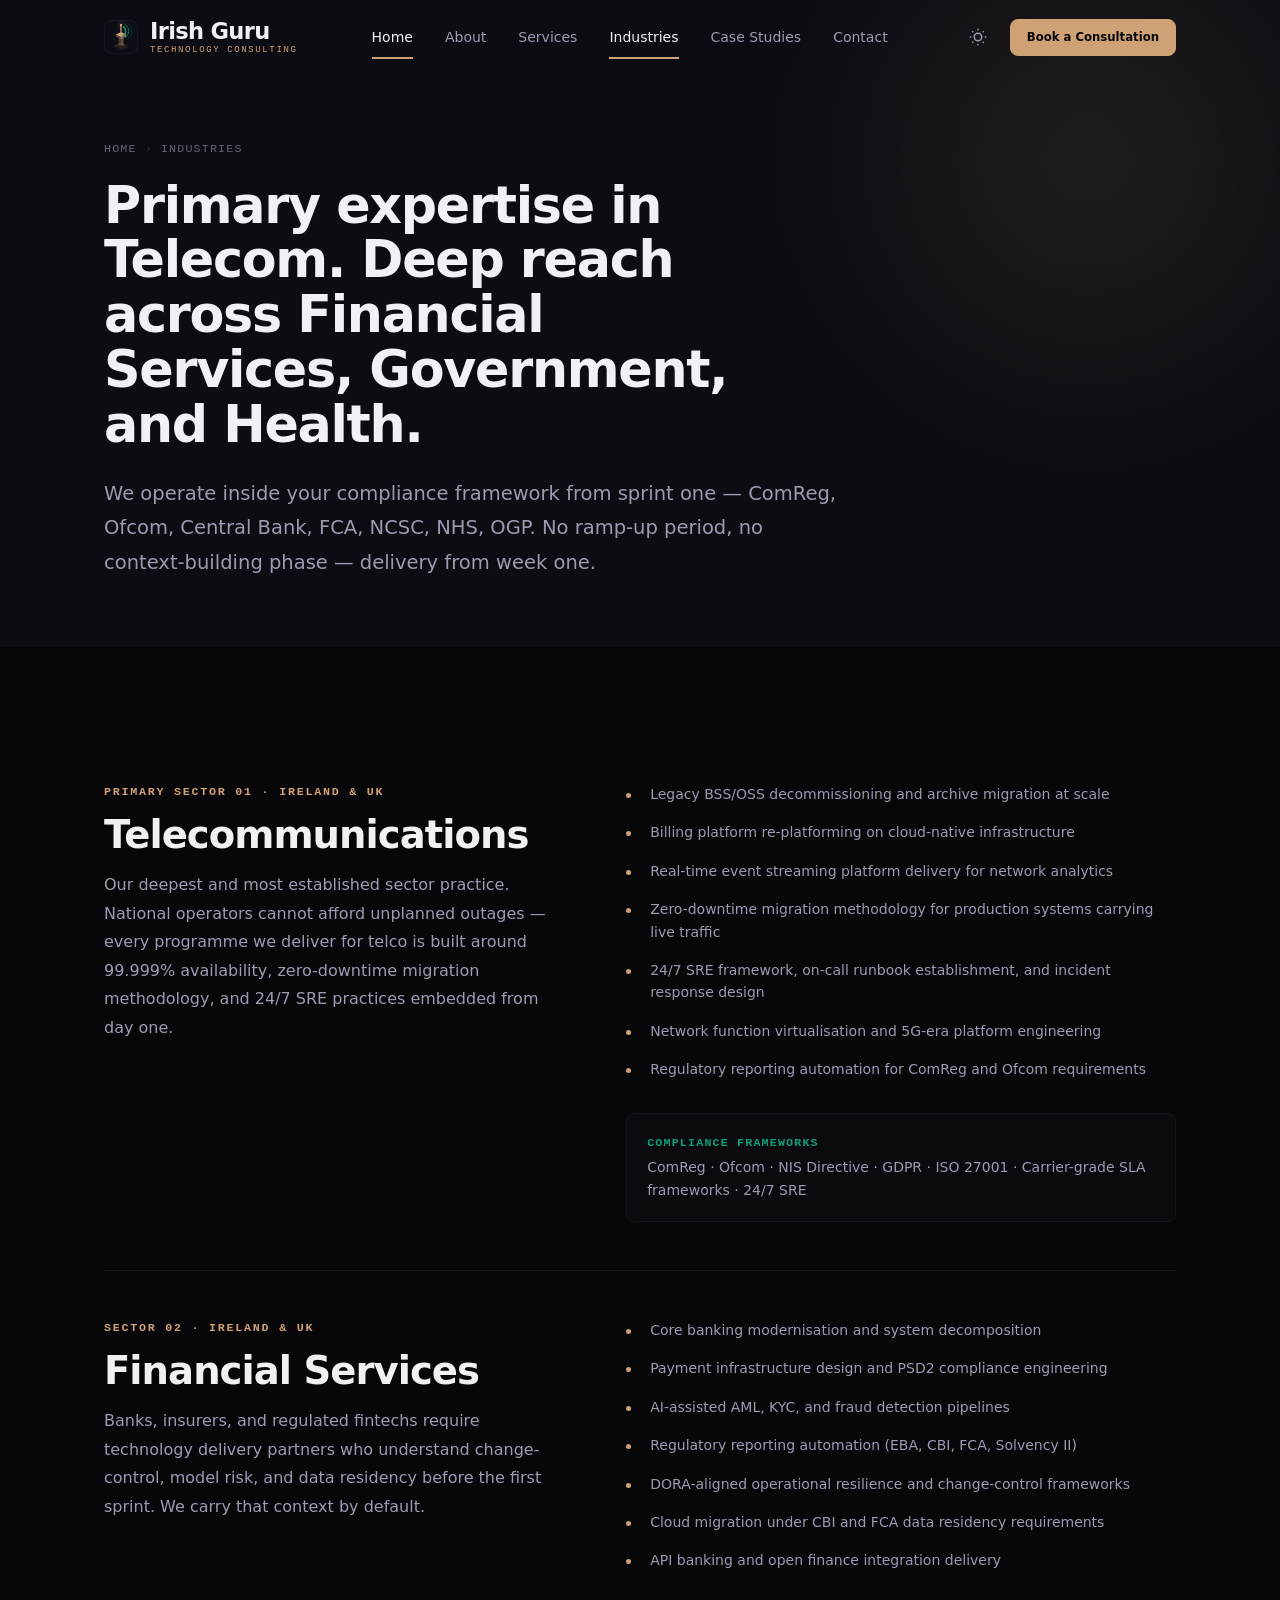
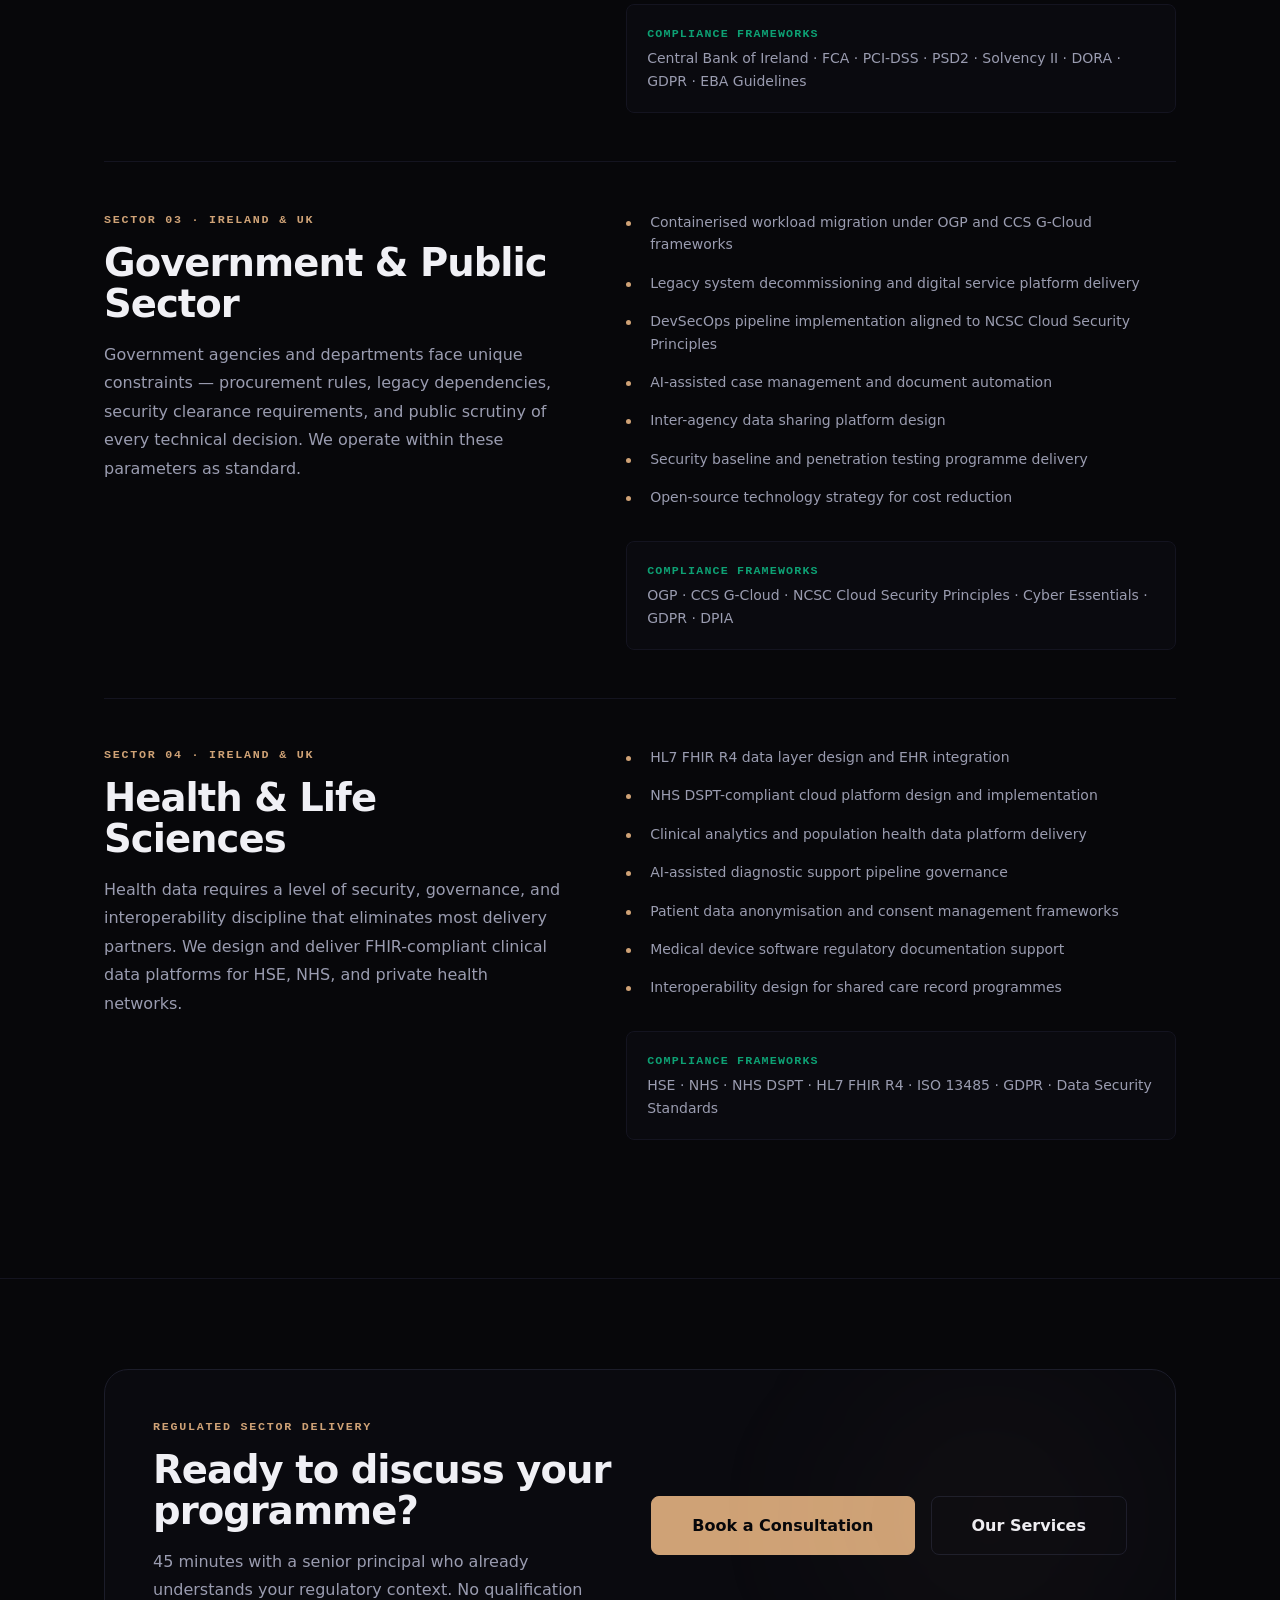
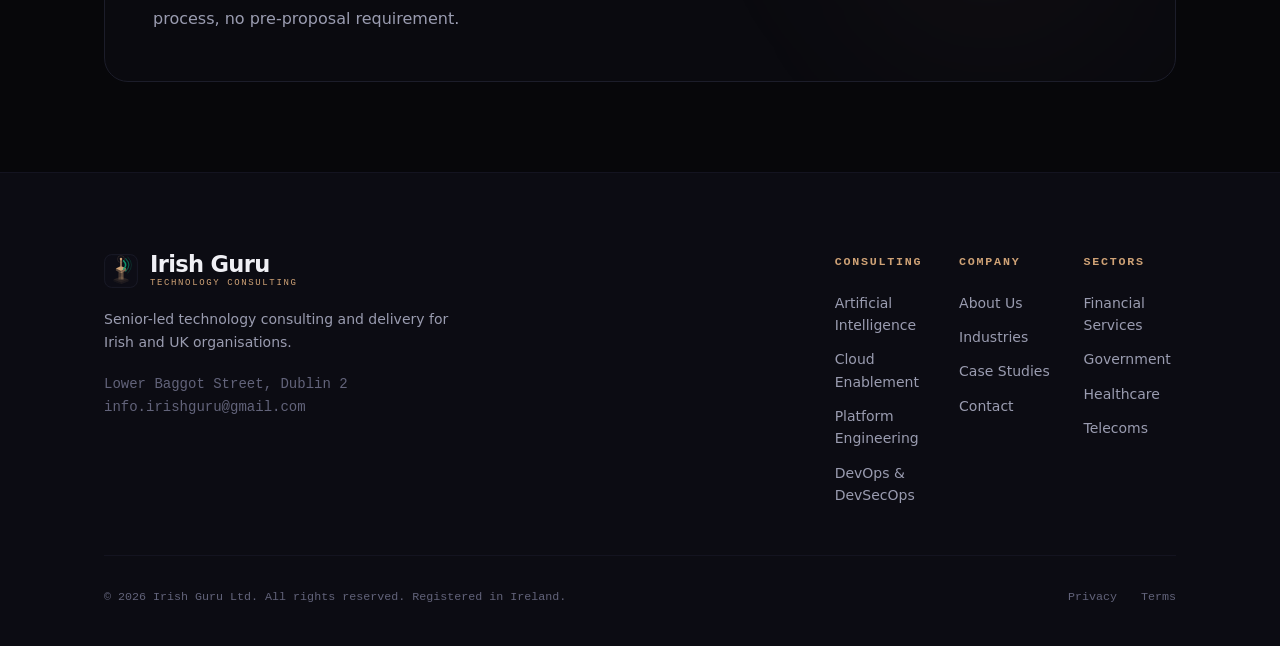
<file: industries/index.html>
<!DOCTYPE html>
<html lang="en-IE">
<head>
  <meta charset="UTF-8">
  <meta name="viewport" content="width=device-width, initial-scale=1.0">
  <meta name="theme-color" content="#07070a">
  <link rel="preconnect" href="https://api.fontshare.com" crossorigin>
  <link rel="preconnect" href="https://fonts.googleapis.com">
  <link rel="preconnect" href="https://fonts.gstatic.com" crossorigin>
  <link href="https://api.fontshare.com/v2/css?f[]=satoshi@700,500,400&f[]=cabinet-grotesk@800,700,500&display=swap" rel="stylesheet">
  <link href="https://fonts.googleapis.com/css2?family=Source+Serif+4:ital,opsz,wght@0,8..60,400;0,8..60,600;1,8..60,400&display=swap" rel="stylesheet">
  <title>Industries — Irish Guru Technology Consulting</title>
  <meta name="description" content="Irish Guru delivers regulated-sector technology programmes for financial services, government, healthcare, and telecom organisations across Ireland and the UK.">
  <link rel="canonical" href="https://irishguru.com/industries/">
  <link rel="icon" href="../favicon.svg" type="image/svg+xml">
  <script>(function(){var t=localStorage.getItem('irishguru-theme');document.documentElement.setAttribute('data-theme',t||'dark');})();</script>
  <link rel="stylesheet" href="../css/styles.css">
</head>
<body>
  <a href="#main" class="skip-link">Skip to main content</a>
  <header class="site-header" role="banner">
    <div class="container site-header__inner">
      <a href="../" class="logo" aria-label="Irish Guru — Home">
        <svg class="logo__mark" viewBox="0 0 40 40" fill="none" aria-hidden="true">
          <rect width="40" height="40" rx="9" fill="var(--c-bg-2)"/>
          <rect x=".75" y=".75" width="38.5" height="38.5" rx="8.25" stroke="var(--c-border)" stroke-width="1"/>
          <polygon points="11,30 20,26.5 29,30 20,33.5" fill="var(--c-gold)" opacity=".14"/>
          <polygon points="11,30 11,32 20,35.5 20,33.5" fill="var(--c-gold)" opacity=".06"/>
          <polygon points="29,30 29,32 20,35.5 20,33.5" fill="var(--c-gold)" opacity=".09"/>
          <rect x="17" y="21" width="3" height="9" fill="var(--c-gold)" opacity=".28"/>
          <rect x="20" y="21" width="3" height="9" fill="var(--c-gold)" opacity=".44"/>
          <polygon points="14,17 20,14 26,17 20,20" fill="var(--c-gold)"/>
          <polygon points="14,17 14,19.5 20,22.5 20,20" fill="var(--c-gold)" opacity=".38"/>
          <polygon points="26,17 26,19.5 20,22.5 20,20" fill="var(--c-gold)" opacity=".6"/>
          <line x1="20" y1="14" x2="20" y2="6.5" stroke="var(--c-gold)" stroke-width="1.5" stroke-linecap="round"/>
          <circle cx="20" cy="6" r="1.5" fill="var(--c-gold)"/>
          <circle cx="20" cy="6" r="2" stroke="var(--c-gold)" fill="none" opacity=".4"><animate attributeName="r" values="2;5.5;2" dur="2.5s" repeatCount="indefinite"/><animate attributeName="opacity" values=".4;0;.4" dur="2.5s" repeatCount="indefinite"/></circle>
          <path d="M23 8 Q28 13 23 18" stroke="var(--c-sage)" stroke-width="1.8" fill="none" stroke-linecap="round" opacity=".9"/>
          <path d="M25.5 5.5 Q33 13 25.5 20.5" stroke="var(--c-sage)" stroke-width="1.3" fill="none" stroke-linecap="round" opacity=".55"/>
          <path d="M28 3.5 Q37 13 28 22.5" stroke="var(--c-sage)" stroke-width="1" fill="none" stroke-linecap="round" opacity=".25"/>
        </svg>
        <div class="logo__text">Irish Guru<span>Technology Consulting</span></div>
      </a>
      <nav class="nav" aria-label="Primary">
        <a href="../" class="nav__link" data-nav="home">Home</a>
        <a href="../about/" class="nav__link" data-nav="about">About</a>
        <a href="../services/" class="nav__link" data-nav="services">Services</a>
        <a href="../industries/" class="nav__link" data-nav="industries">Industries</a>
        <a href="../case-studies/" class="nav__link" data-nav="case-studies">Case Studies</a>
        <a href="../contact/" class="nav__link" data-nav="contact">Contact</a>
      </nav>
      <div class="header-actions">
        <button class="theme-toggle" type="button" aria-label="Switch to light mode">
          <svg class="theme-toggle__icon--light" width="18" height="18" viewBox="0 0 24 24" fill="none" stroke="currentColor" stroke-width="2" aria-hidden="true"><circle cx="12" cy="12" r="5"/><path d="M12 1v2M12 21v2M4.22 4.22l1.42 1.42M18.36 18.36l1.42 1.42M1 12h2M21 12h2M4.22 19.78l1.42-1.42M18.36 5.64l1.42-1.42"/></svg>
          <svg class="theme-toggle__icon--dark" width="18" height="18" viewBox="0 0 24 24" fill="none" stroke="currentColor" stroke-width="2" aria-hidden="true"><path d="M21 12.79A9 9 0 1 1 11.21 3 7 7 0 0 0 21 12.79z"/></svg>
        </button>
        <a href="../contact/" class="btn btn--primary btn--sm">Book a Consultation</a>
        <button class="menu-toggle" type="button" aria-expanded="false" aria-controls="mobile-nav" aria-label="Open menu">
          <span class="menu-toggle__bar"></span><span class="menu-toggle__bar"></span><span class="menu-toggle__bar"></span>
        </button>
      </div>
    </div>
    <nav id="mobile-nav" class="mobile-nav" aria-label="Mobile" aria-hidden="true">
      <ul class="mobile-nav__list">
        <li><a href="../" class="mobile-nav__link" data-nav="home">Home</a></li>
        <li><a href="../about/" class="mobile-nav__link" data-nav="about">About</a></li>
        <li><a href="../services/" class="mobile-nav__link" data-nav="services">Services</a></li>
        <li><a href="../industries/" class="mobile-nav__link" data-nav="industries">Industries</a></li>
        <li><a href="../case-studies/" class="mobile-nav__link" data-nav="case-studies">Case Studies</a></li>
        <li><a href="../contact/" class="mobile-nav__link" data-nav="contact">Contact</a></li>
      </ul>
      <div class="mobile-nav__cta">
        <a href="../contact/" class="btn btn--primary btn--lg btn--block">Book a Consultation</a>
      </div>
    </nav>
  </header>

  <main id="main">
    <section class="page-hero" aria-labelledby="page-title">
      <div class="container">
        <nav class="breadcrumb" aria-label="Breadcrumb">
          <a href="../">Home</a>
          <span class="breadcrumb__sep" aria-hidden="true">›</span>
          <span aria-current="page">Industries</span>
        </nav>
        <h1 id="page-title" class="page-hero__title">Primary expertise in Telecom. Deep reach across Financial Services, Government, and Health.</h1>
        <p class="page-hero__desc">We operate inside your compliance framework from sprint one — ComReg, Ofcom, Central Bank, FCA, NCSC, NHS, OGP. No ramp-up period, no context-building phase — delivery from week one.</p>
      </div>
    </section>

    <section class="section" aria-label="Sector detail">
      <div class="container">

        <div class="service-detail reveal" id="telecom">
          <div class="service-detail__left">
            <p class="service-detail__label">Primary Sector 01 · Ireland &amp; UK</p>
            <h2 class="service-detail__title">Telecommunications</h2>
            <p class="service-detail__intro">Our deepest and most established sector practice. National operators cannot afford unplanned outages — every programme we deliver for telco is built around 99.999% availability, zero-downtime migration methodology, and 24/7 SRE practices embedded from day one.</p>
          </div>
          <div class="service-detail__right">
            <ul class="service-detail__list">
              <li>Legacy BSS/OSS decommissioning and archive migration at scale</li>
              <li>Billing platform re-platforming on cloud-native infrastructure</li>
              <li>Real-time event streaming platform delivery for network analytics</li>
              <li>Zero-downtime migration methodology for production systems carrying live traffic</li>
              <li>24/7 SRE framework, on-call runbook establishment, and incident response design</li>
              <li>Network function virtualisation and 5G-era platform engineering</li>
              <li>Regulatory reporting automation for ComReg and Ofcom requirements</li>
            </ul>
            <div class="service-detail__outcome">
              <p class="service-detail__outcome-title">Compliance Frameworks</p>
              <p>ComReg · Ofcom · NIS Directive · GDPR · ISO 27001 · Carrier-grade SLA frameworks · 24/7 SRE</p>
            </div>
          </div>
        </div>

        <div class="service-detail reveal" id="financial-services">
          <div class="service-detail__left">
            <p class="service-detail__label">Sector 02 · Ireland &amp; UK</p>
            <h2 class="service-detail__title">Financial Services</h2>
            <p class="service-detail__intro">Banks, insurers, and regulated fintechs require technology delivery partners who understand change-control, model risk, and data residency before the first sprint. We carry that context by default.</p>
          </div>
          <div class="service-detail__right">
            <ul class="service-detail__list">
              <li>Core banking modernisation and system decomposition</li>
              <li>Payment infrastructure design and PSD2 compliance engineering</li>
              <li>AI-assisted AML, KYC, and fraud detection pipelines</li>
              <li>Regulatory reporting automation (EBA, CBI, FCA, Solvency II)</li>
              <li>DORA-aligned operational resilience and change-control frameworks</li>
              <li>Cloud migration under CBI and FCA data residency requirements</li>
              <li>API banking and open finance integration delivery</li>
            </ul>
            <div class="service-detail__outcome">
              <p class="service-detail__outcome-title">Compliance Frameworks</p>
              <p>Central Bank of Ireland · FCA · PCI-DSS · PSD2 · Solvency II · DORA · GDPR · EBA Guidelines</p>
            </div>
          </div>
        </div>

        <div class="service-detail reveal" id="public-sector">
          <div class="service-detail__left">
            <p class="service-detail__label">Sector 03 · Ireland &amp; UK</p>
            <h2 class="service-detail__title">Government &amp; Public Sector</h2>
            <p class="service-detail__intro">Government agencies and departments face unique constraints — procurement rules, legacy dependencies, security clearance requirements, and public scrutiny of every technical decision. We operate within these parameters as standard.</p>
          </div>
          <div class="service-detail__right">
            <ul class="service-detail__list">
              <li>Containerised workload migration under OGP and CCS G-Cloud frameworks</li>
              <li>Legacy system decommissioning and digital service platform delivery</li>
              <li>DevSecOps pipeline implementation aligned to NCSC Cloud Security Principles</li>
              <li>AI-assisted case management and document automation</li>
              <li>Inter-agency data sharing platform design</li>
              <li>Security baseline and penetration testing programme delivery</li>
              <li>Open-source technology strategy for cost reduction</li>
            </ul>
            <div class="service-detail__outcome">
              <p class="service-detail__outcome-title">Compliance Frameworks</p>
              <p>OGP · CCS G-Cloud · NCSC Cloud Security Principles · Cyber Essentials · GDPR · DPIA</p>
            </div>
          </div>
        </div>

        <div class="service-detail reveal" id="healthcare">
          <div class="service-detail__left">
            <p class="service-detail__label">Sector 04 · Ireland &amp; UK</p>
            <h2 class="service-detail__title">Health &amp; Life Sciences</h2>
            <p class="service-detail__intro">Health data requires a level of security, governance, and interoperability discipline that eliminates most delivery partners. We design and deliver FHIR-compliant clinical data platforms for HSE, NHS, and private health networks.</p>
          </div>
          <div class="service-detail__right">
            <ul class="service-detail__list">
              <li>HL7 FHIR R4 data layer design and EHR integration</li>
              <li>NHS DSPT-compliant cloud platform design and implementation</li>
              <li>Clinical analytics and population health data platform delivery</li>
              <li>AI-assisted diagnostic support pipeline governance</li>
              <li>Patient data anonymisation and consent management frameworks</li>
              <li>Medical device software regulatory documentation support</li>
              <li>Interoperability design for shared care record programmes</li>
            </ul>
            <div class="service-detail__outcome">
              <p class="service-detail__outcome-title">Compliance Frameworks</p>
              <p>HSE · NHS · NHS DSPT · HL7 FHIR R4 · ISO 13485 · GDPR · Data Security Standards</p>
            </div>
          </div>
        </div>

      </div>
    </section>

    <section class="section cta-section" aria-label="Book a consultation">
      <div class="container">
        <div class="cta-block reveal">
          <div class="cta-block__copy">
            <p class="section-hd__eye">Regulated sector delivery</p>
            <h2 class="cta-block__h">Ready to discuss your programme?</h2>
            <p class="cta-block__p">45 minutes with a senior principal who already understands your regulatory context. No qualification process, no pre-proposal requirement.</p>
          </div>
          <div class="cta-block__actions">
            <a href="../contact/" class="btn btn--primary btn--xl">Book a Consultation</a>
            <a href="../services/" class="btn btn--ghost btn--xl">Our Services</a>
          </div>
        </div>
      </div>
    </section>
  </main>

  <footer class="site-footer" role="contentinfo">
    <div class="container">
      <div class="footer-inner">
        <div class="footer-brand">
          <a href="../" class="logo" aria-label="Irish Guru — Home">
            <svg class="logo__mark" viewBox="0 0 40 40" fill="none" aria-hidden="true">
              <rect width="40" height="40" rx="9" fill="var(--c-bg-2)"/>
              <rect x=".75" y=".75" width="38.5" height="38.5" rx="8.25" stroke="var(--c-border)" stroke-width="1"/>
              <polygon points="11,30 20,26.5 29,30 20,33.5" fill="var(--c-gold)" opacity=".14"/>
              <polygon points="11,30 11,32 20,35.5 20,33.5" fill="var(--c-gold)" opacity=".06"/>
              <polygon points="29,30 29,32 20,35.5 20,33.5" fill="var(--c-gold)" opacity=".09"/>
              <rect x="17" y="21" width="3" height="9" fill="var(--c-gold)" opacity=".28"/>
              <rect x="20" y="21" width="3" height="9" fill="var(--c-gold)" opacity=".44"/>
              <polygon points="14,17 20,14 26,17 20,20" fill="var(--c-gold)"/>
              <polygon points="14,17 14,19.5 20,22.5 20,20" fill="var(--c-gold)" opacity=".38"/>
              <polygon points="26,17 26,19.5 20,22.5 20,20" fill="var(--c-gold)" opacity=".6"/>
              <line x1="20" y1="14" x2="20" y2="6.5" stroke="var(--c-gold)" stroke-width="1.5" stroke-linecap="round"/>
              <circle cx="20" cy="6" r="1.5" fill="var(--c-gold)"/>
              <circle cx="20" cy="6" r="2" stroke="var(--c-gold)" fill="none" opacity=".4"><animate attributeName="r" values="2;5.5;2" dur="2.5s" repeatCount="indefinite"/><animate attributeName="opacity" values=".4;0;.4" dur="2.5s" repeatCount="indefinite"/></circle>
              <path d="M23 8 Q28 13 23 18" stroke="var(--c-sage)" stroke-width="1.8" fill="none" stroke-linecap="round" opacity=".9"/>
              <path d="M25.5 5.5 Q33 13 25.5 20.5" stroke="var(--c-sage)" stroke-width="1.3" fill="none" stroke-linecap="round" opacity=".55"/>
              <path d="M28 3.5 Q37 13 28 22.5" stroke="var(--c-sage)" stroke-width="1" fill="none" stroke-linecap="round" opacity=".25"/>
            </svg>
            <div class="logo__text">Irish Guru<span>Technology Consulting</span></div>
          </a>
          <p class="footer-brand__desc">Senior-led technology consulting and delivery for Irish and UK organisations.</p>
          <p class="footer-brand__address">Lower Baggot Street, Dublin 2<br>info.irishguru@gmail.com</p>
        </div>
        <nav class="footer-nav" aria-label="Footer navigation">
          <div class="footer-col">
            <p class="footer-col__head">Consulting</p>
            <a href="../services/#ai" class="footer-col__link">Artificial Intelligence</a>
            <a href="../services/#cloud" class="footer-col__link">Cloud Enablement</a>
            <a href="../services/#platform" class="footer-col__link">Platform Engineering</a>
            <a href="../services/#devops" class="footer-col__link">DevOps &amp; DevSecOps</a>
          </div>
          <div class="footer-col">
            <p class="footer-col__head">Company</p>
            <a href="../about/" class="footer-col__link">About Us</a>
            <a href="../industries/" class="footer-col__link">Industries</a>
            <a href="../case-studies/" class="footer-col__link">Case Studies</a>
            <a href="../contact/" class="footer-col__link">Contact</a>
          </div>
          <div class="footer-col">
            <p class="footer-col__head">Sectors</p>
            <a href="#financial-services" class="footer-col__link">Financial Services</a>
            <a href="#public-sector" class="footer-col__link">Government</a>
            <a href="#healthcare" class="footer-col__link">Healthcare</a>
            <a href="#telecom" class="footer-col__link">Telecoms</a>
          </div>
        </nav>
      </div>
      <div class="footer-base">
        <p>&copy; 2026 Irish Guru Ltd. All rights reserved. Registered in Ireland.</p>
        <div class="footer-base__links"><a href="#privacy">Privacy</a><a href="#terms">Terms</a></div>
      </div>
    </div>
  </footer>

  <script src="../js/main.js"></script>
</body>
</html>
</file>
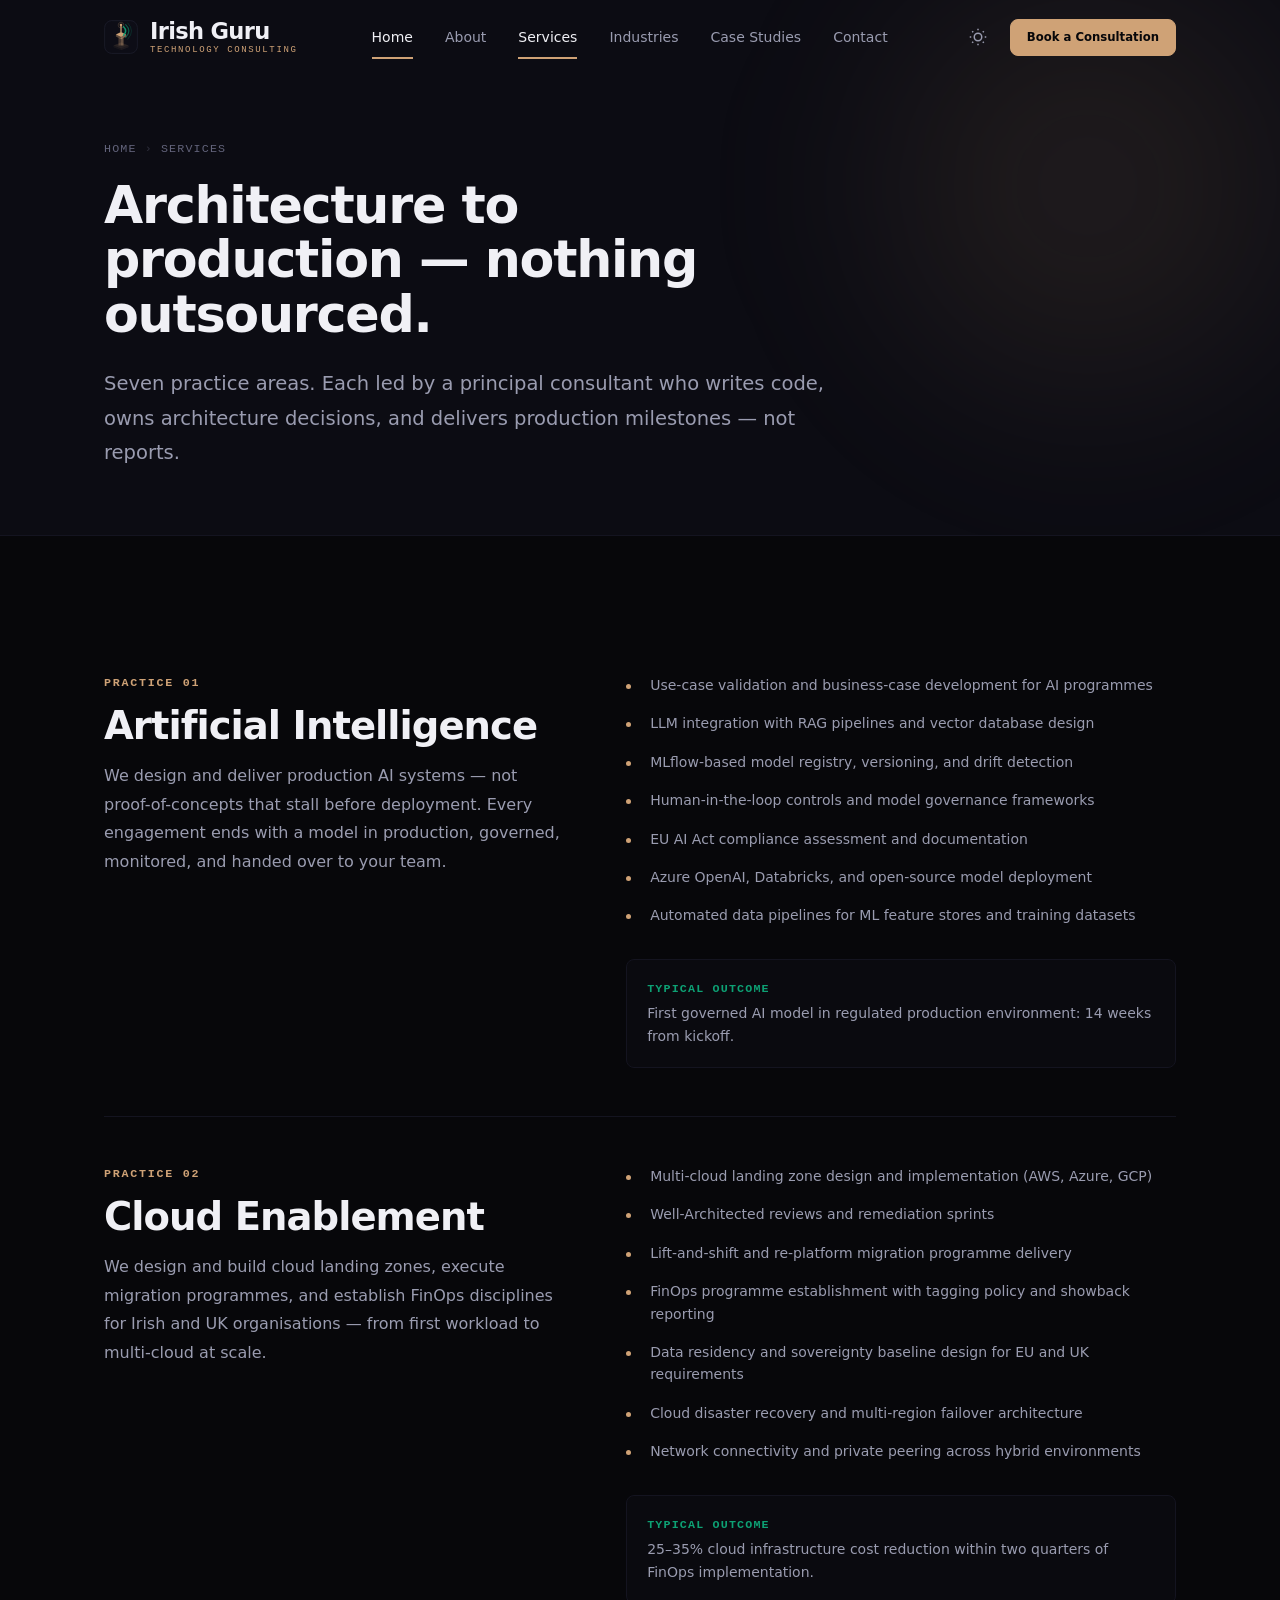
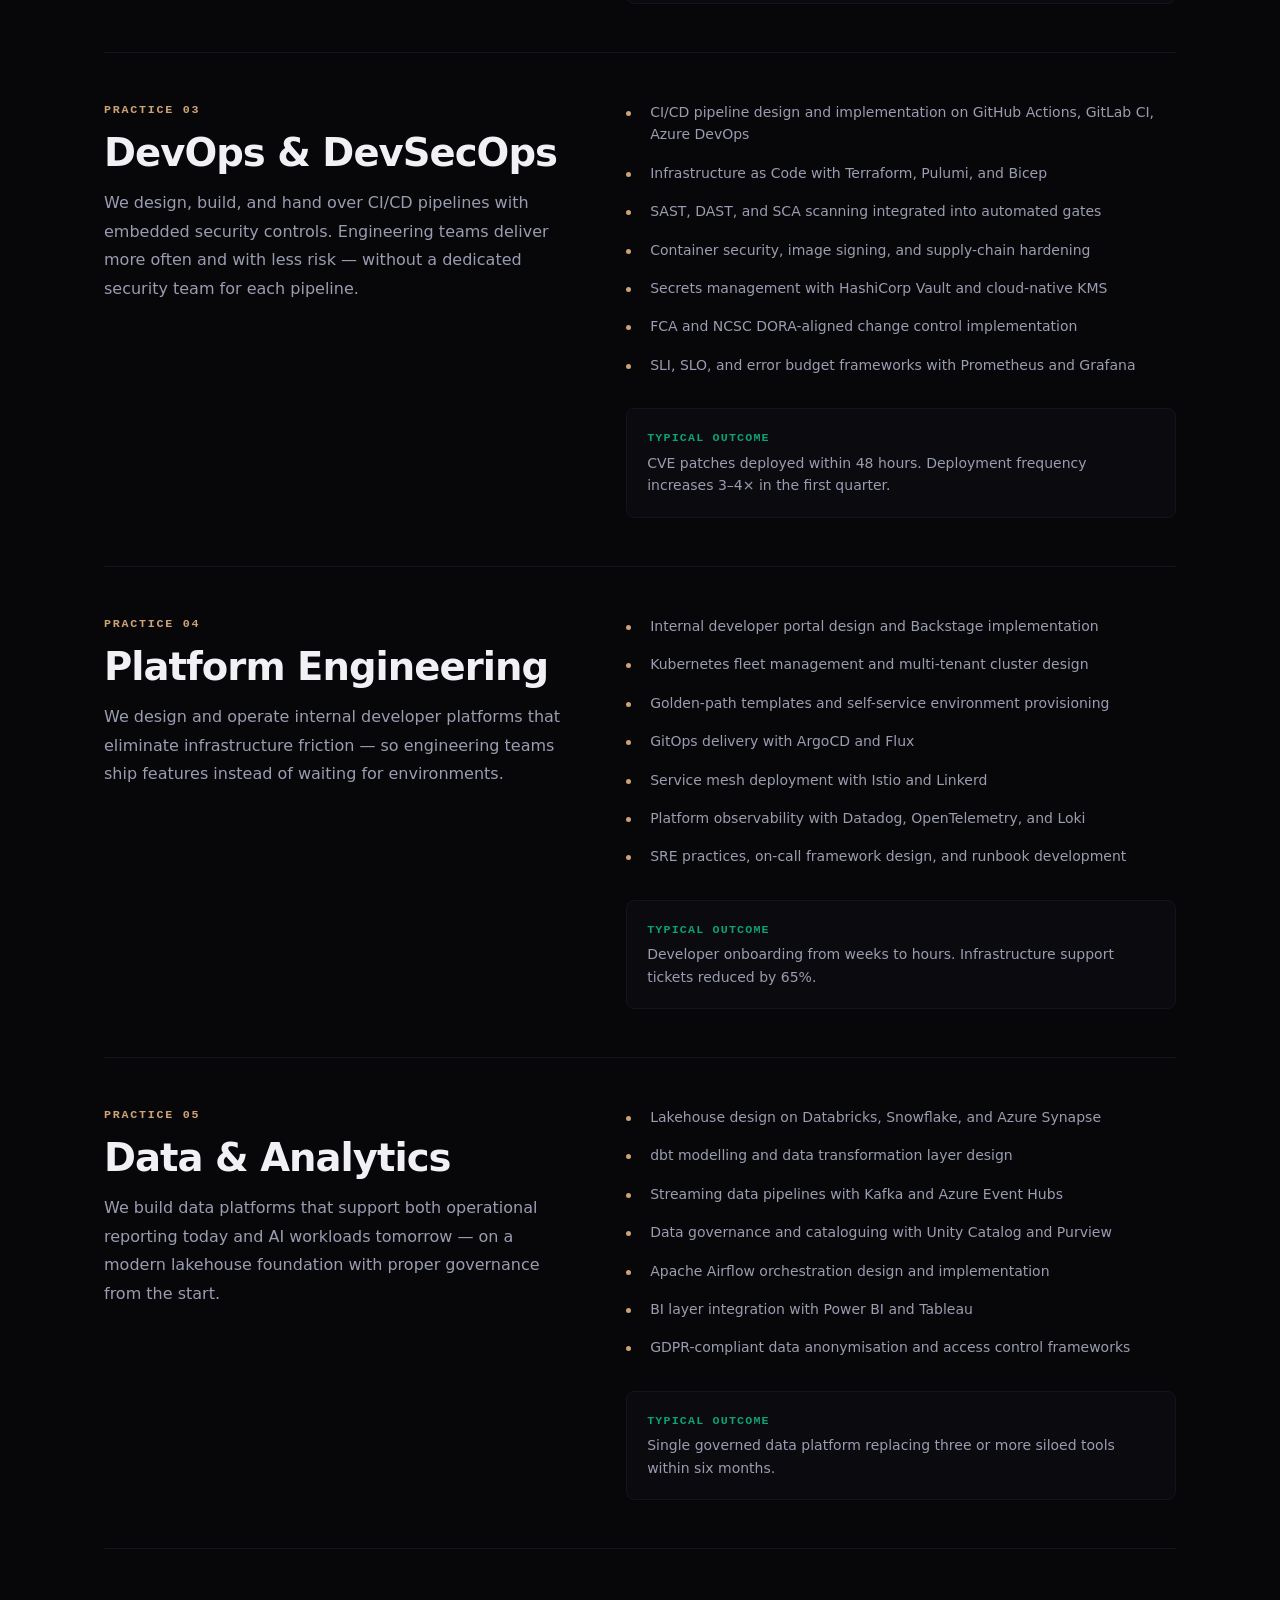
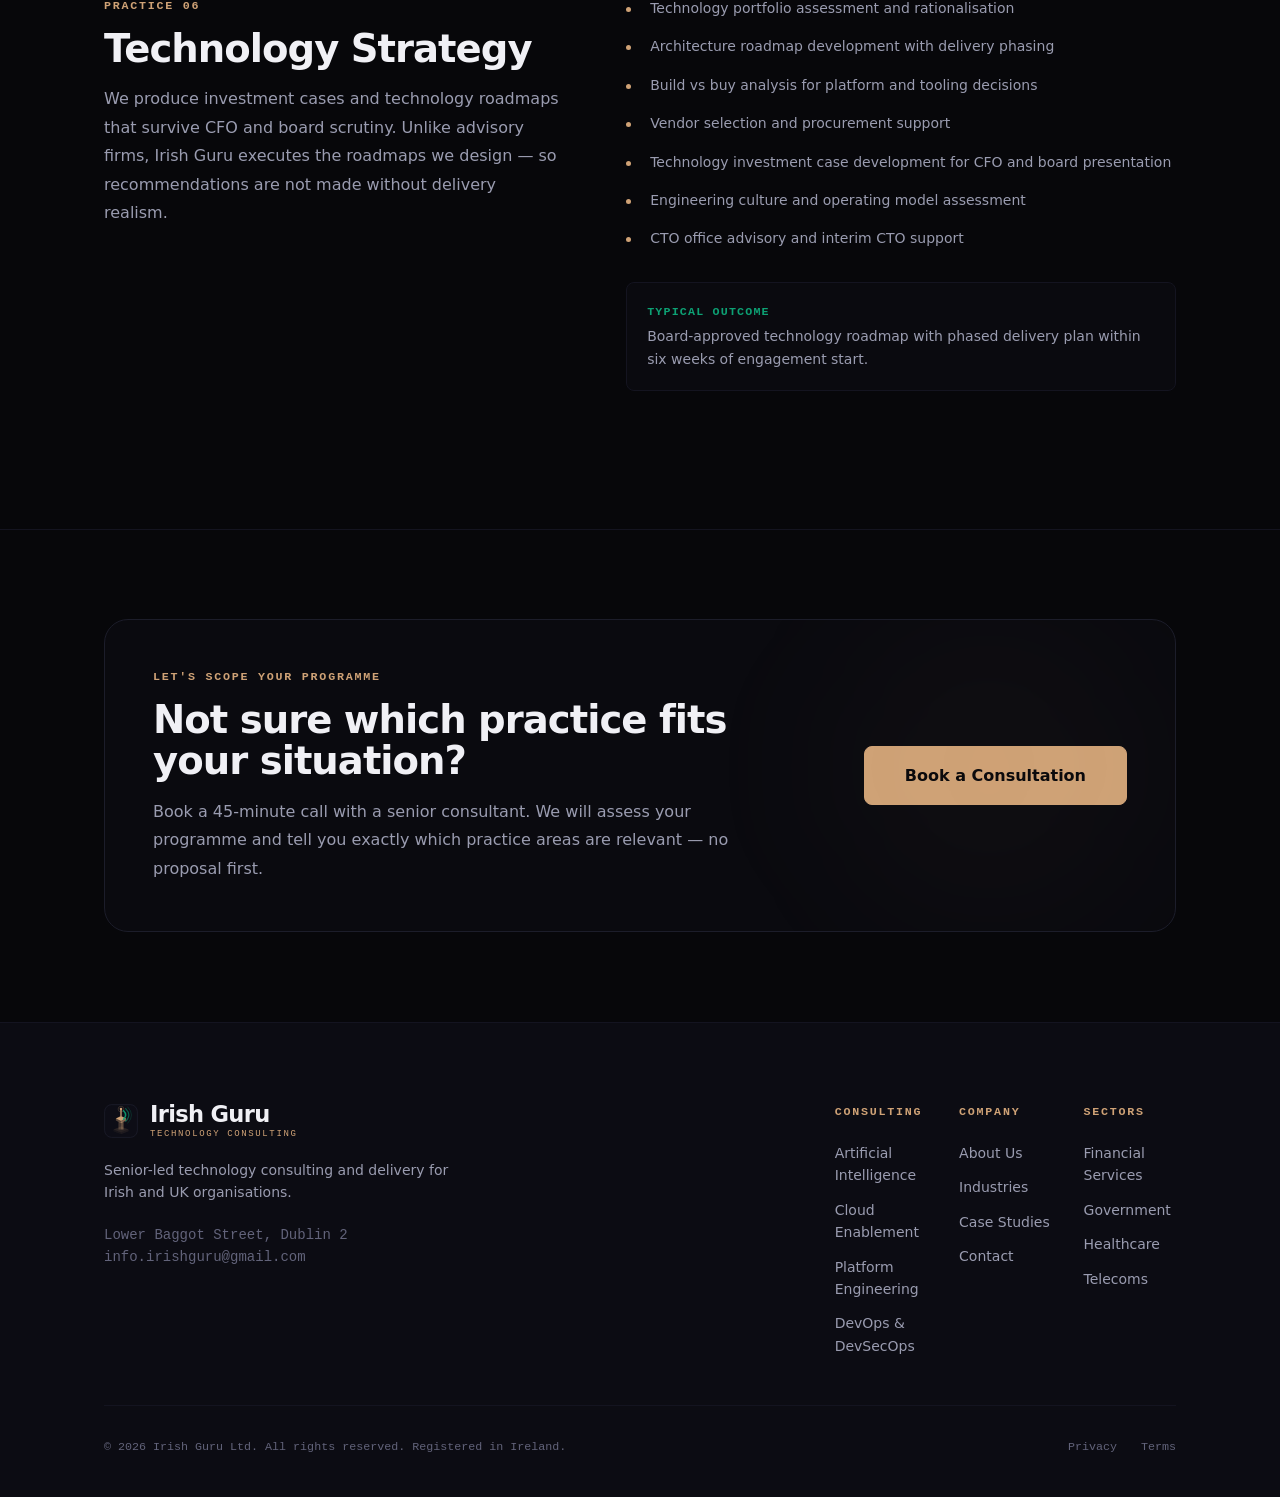
<file: services/index.html>
<!DOCTYPE html>
<html lang="en-IE">
<head>
  <meta charset="UTF-8">
  <meta name="viewport" content="width=device-width, initial-scale=1.0">
  <meta name="theme-color" content="#07070a">
  <link rel="preconnect" href="https://api.fontshare.com" crossorigin>
  <link rel="preconnect" href="https://fonts.googleapis.com">
  <link rel="preconnect" href="https://fonts.gstatic.com" crossorigin>
  <link href="https://api.fontshare.com/v2/css?f[]=satoshi@700,500,400&f[]=cabinet-grotesk@800,700,500&display=swap" rel="stylesheet">
  <link href="https://fonts.googleapis.com/css2?family=Source+Serif+4:ital,opsz,wght@0,8..60,400;0,8..60,600;1,8..60,400&display=swap" rel="stylesheet">
  <title>Services — Irish Guru Technology Consulting</title>
  <meta name="description" content="Irish Guru delivers AI, cloud enablement, DevSecOps, platform engineering, data and analytics, and technology strategy for Irish and UK organisations.">
  <link rel="canonical" href="https://irishguru.com/services/">
  <link rel="icon" href="../favicon.svg" type="image/svg+xml">
  <script>(function(){var t=localStorage.getItem('irishguru-theme');document.documentElement.setAttribute('data-theme',t||'dark');})();</script>
  <link rel="stylesheet" href="../css/styles.css">
</head>
<body>
  <a href="#main" class="skip-link">Skip to main content</a>
  <header class="site-header" role="banner">
    <div class="container site-header__inner">
      <a href="../" class="logo" aria-label="Irish Guru — Home">
        <svg class="logo__mark" viewBox="0 0 40 40" fill="none" aria-hidden="true">
          <rect width="40" height="40" rx="9" fill="var(--c-bg-2)"/>
          <rect x=".75" y=".75" width="38.5" height="38.5" rx="8.25" stroke="var(--c-border)" stroke-width="1"/>
          <polygon points="11,30 20,26.5 29,30 20,33.5" fill="var(--c-gold)" opacity=".14"/>
          <polygon points="11,30 11,32 20,35.5 20,33.5" fill="var(--c-gold)" opacity=".06"/>
          <polygon points="29,30 29,32 20,35.5 20,33.5" fill="var(--c-gold)" opacity=".09"/>
          <rect x="17" y="21" width="3" height="9" fill="var(--c-gold)" opacity=".28"/>
          <rect x="20" y="21" width="3" height="9" fill="var(--c-gold)" opacity=".44"/>
          <polygon points="14,17 20,14 26,17 20,20" fill="var(--c-gold)"/>
          <polygon points="14,17 14,19.5 20,22.5 20,20" fill="var(--c-gold)" opacity=".38"/>
          <polygon points="26,17 26,19.5 20,22.5 20,20" fill="var(--c-gold)" opacity=".6"/>
          <line x1="20" y1="14" x2="20" y2="6.5" stroke="var(--c-gold)" stroke-width="1.5" stroke-linecap="round"/>
          <circle cx="20" cy="6" r="1.5" fill="var(--c-gold)"/>
          <circle cx="20" cy="6" r="2" stroke="var(--c-gold)" fill="none" opacity=".4"><animate attributeName="r" values="2;5.5;2" dur="2.5s" repeatCount="indefinite"/><animate attributeName="opacity" values=".4;0;.4" dur="2.5s" repeatCount="indefinite"/></circle>
          <path d="M23 8 Q28 13 23 18" stroke="var(--c-sage)" stroke-width="1.8" fill="none" stroke-linecap="round" opacity=".9"/>
          <path d="M25.5 5.5 Q33 13 25.5 20.5" stroke="var(--c-sage)" stroke-width="1.3" fill="none" stroke-linecap="round" opacity=".55"/>
          <path d="M28 3.5 Q37 13 28 22.5" stroke="var(--c-sage)" stroke-width="1" fill="none" stroke-linecap="round" opacity=".25"/>
        </svg>
        <div class="logo__text">Irish Guru<span>Technology Consulting</span></div>
      </a>
      <nav class="nav" aria-label="Primary">
        <a href="../" class="nav__link" data-nav="home">Home</a>
        <a href="../about/" class="nav__link" data-nav="about">About</a>
        <a href="../services/" class="nav__link" data-nav="services">Services</a>
        <a href="../industries/" class="nav__link" data-nav="industries">Industries</a>
        <a href="../case-studies/" class="nav__link" data-nav="case-studies">Case Studies</a>
        <a href="../contact/" class="nav__link" data-nav="contact">Contact</a>
      </nav>
      <div class="header-actions">
        <button class="theme-toggle" type="button" aria-label="Switch to light mode">
          <svg class="theme-toggle__icon--light" width="18" height="18" viewBox="0 0 24 24" fill="none" stroke="currentColor" stroke-width="2" aria-hidden="true"><circle cx="12" cy="12" r="5"/><path d="M12 1v2M12 21v2M4.22 4.22l1.42 1.42M18.36 18.36l1.42 1.42M1 12h2M21 12h2M4.22 19.78l1.42-1.42M18.36 5.64l1.42-1.42"/></svg>
          <svg class="theme-toggle__icon--dark" width="18" height="18" viewBox="0 0 24 24" fill="none" stroke="currentColor" stroke-width="2" aria-hidden="true"><path d="M21 12.79A9 9 0 1 1 11.21 3 7 7 0 0 0 21 12.79z"/></svg>
        </button>
        <a href="../contact/" class="btn btn--primary btn--sm">Book a Consultation</a>
        <button class="menu-toggle" type="button" aria-expanded="false" aria-controls="mobile-nav" aria-label="Open menu">
          <span class="menu-toggle__bar"></span><span class="menu-toggle__bar"></span><span class="menu-toggle__bar"></span>
        </button>
      </div>
    </div>
    <nav id="mobile-nav" class="mobile-nav" aria-label="Mobile" aria-hidden="true">
      <ul class="mobile-nav__list">
        <li><a href="../" class="mobile-nav__link" data-nav="home">Home</a></li>
        <li><a href="../about/" class="mobile-nav__link" data-nav="about">About</a></li>
        <li><a href="../services/" class="mobile-nav__link" data-nav="services">Services</a></li>
        <li><a href="../industries/" class="mobile-nav__link" data-nav="industries">Industries</a></li>
        <li><a href="../case-studies/" class="mobile-nav__link" data-nav="case-studies">Case Studies</a></li>
        <li><a href="../contact/" class="mobile-nav__link" data-nav="contact">Contact</a></li>
      </ul>
      <div class="mobile-nav__cta">
        <a href="../contact/" class="btn btn--primary btn--lg btn--block">Book a Consultation</a>
        <a href="../services/" class="btn btn--ghost btn--lg btn--block">Explore Services</a>
      </div>
    </nav>
  </header>

  <main id="main">
    <section class="page-hero" aria-labelledby="page-title">
      <div class="container">
        <nav class="breadcrumb" aria-label="Breadcrumb">
          <a href="../">Home</a>
          <span class="breadcrumb__sep" aria-hidden="true">›</span>
          <span aria-current="page">Services</span>
        </nav>
        <h1 id="page-title" class="page-hero__title">Architecture to production — nothing outsourced.</h1>
        <p class="page-hero__desc">Seven practice areas. Each led by a principal consultant who writes code, owns architecture decisions, and delivers production milestones — not reports.</p>
      </div>
    </section>

    <section class="section" aria-label="Service practice areas">
      <div class="container">

        <!-- AI -->
        <div class="service-detail reveal" id="ai">
          <div class="service-detail__left">
            <p class="service-detail__label">Practice 01</p>
            <h2 class="service-detail__title">Artificial Intelligence</h2>
            <p class="service-detail__intro">We design and deliver production AI systems — not proof-of-concepts that stall before deployment. Every engagement ends with a model in production, governed, monitored, and handed over to your team.</p>
          </div>
          <div class="service-detail__right">
            <ul class="service-detail__list">
              <li>Use-case validation and business-case development for AI programmes</li>
              <li>LLM integration with RAG pipelines and vector database design</li>
              <li>MLflow-based model registry, versioning, and drift detection</li>
              <li>Human-in-the-loop controls and model governance frameworks</li>
              <li>EU AI Act compliance assessment and documentation</li>
              <li>Azure OpenAI, Databricks, and open-source model deployment</li>
              <li>Automated data pipelines for ML feature stores and training datasets</li>
            </ul>
            <div class="service-detail__outcome">
              <p class="service-detail__outcome-title">Typical Outcome</p>
              <p>First governed AI model in regulated production environment: 14 weeks from kickoff.</p>
            </div>
          </div>
        </div>

        <!-- Cloud -->
        <div class="service-detail reveal" id="cloud">
          <div class="service-detail__left">
            <p class="service-detail__label">Practice 02</p>
            <h2 class="service-detail__title">Cloud Enablement</h2>
            <p class="service-detail__intro">We design and build cloud landing zones, execute migration programmes, and establish FinOps disciplines for Irish and UK organisations — from first workload to multi-cloud at scale.</p>
          </div>
          <div class="service-detail__right">
            <ul class="service-detail__list">
              <li>Multi-cloud landing zone design and implementation (AWS, Azure, GCP)</li>
              <li>Well-Architected reviews and remediation sprints</li>
              <li>Lift-and-shift and re-platform migration programme delivery</li>
              <li>FinOps programme establishment with tagging policy and showback reporting</li>
              <li>Data residency and sovereignty baseline design for EU and UK requirements</li>
              <li>Cloud disaster recovery and multi-region failover architecture</li>
              <li>Network connectivity and private peering across hybrid environments</li>
            </ul>
            <div class="service-detail__outcome">
              <p class="service-detail__outcome-title">Typical Outcome</p>
              <p>25–35% cloud infrastructure cost reduction within two quarters of FinOps implementation.</p>
            </div>
          </div>
        </div>

        <!-- DevOps -->
        <div class="service-detail reveal" id="devops">
          <div class="service-detail__left">
            <p class="service-detail__label">Practice 03</p>
            <h2 class="service-detail__title">DevOps &amp; DevSecOps</h2>
            <p class="service-detail__intro">We design, build, and hand over CI/CD pipelines with embedded security controls. Engineering teams deliver more often and with less risk — without a dedicated security team for each pipeline.</p>
          </div>
          <div class="service-detail__right">
            <ul class="service-detail__list">
              <li>CI/CD pipeline design and implementation on GitHub Actions, GitLab CI, Azure DevOps</li>
              <li>Infrastructure as Code with Terraform, Pulumi, and Bicep</li>
              <li>SAST, DAST, and SCA scanning integrated into automated gates</li>
              <li>Container security, image signing, and supply-chain hardening</li>
              <li>Secrets management with HashiCorp Vault and cloud-native KMS</li>
              <li>FCA and NCSC DORA-aligned change control implementation</li>
              <li>SLI, SLO, and error budget frameworks with Prometheus and Grafana</li>
            </ul>
            <div class="service-detail__outcome">
              <p class="service-detail__outcome-title">Typical Outcome</p>
              <p>CVE patches deployed within 48 hours. Deployment frequency increases 3–4× in the first quarter.</p>
            </div>
          </div>
        </div>

        <!-- Platform -->
        <div class="service-detail reveal" id="platform">
          <div class="service-detail__left">
            <p class="service-detail__label">Practice 04</p>
            <h2 class="service-detail__title">Platform Engineering</h2>
            <p class="service-detail__intro">We design and operate internal developer platforms that eliminate infrastructure friction — so engineering teams ship features instead of waiting for environments.</p>
          </div>
          <div class="service-detail__right">
            <ul class="service-detail__list">
              <li>Internal developer portal design and Backstage implementation</li>
              <li>Kubernetes fleet management and multi-tenant cluster design</li>
              <li>Golden-path templates and self-service environment provisioning</li>
              <li>GitOps delivery with ArgoCD and Flux</li>
              <li>Service mesh deployment with Istio and Linkerd</li>
              <li>Platform observability with Datadog, OpenTelemetry, and Loki</li>
              <li>SRE practices, on-call framework design, and runbook development</li>
            </ul>
            <div class="service-detail__outcome">
              <p class="service-detail__outcome-title">Typical Outcome</p>
              <p>Developer onboarding from weeks to hours. Infrastructure support tickets reduced by 65%.</p>
            </div>
          </div>
        </div>

        <!-- Data -->
        <div class="service-detail reveal" id="data">
          <div class="service-detail__left">
            <p class="service-detail__label">Practice 05</p>
            <h2 class="service-detail__title">Data &amp; Analytics</h2>
            <p class="service-detail__intro">We build data platforms that support both operational reporting today and AI workloads tomorrow — on a modern lakehouse foundation with proper governance from the start.</p>
          </div>
          <div class="service-detail__right">
            <ul class="service-detail__list">
              <li>Lakehouse design on Databricks, Snowflake, and Azure Synapse</li>
              <li>dbt modelling and data transformation layer design</li>
              <li>Streaming data pipelines with Kafka and Azure Event Hubs</li>
              <li>Data governance and cataloguing with Unity Catalog and Purview</li>
              <li>Apache Airflow orchestration design and implementation</li>
              <li>BI layer integration with Power BI and Tableau</li>
              <li>GDPR-compliant data anonymisation and access control frameworks</li>
            </ul>
            <div class="service-detail__outcome">
              <p class="service-detail__outcome-title">Typical Outcome</p>
              <p>Single governed data platform replacing three or more siloed tools within six months.</p>
            </div>
          </div>
        </div>

        <!-- Strategy -->
        <div class="service-detail reveal" id="strategy">
          <div class="service-detail__left">
            <p class="service-detail__label">Practice 06</p>
            <h2 class="service-detail__title">Technology Strategy</h2>
            <p class="service-detail__intro">We produce investment cases and technology roadmaps that survive CFO and board scrutiny. Unlike advisory firms, Irish Guru executes the roadmaps we design — so recommendations are not made without delivery realism.</p>
          </div>
          <div class="service-detail__right">
            <ul class="service-detail__list">
              <li>Technology portfolio assessment and rationalisation</li>
              <li>Architecture roadmap development with delivery phasing</li>
              <li>Build vs buy analysis for platform and tooling decisions</li>
              <li>Vendor selection and procurement support</li>
              <li>Technology investment case development for CFO and board presentation</li>
              <li>Engineering culture and operating model assessment</li>
              <li>CTO office advisory and interim CTO support</li>
            </ul>
            <div class="service-detail__outcome">
              <p class="service-detail__outcome-title">Typical Outcome</p>
              <p>Board-approved technology roadmap with phased delivery plan within six weeks of engagement start.</p>
            </div>
          </div>
        </div>

      </div>
    </section>

    <section class="section cta-section" aria-label="Book a consultation">
      <div class="container">
        <div class="cta-block reveal">
          <div class="cta-block__copy">
            <p class="section-hd__eye">Let's scope your programme</p>
            <h2 class="cta-block__h">Not sure which practice fits your situation?</h2>
            <p class="cta-block__p">Book a 45-minute call with a senior consultant. We will assess your programme and tell you exactly which practice areas are relevant — no proposal first.</p>
          </div>
          <div class="cta-block__actions">
            <a href="../contact/" class="btn btn--primary btn--xl">Book a Consultation</a>
          </div>
        </div>
      </div>
    </section>

  </main>

  <footer class="site-footer" role="contentinfo">
    <div class="container">
      <div class="footer-inner">
        <div class="footer-brand">
          <a href="../" class="logo" aria-label="Irish Guru — Home">
            <svg class="logo__mark" viewBox="0 0 40 40" fill="none" aria-hidden="true">
              <rect width="40" height="40" rx="9" fill="var(--c-bg-2)"/>
              <rect x=".75" y=".75" width="38.5" height="38.5" rx="8.25" stroke="var(--c-border)" stroke-width="1"/>
              <polygon points="11,30 20,26.5 29,30 20,33.5" fill="var(--c-gold)" opacity=".14"/>
              <polygon points="11,30 11,32 20,35.5 20,33.5" fill="var(--c-gold)" opacity=".06"/>
              <polygon points="29,30 29,32 20,35.5 20,33.5" fill="var(--c-gold)" opacity=".09"/>
              <rect x="17" y="21" width="3" height="9" fill="var(--c-gold)" opacity=".28"/>
              <rect x="20" y="21" width="3" height="9" fill="var(--c-gold)" opacity=".44"/>
              <polygon points="14,17 20,14 26,17 20,20" fill="var(--c-gold)"/>
              <polygon points="14,17 14,19.5 20,22.5 20,20" fill="var(--c-gold)" opacity=".38"/>
              <polygon points="26,17 26,19.5 20,22.5 20,20" fill="var(--c-gold)" opacity=".6"/>
              <line x1="20" y1="14" x2="20" y2="6.5" stroke="var(--c-gold)" stroke-width="1.5" stroke-linecap="round"/>
              <circle cx="20" cy="6" r="1.5" fill="var(--c-gold)"/>
              <circle cx="20" cy="6" r="2" stroke="var(--c-gold)" fill="none" opacity=".4"><animate attributeName="r" values="2;5.5;2" dur="2.5s" repeatCount="indefinite"/><animate attributeName="opacity" values=".4;0;.4" dur="2.5s" repeatCount="indefinite"/></circle>
              <path d="M23 8 Q28 13 23 18" stroke="var(--c-sage)" stroke-width="1.8" fill="none" stroke-linecap="round" opacity=".9"/>
              <path d="M25.5 5.5 Q33 13 25.5 20.5" stroke="var(--c-sage)" stroke-width="1.3" fill="none" stroke-linecap="round" opacity=".55"/>
              <path d="M28 3.5 Q37 13 28 22.5" stroke="var(--c-sage)" stroke-width="1" fill="none" stroke-linecap="round" opacity=".25"/>
            </svg>
            <div class="logo__text">Irish Guru<span>Technology Consulting</span></div>
          </a>
          <p class="footer-brand__desc">Senior-led technology consulting and delivery for Irish and UK organisations.</p>
          <p class="footer-brand__address">Lower Baggot Street, Dublin 2<br>info.irishguru@gmail.com</p>
        </div>
        <nav class="footer-nav" aria-label="Footer navigation">
          <div class="footer-col">
            <p class="footer-col__head">Consulting</p>
            <a href="#ai" class="footer-col__link">Artificial Intelligence</a>
            <a href="#cloud" class="footer-col__link">Cloud Enablement</a>
            <a href="#platform" class="footer-col__link">Platform Engineering</a>
            <a href="#devops" class="footer-col__link">DevOps &amp; DevSecOps</a>
          </div>
          <div class="footer-col">
            <p class="footer-col__head">Company</p>
            <a href="../about/" class="footer-col__link">About Us</a>
            <a href="../industries/" class="footer-col__link">Industries</a>
            <a href="../case-studies/" class="footer-col__link">Case Studies</a>
            <a href="../contact/" class="footer-col__link">Contact</a>
          </div>
          <div class="footer-col">
            <p class="footer-col__head">Sectors</p>
            <a href="../industries/#financial-services" class="footer-col__link">Financial Services</a>
            <a href="../industries/#public-sector" class="footer-col__link">Government</a>
            <a href="../industries/#healthcare" class="footer-col__link">Healthcare</a>
            <a href="../industries/#telecom" class="footer-col__link">Telecoms</a>
          </div>
        </nav>
      </div>
      <div class="footer-base">
        <p>&copy; 2026 Irish Guru Ltd. All rights reserved. Registered in Ireland.</p>
        <div class="footer-base__links"><a href="#privacy">Privacy</a><a href="#terms">Terms</a></div>
      </div>
    </div>
  </footer>

  <script src="../js/main.js"></script>
</body>
</html>
</file>
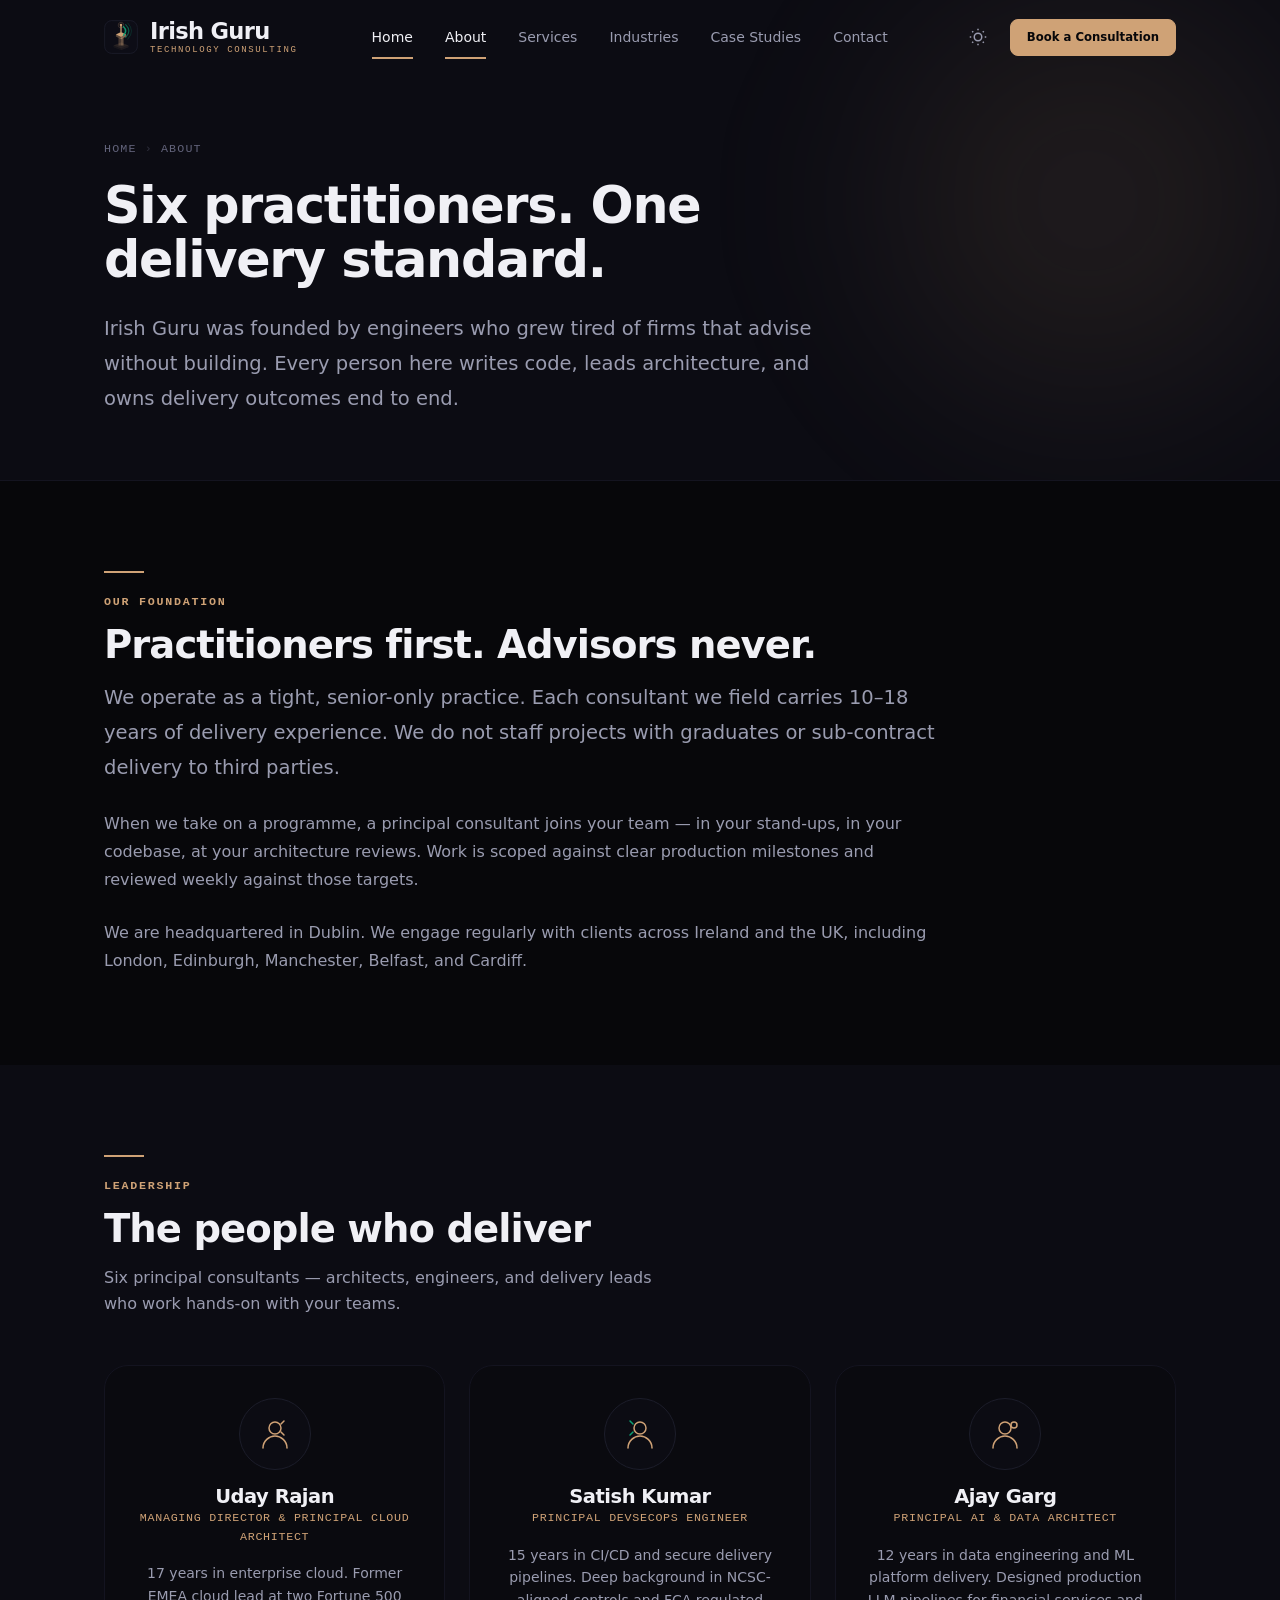
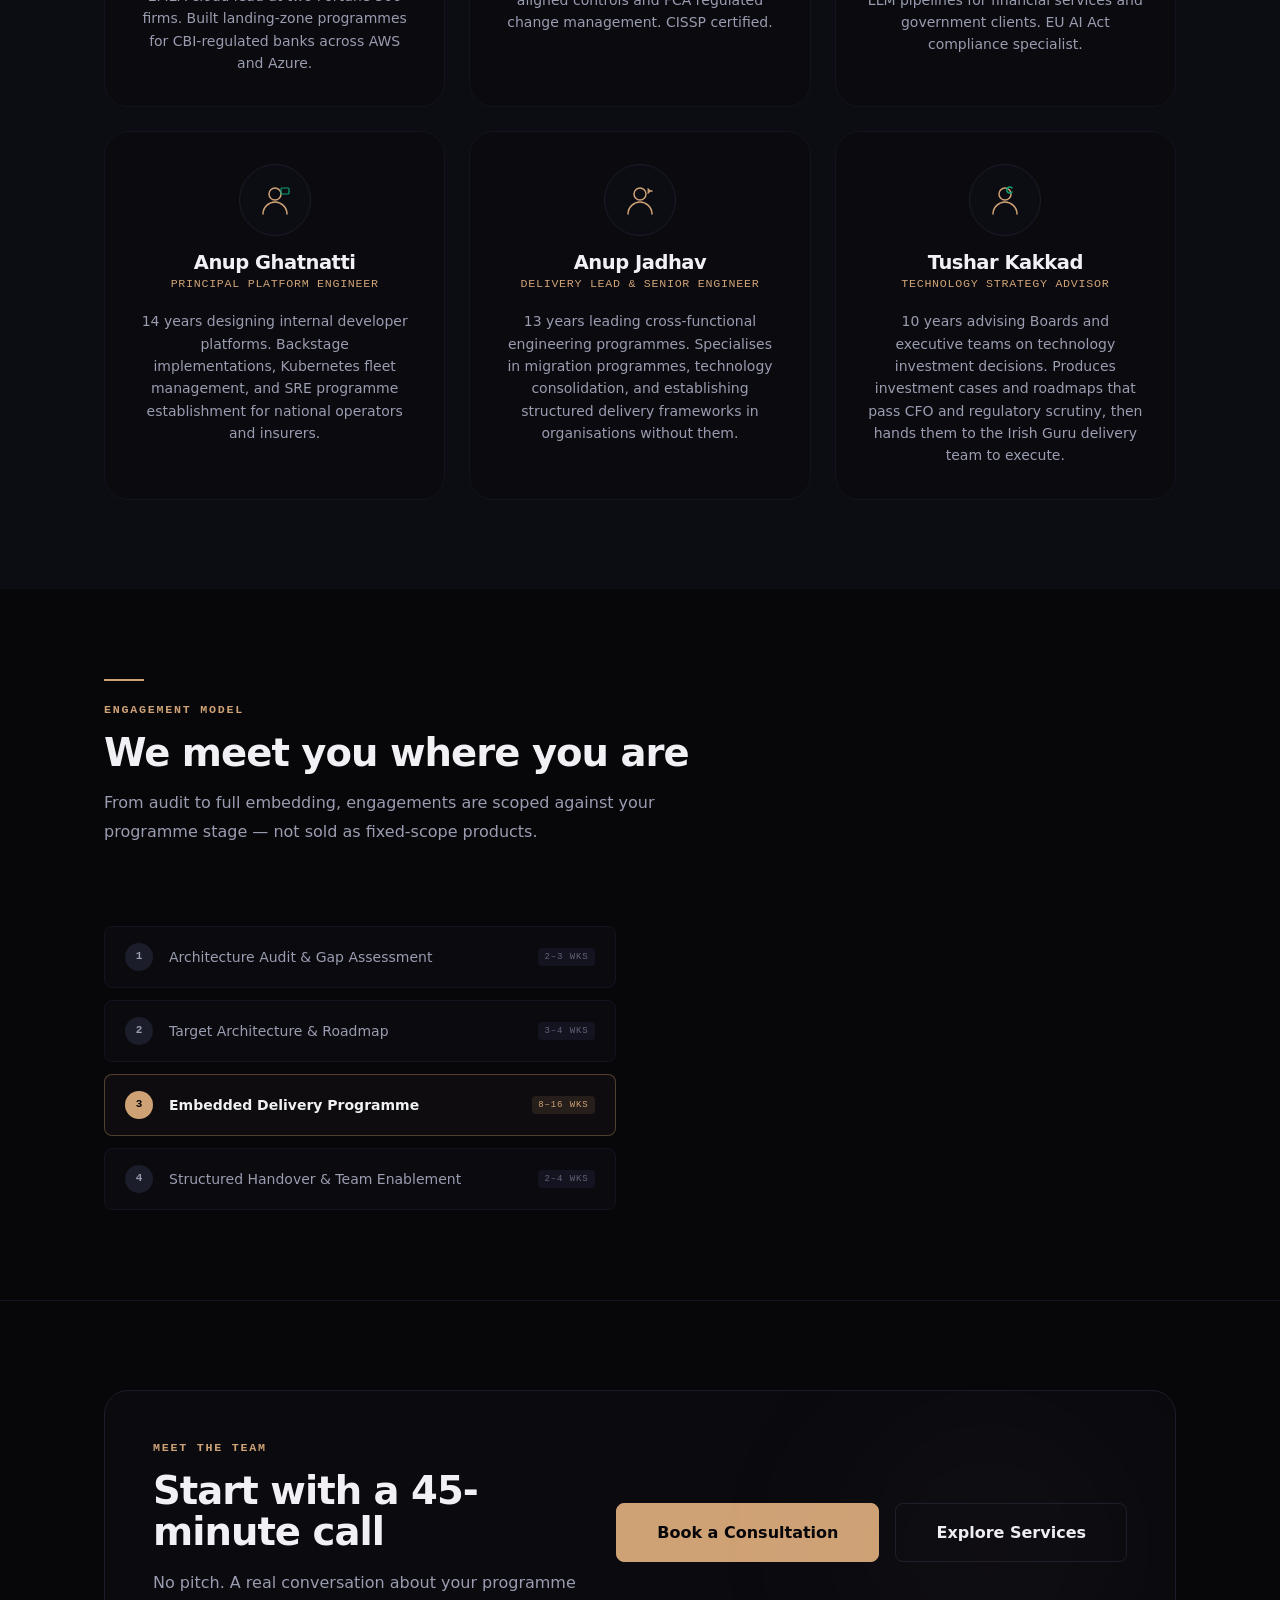
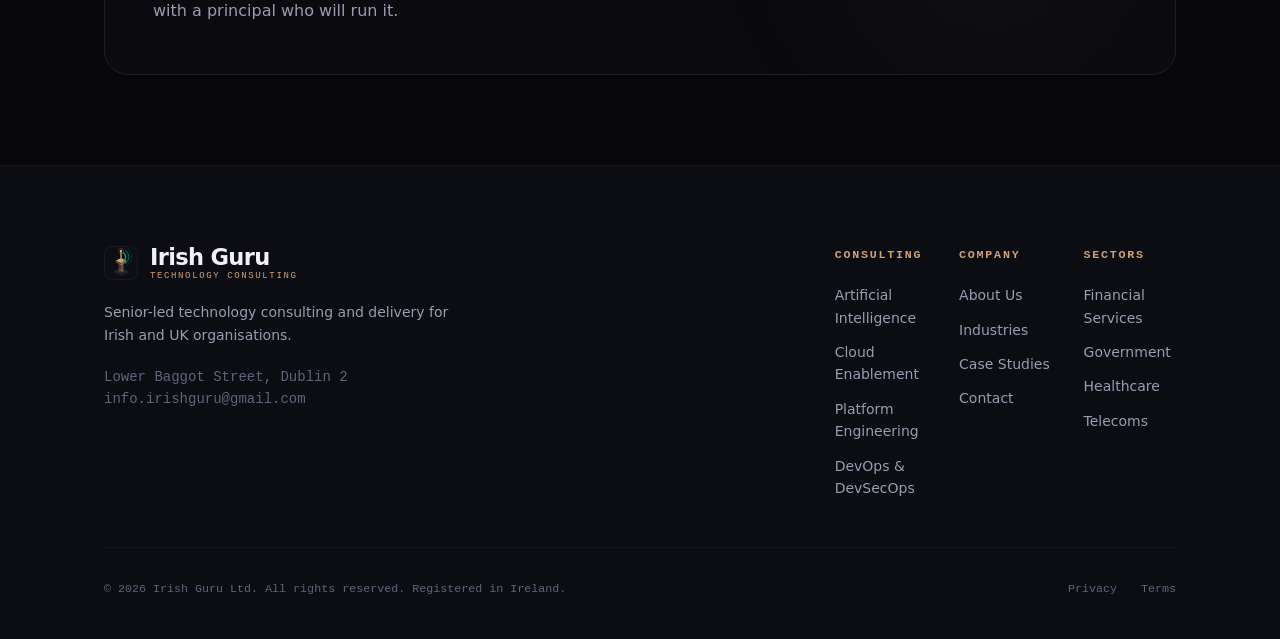
<file: about.html>
<!DOCTYPE html>
<html lang="en-IE">
<head>
  <meta charset="UTF-8">
  <meta http-equiv="refresh" content="0;url=about/">
  <link rel="canonical" href="https://irishguru.com/about/">
  <script>location.replace('about/');</script>
  <title>Redirecting...</title>
</head>
<body><p><a href="about/">Continue to About</a></p></body>
</html>
</file>
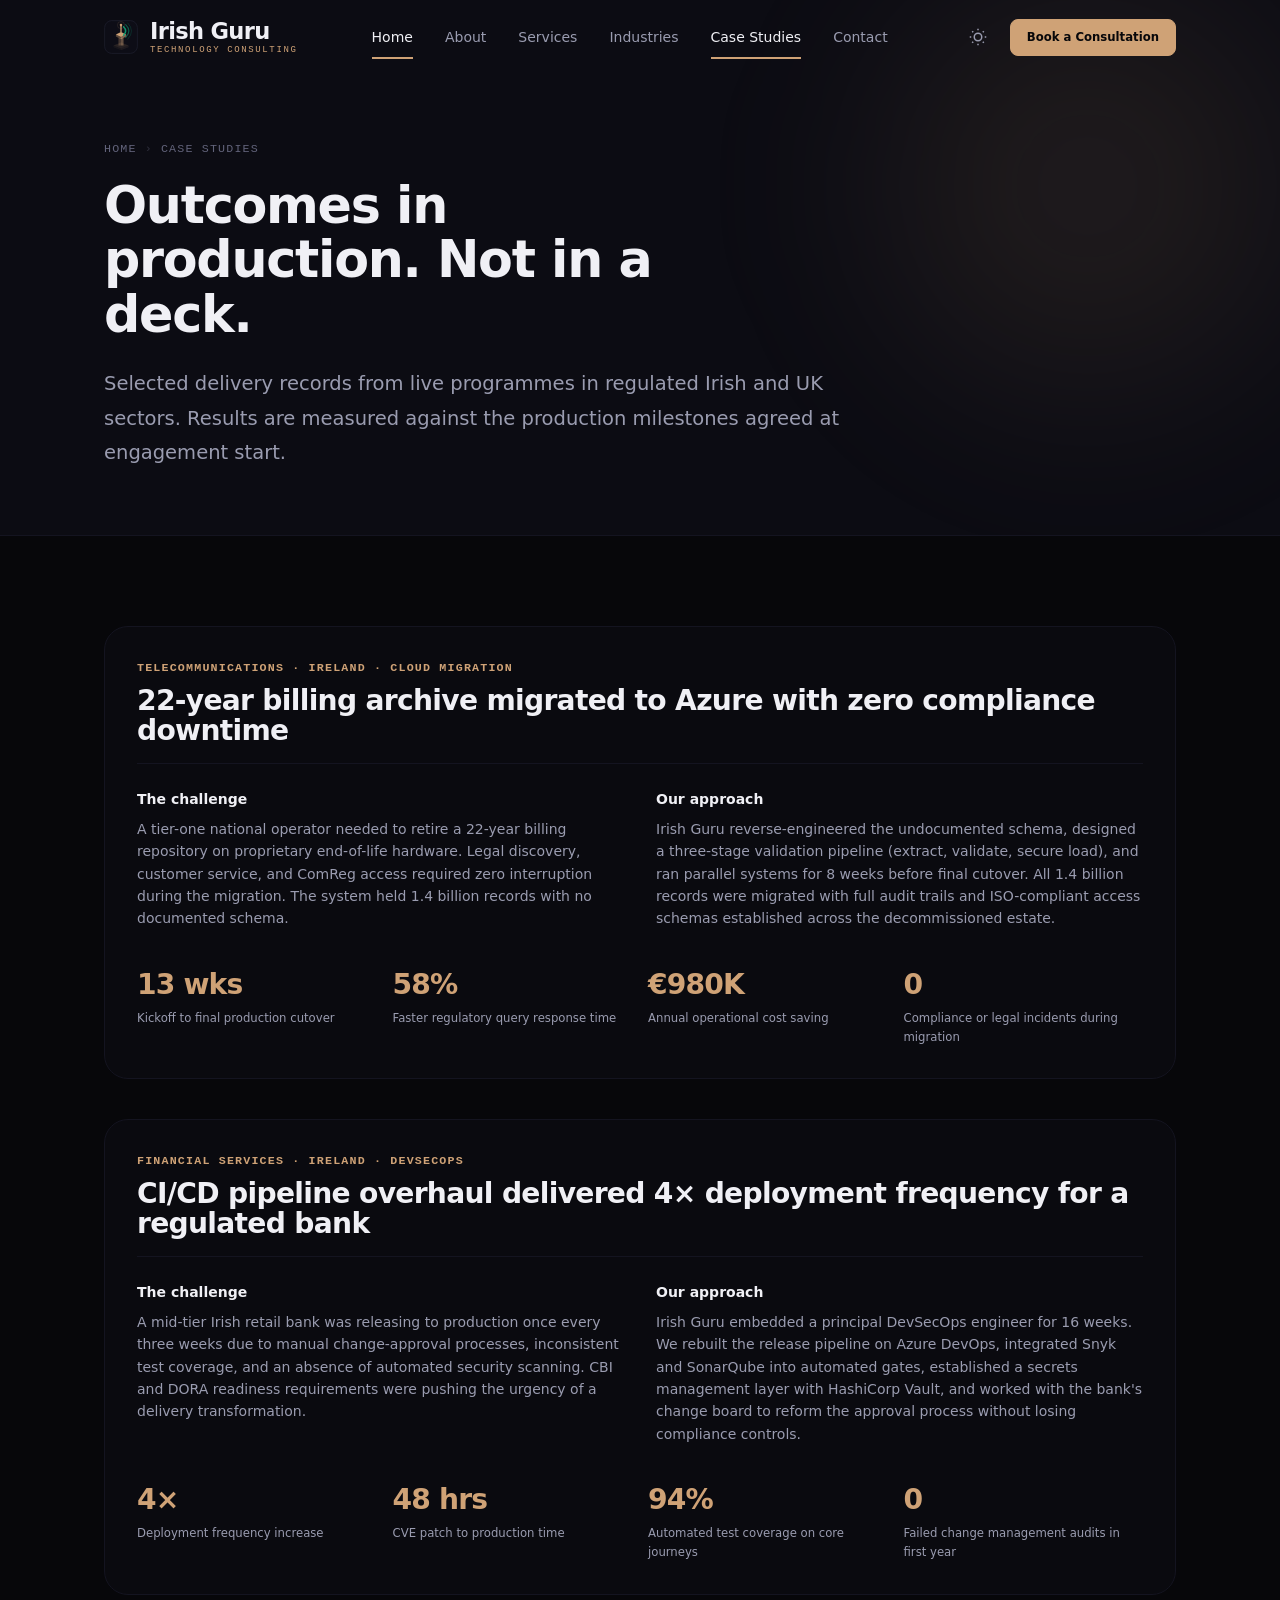
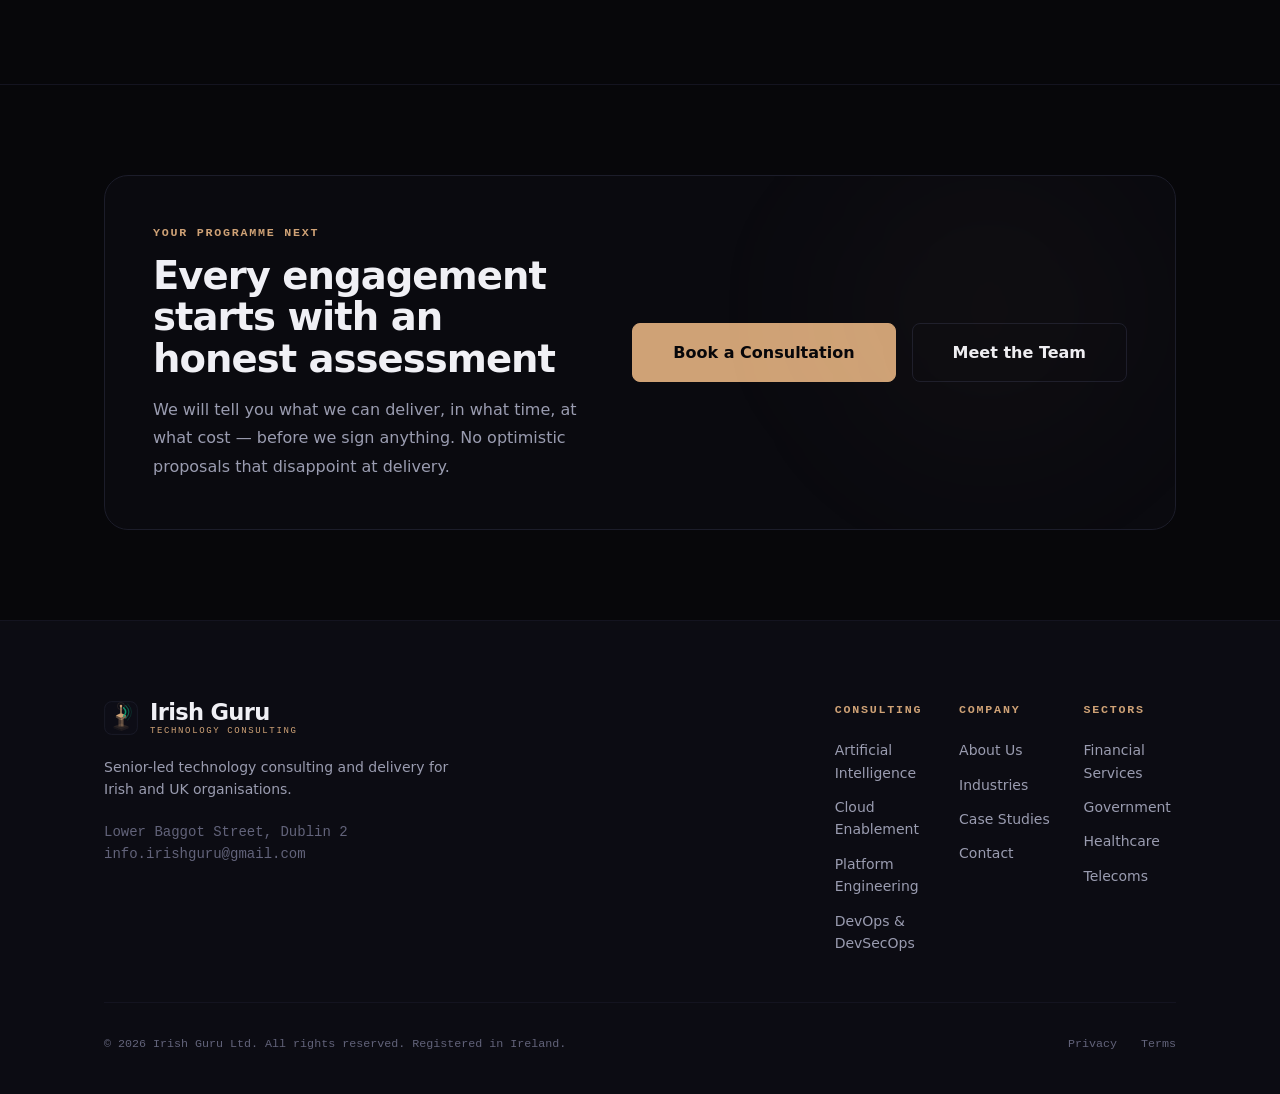
<file: case-studies.html>
<!DOCTYPE html>
<html lang="en-IE">
<head>
  <meta charset="UTF-8">
  <meta http-equiv="refresh" content="0;url=case-studies/">
  <link rel="canonical" href="https://irishguru.com/case-studies/">
  <script>location.replace('case-studies/');</script>
  <title>Redirecting...</title>
</head>
<body><p><a href="case-studies/">Continue to Case Studies</a></p></body>
</html>
</file>
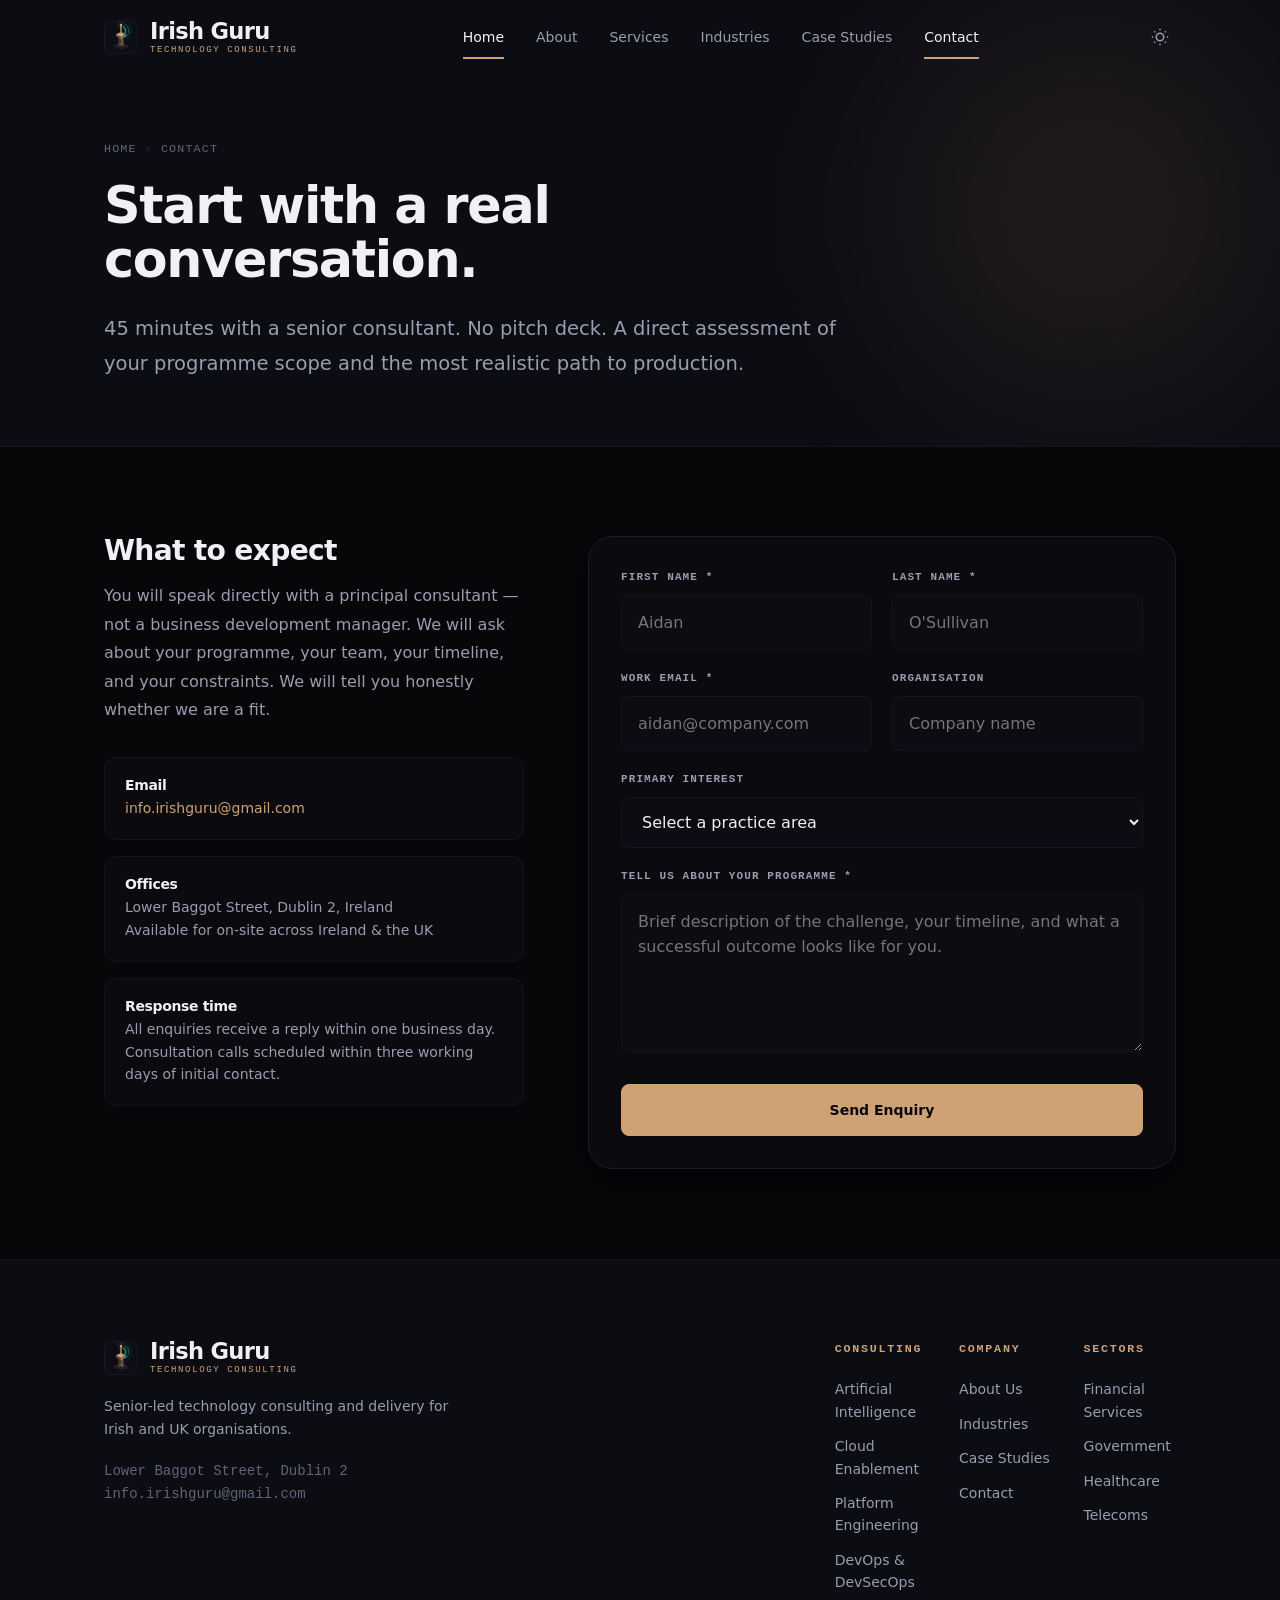
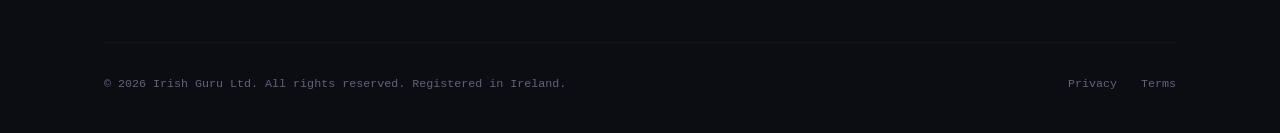
<file: contact.html>
<!DOCTYPE html>
<html lang="en-IE">
<head>
  <meta charset="UTF-8">
  <meta http-equiv="refresh" content="0;url=contact/">
  <link rel="canonical" href="https://irishguru.com/contact/">
  <script>location.replace('contact/');</script>
  <title>Redirecting...</title>
</head>
<body><p><a href="contact/">Continue to Contact</a></p></body>
</html>
</file>
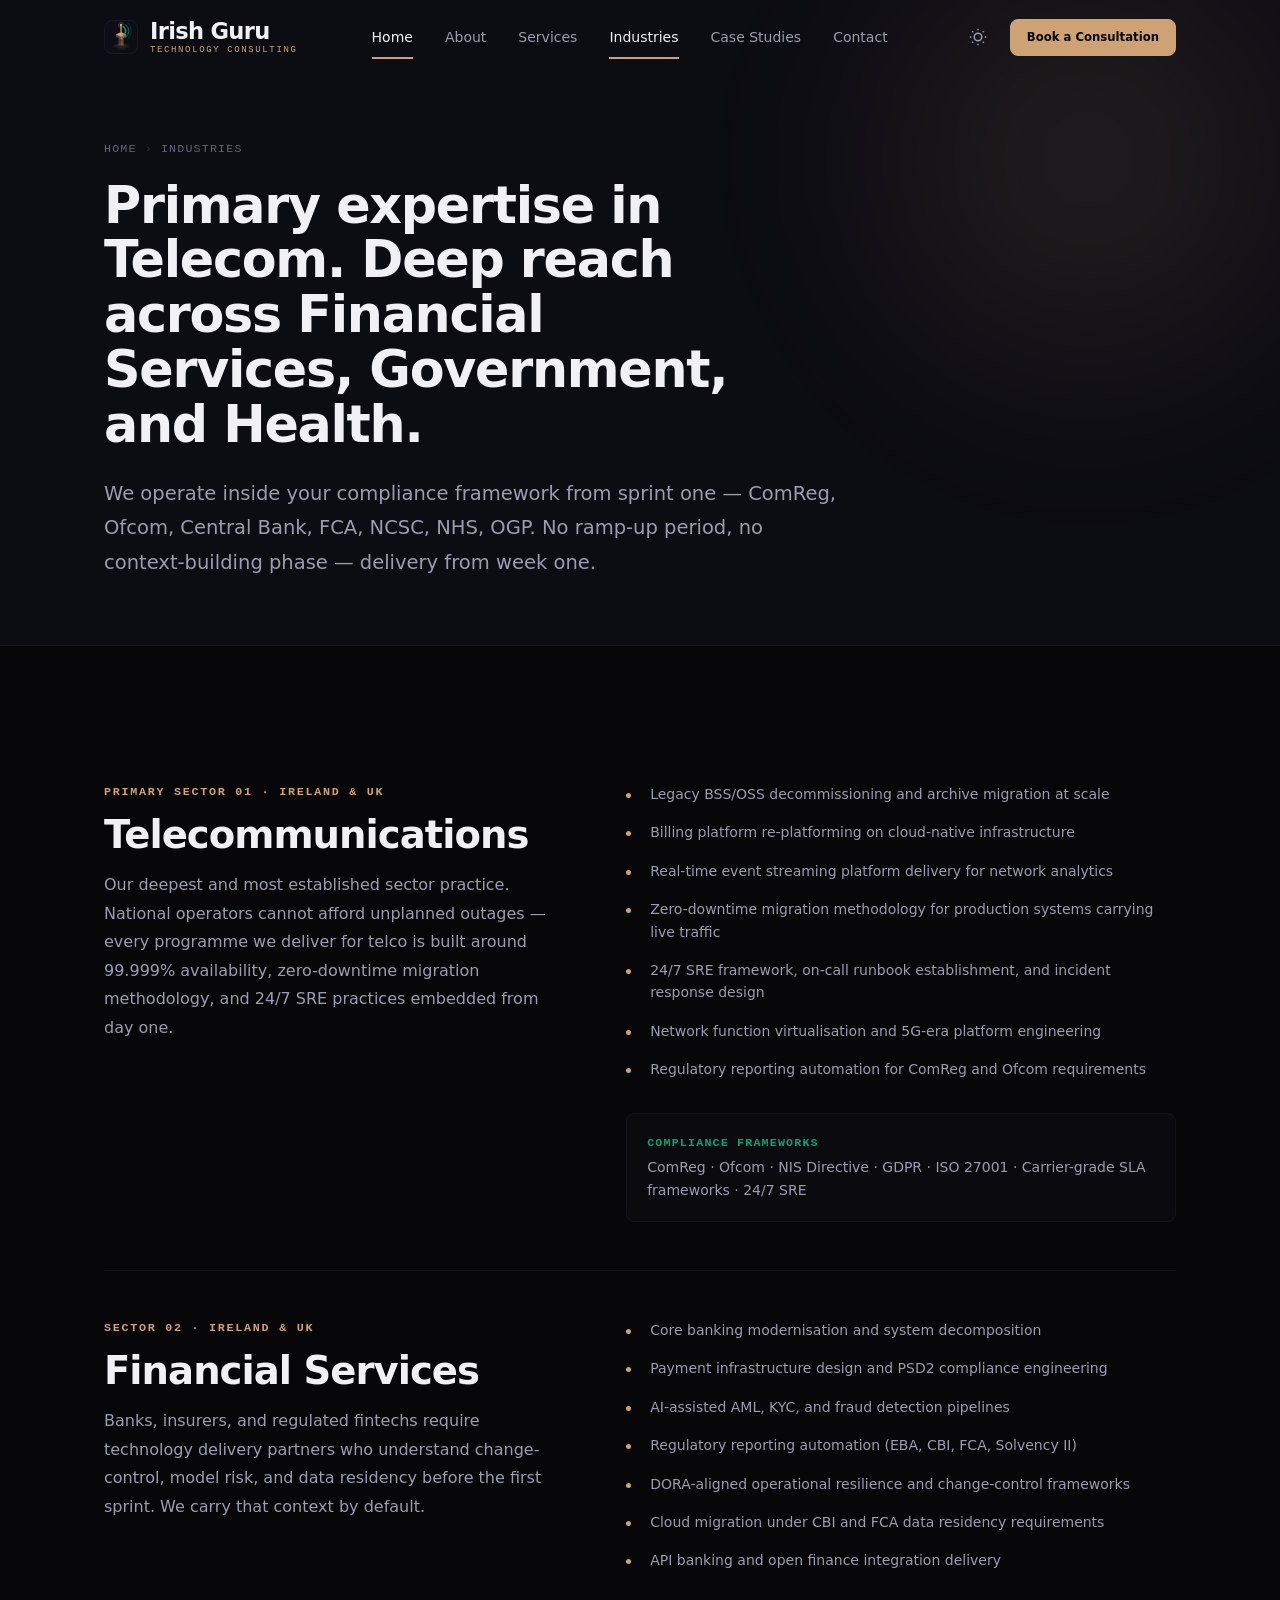
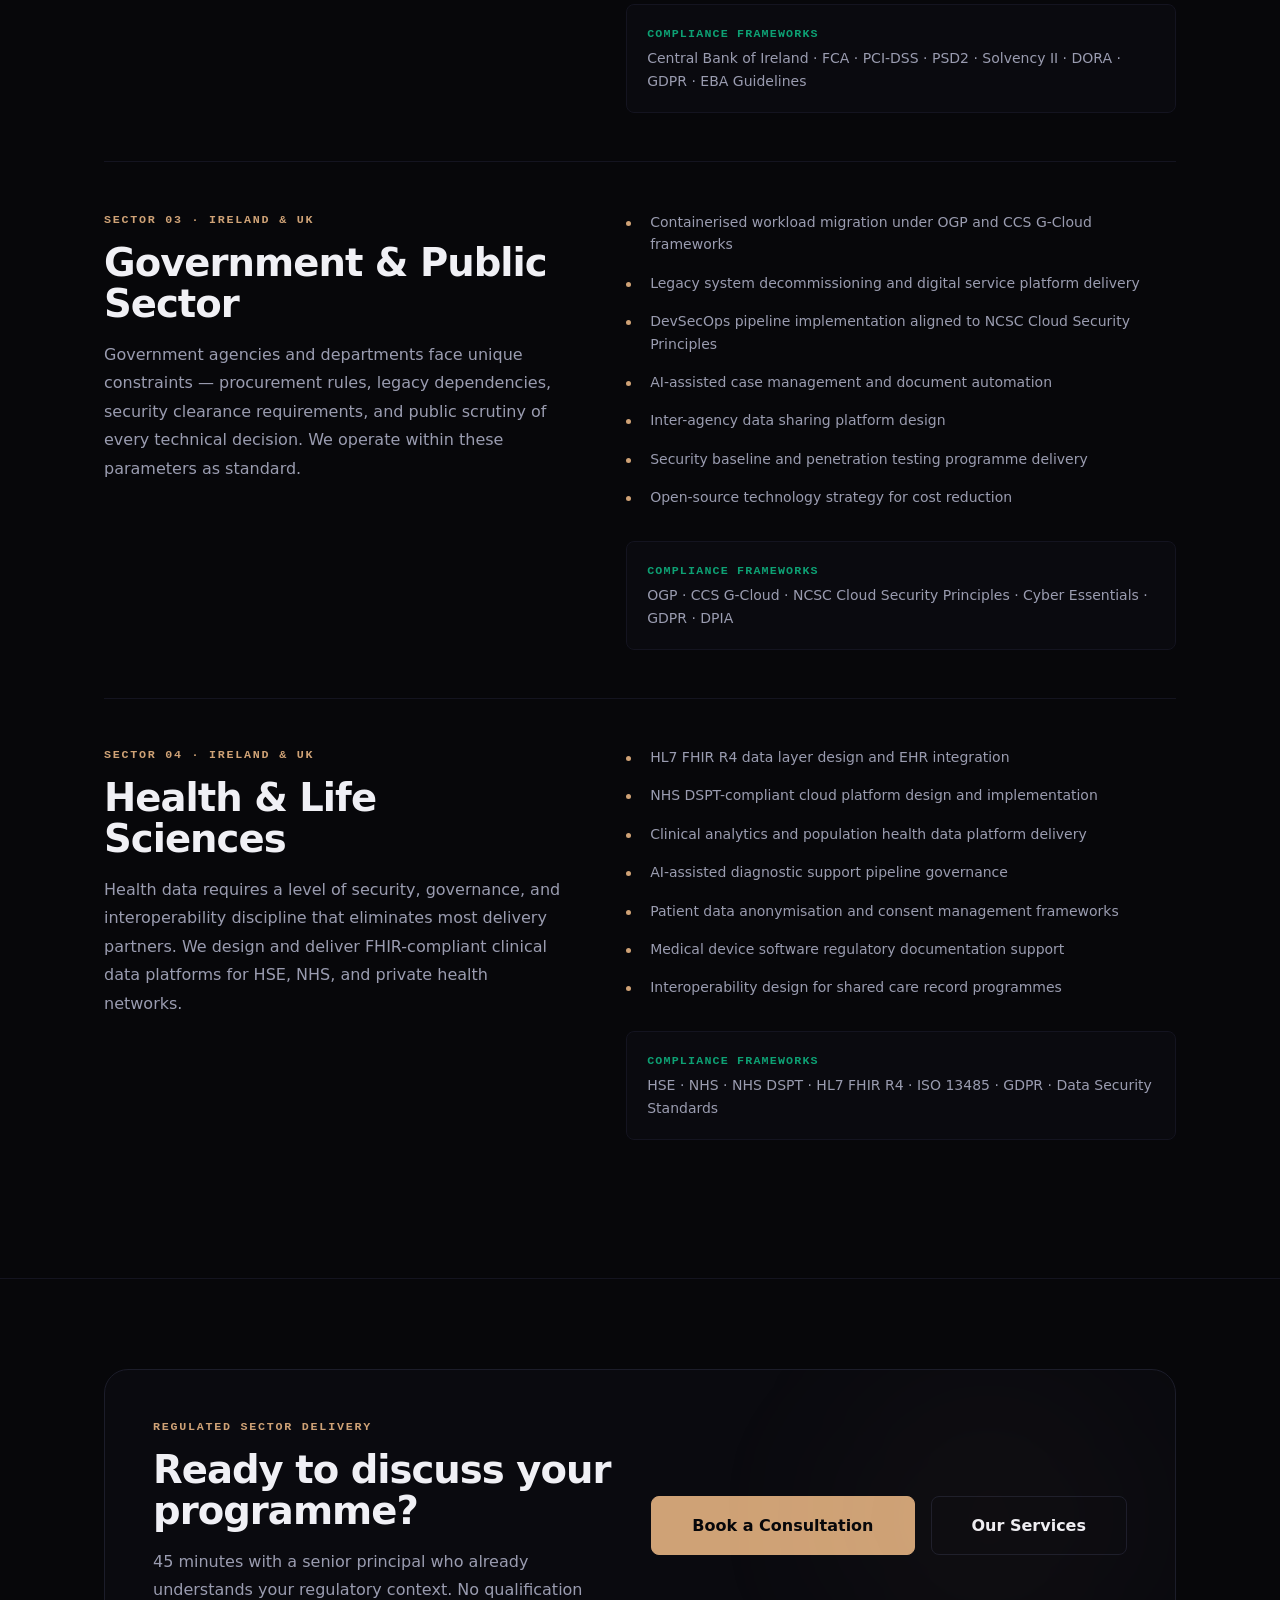
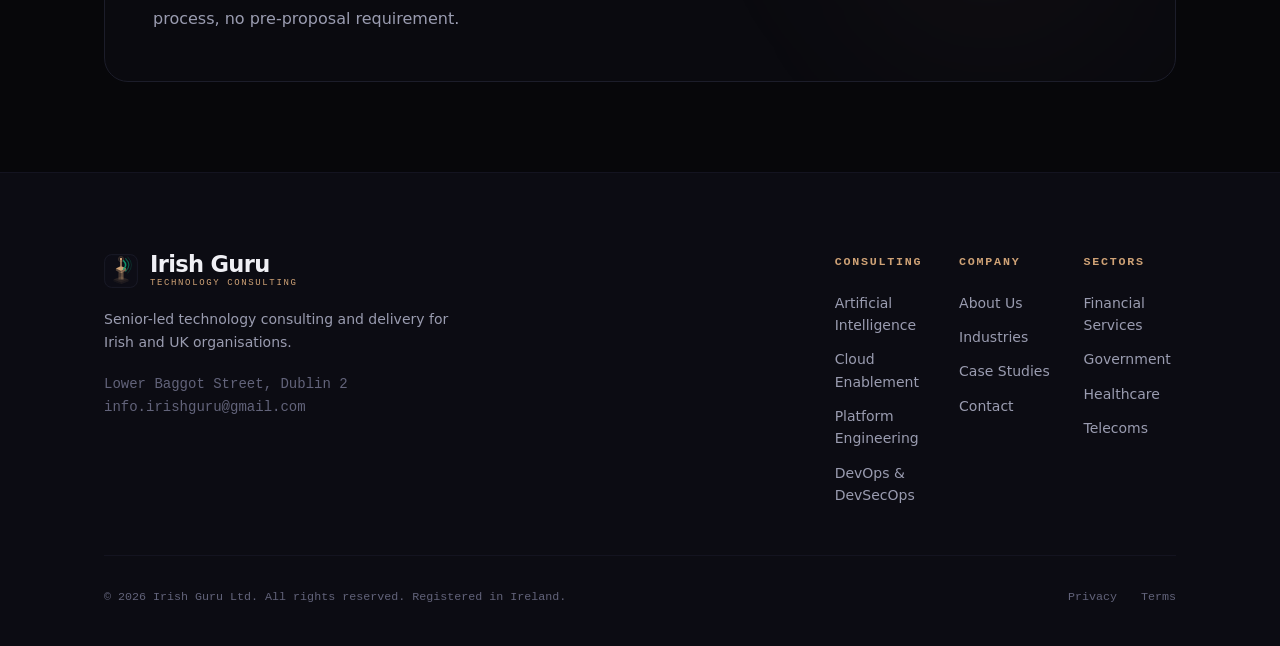
<file: industries.html>
<!DOCTYPE html>
<html lang="en-IE">
<head>
  <meta charset="UTF-8">
  <meta http-equiv="refresh" content="0;url=industries/">
  <link rel="canonical" href="https://irishguru.com/industries/">
  <script>location.replace('industries/');</script>
  <title>Redirecting...</title>
</head>
<body><p><a href="industries/">Continue to Industries</a></p></body>
</html>
</file>
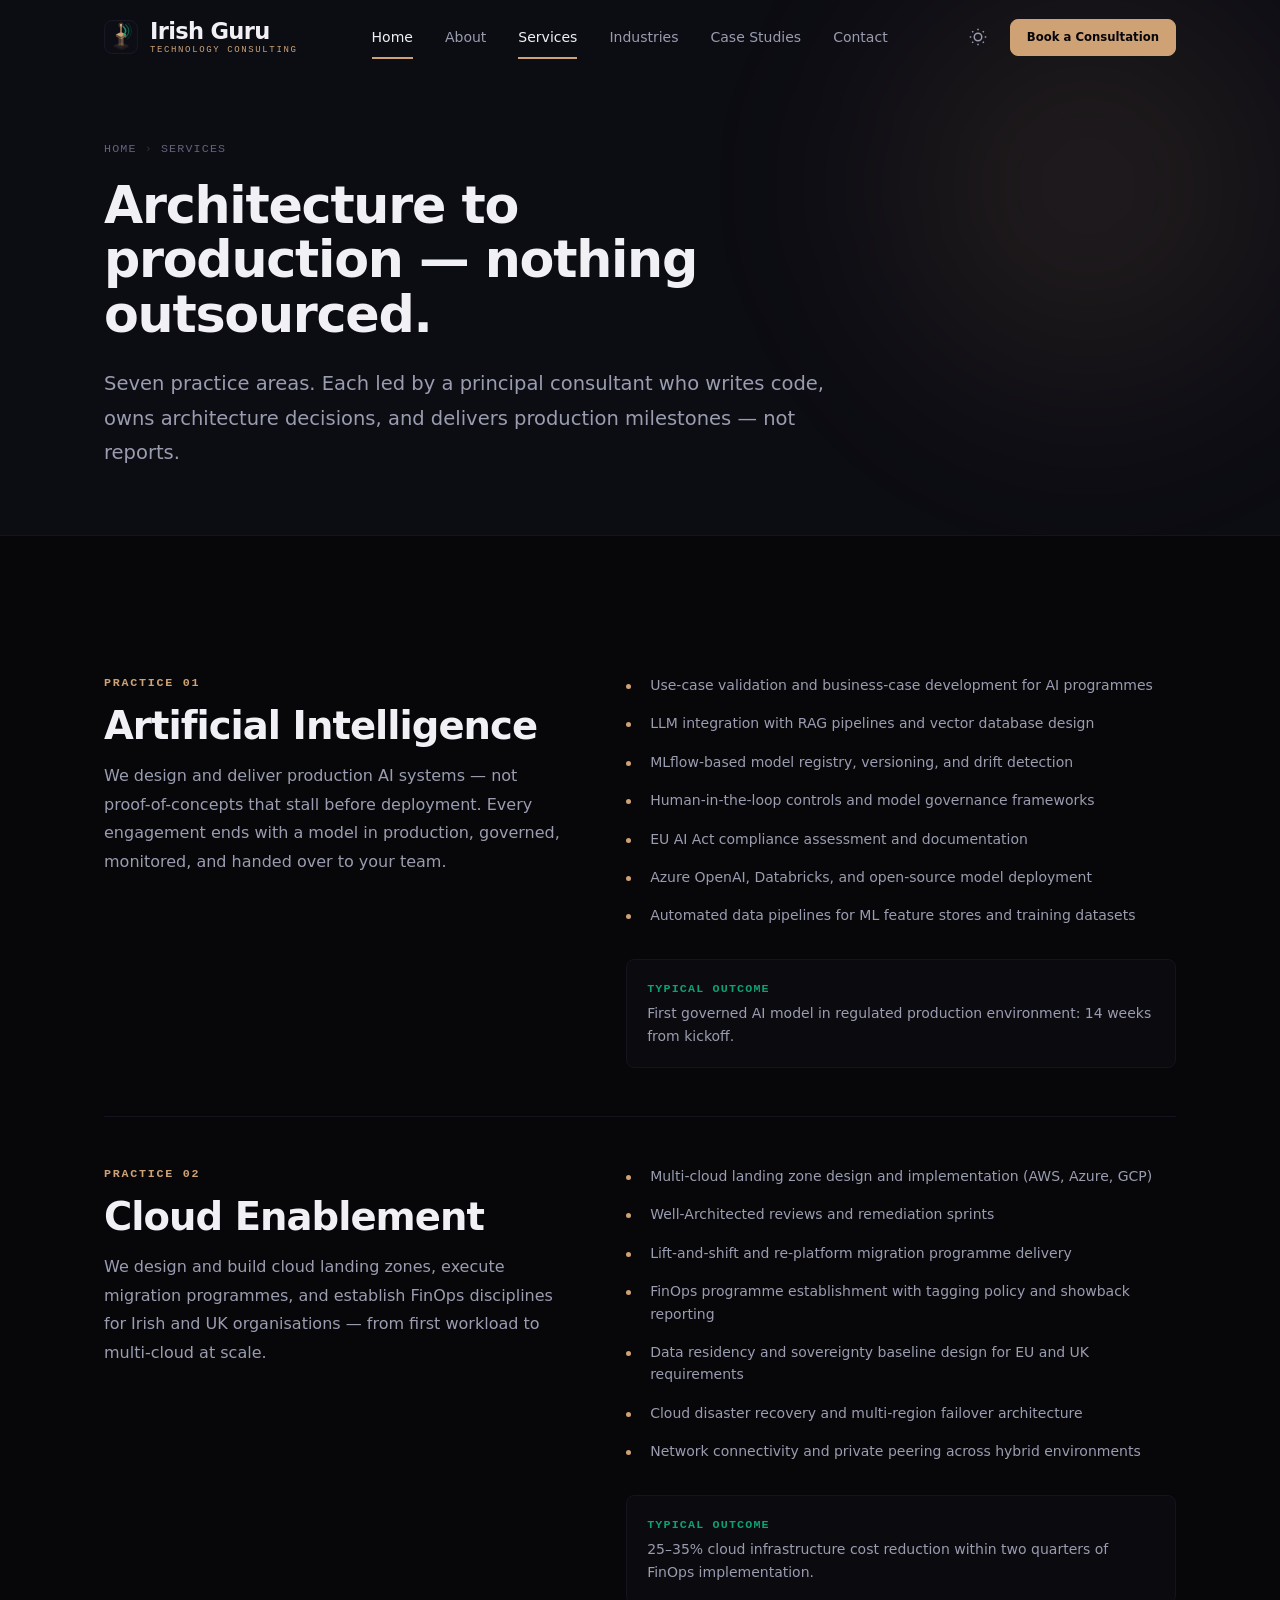
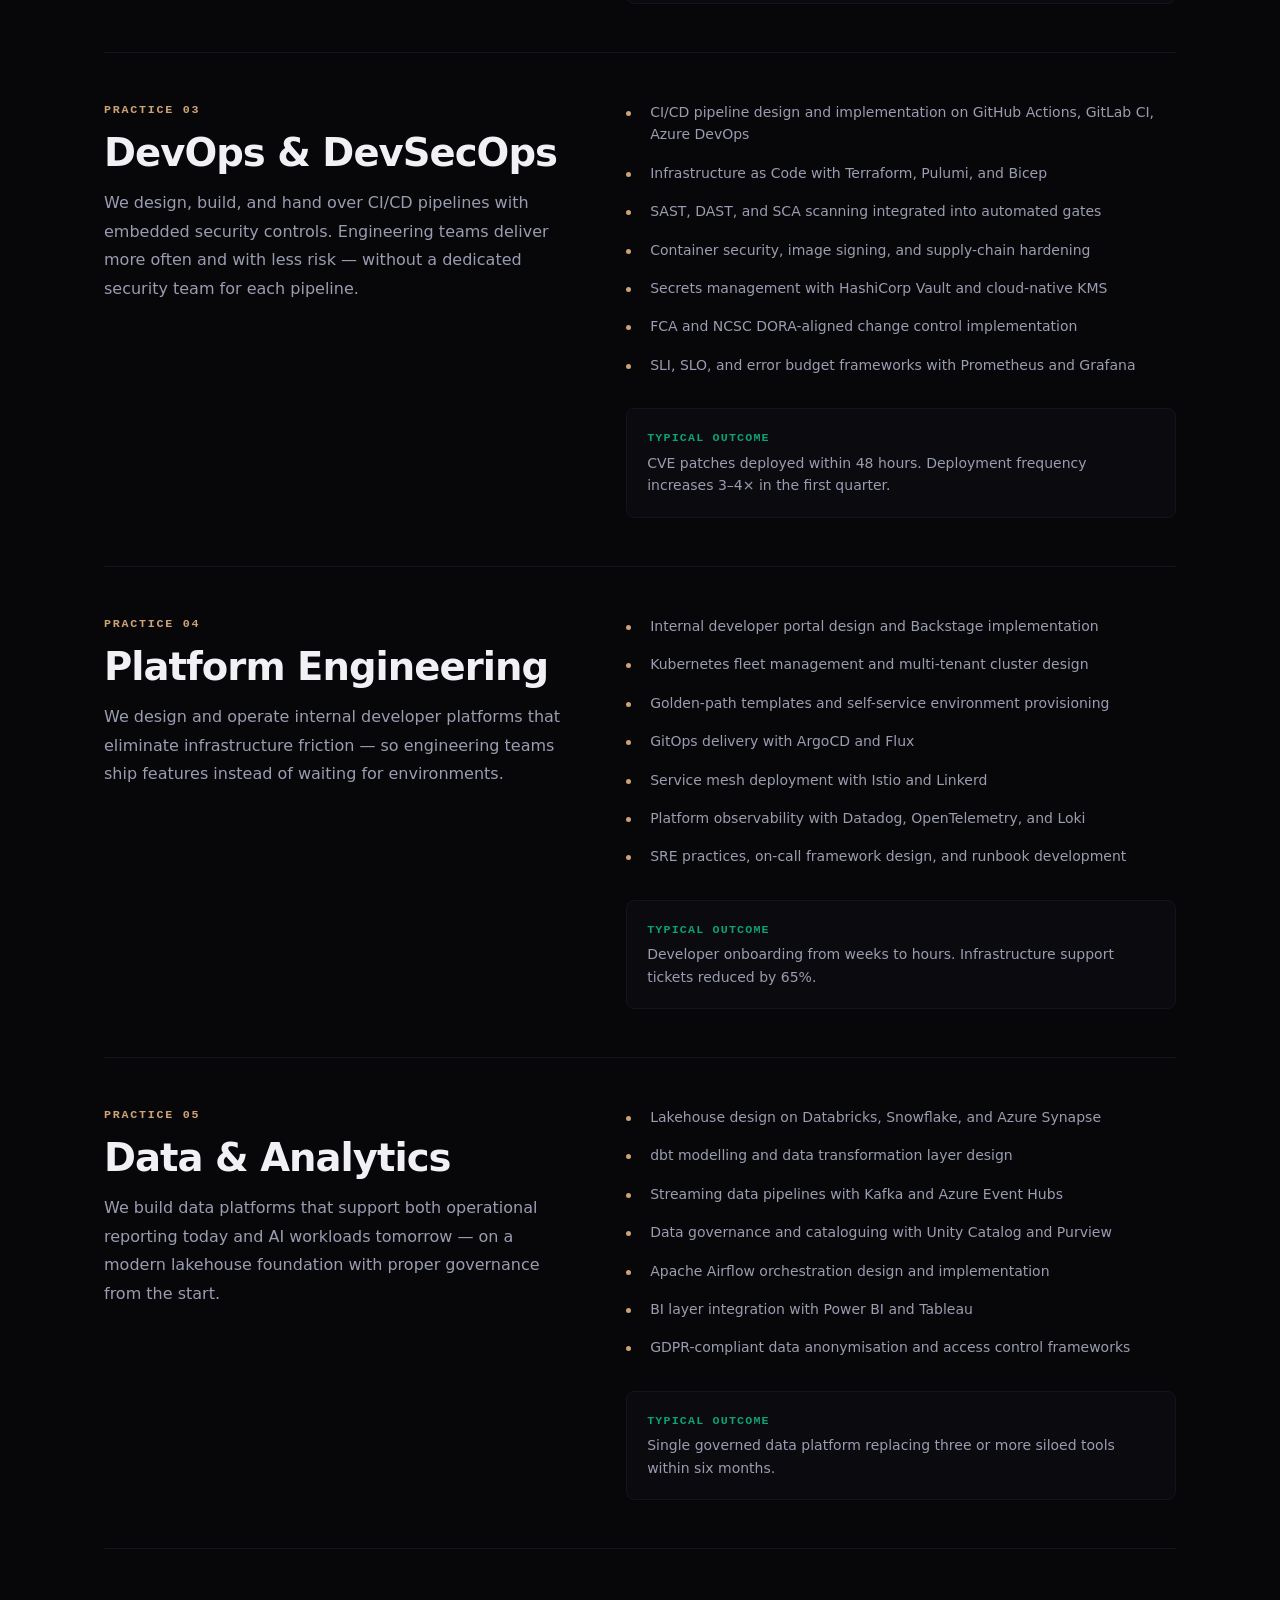
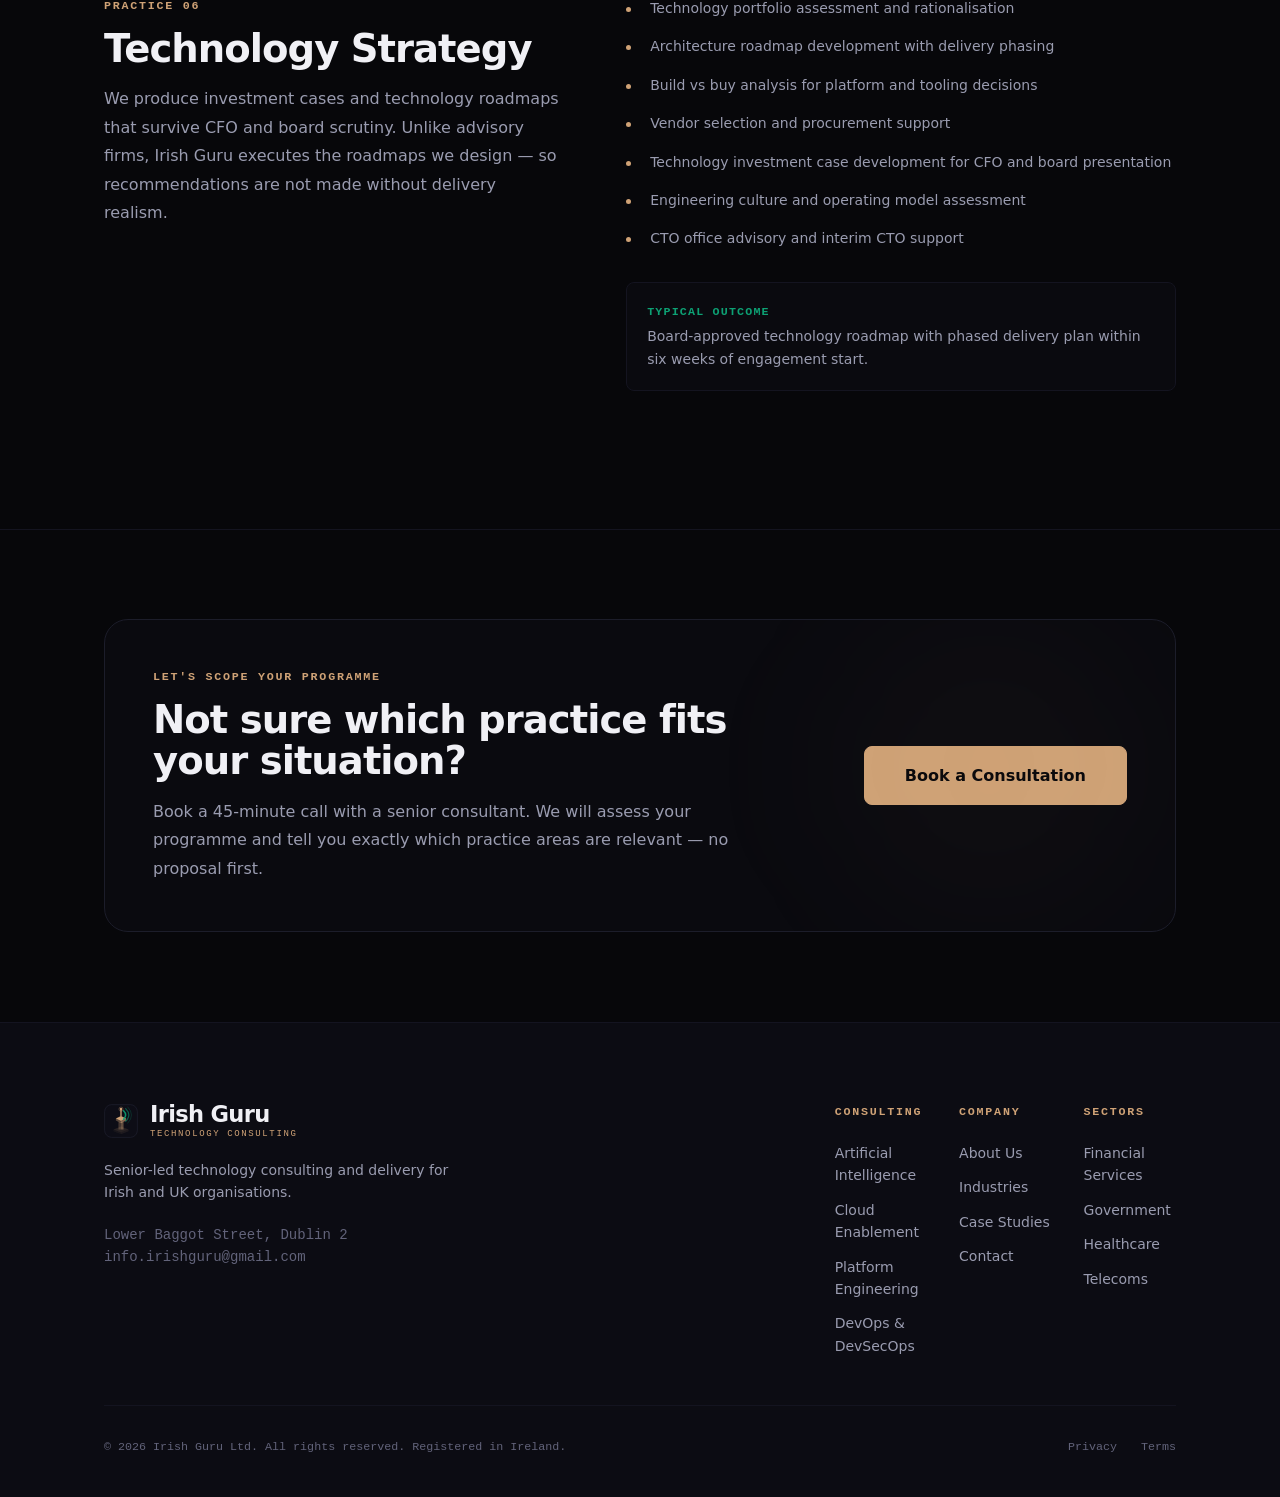
<file: services.html>
<!DOCTYPE html>
<html lang="en-IE">
<head>
  <meta charset="UTF-8">
  <meta http-equiv="refresh" content="0;url=services/">
  <link rel="canonical" href="https://irishguru.com/services/">
  <script>location.replace('services/');</script>
  <title>Redirecting...</title>
</head>
<body><p><a href="services/">Continue to Services</a></p></body>
</html>
</file>
<file: css/styles.css>
/* ==========================================================================
   Irish Guru — Complete Design System (Ground-up)
   ========================================================================== */

/* ── IMPORT ─────────────────────────────────────────────────────────────── */
@import url('editorial.css');

/* ── TOKENS ─────────────────────────────────────────────────────────────── */
:root {
  /* Brand palette: Obsidian surface, Celtic Bronze accent, Signal Sage */
  --c-bg:          #07070a;
  --c-bg-1:        #0a0a0f;
  --c-bg-2:        #0d0d16;
  --c-bg-3:        #111118;
  --c-bg-alt:      #0c0c13;

  --c-surface:     #111119;
  --c-border:      #1c1d2a;
  --c-border-sub:  #141420;

  --c-text:        #f0f0f5;
  --c-text-2:      #9a9cb0;
  --c-text-3:      #62637a;
  --c-text-inv:    #07070a;

  /* Bronze / Celtic gold */
  --c-gold:        #cfa276;
  --c-gold-hover:  #e6b98e;
  --c-gold-dim:    rgba(207,162,118,.12);
  --c-gold-line:   rgba(207,162,118,.35);
  --c-gold-glow:   rgba(207,162,118,.18);

  /* Signal sage / mint */
  --c-sage:        #0da174;
  --c-sage-vivid:  #00e87e;
  --c-sage-dim:    rgba(13,161,116,.12);

  /* Error */
  --c-error:       #e5484d;

  /* Glass */
  --glass:         rgba(7,7,10,.88);
  --glass-border:  rgba(207,162,118,.14);

  /* Fonts */
  --f-display: 'Cabinet Grotesk', system-ui, sans-serif;
  --f-body:    'Satoshi', system-ui, sans-serif;
  --f-serif:   'Source Serif 4', Georgia, serif;
  --f-mono:    'JetBrains Mono', ui-monospace, monospace;

  /* Type scale (fluid) */
  --t-xs:   clamp(.6875rem, .65rem + .1vw, .75rem);
  --t-sm:   clamp(.8125rem, .77rem + .15vw, .875rem);
  --t-base: clamp(.9375rem, .88rem + .2vw, 1rem);
  --t-lg:   clamp(1.0625rem, .98rem + .3vw, 1.25rem);
  --t-xl:   clamp(1.1875rem, 1.05rem + .45vw, 1.45rem);
  --t-2xl:  clamp(1.375rem, 1.2rem + .7vw, 1.875rem);
  --t-3xl:  clamp(1.75rem, 1.45rem + 1.2vw, 2.5rem);
  --t-4xl:  clamp(2.125rem, 1.65rem + 1.9vw, 3.25rem);
  --t-5xl:  clamp(2.5rem, 1.85rem + 2.8vw, 4.25rem);
  --t-6xl:  clamp(2.875rem, 2rem + 3.8vw, 5.25rem);
  --t-hero: clamp(2.75rem, 4.5vw, 4.5rem);

  --lh-tight:   1.08;
  --lh-snug:    1.3;
  --lh-base:    1.6;
  --lh-relaxed: 1.78;

  /* Space scale */
  --s-1:  .25rem;
  --s-2:  .5rem;
  --s-3:  .75rem;
  --s-4:  1rem;
  --s-5:  1.25rem;
  --s-6:  1.5rem;
  --s-8:  2rem;
  --s-10: 2.5rem;
  --s-12: 3rem;
  --s-16: 4rem;
  --s-20: 5rem;
  --s-24: 6rem;

  /* Layout */
  --container:      70rem;
  --container-wide: 84rem;
  --header-h:       4.75rem;
  --section-pad:    clamp(4rem, 7vw, 8rem);

  /* Radius */
  --r-sm: .25rem;
  --r-md: .5rem;
  --r-lg: .75rem;
  --r-xl: 1rem;
  --r-2xl:1.5rem;

  /* Shadows */
  --sh-sm: 0 2px 8px rgba(0,0,0,.4);
  --sh-md: 0 12px 40px rgba(0,0,0,.6), 0 4px 12px rgba(0,0,0,.3);
  --sh-lg: 0 24px 72px rgba(0,0,0,.8);

  /* Motion */
  --ease: cubic-bezier(.16,1,.3,1);
  --fast: 140ms;
  --base: 260ms;
  --slow: 600ms;

  /* Color aliases for backward compat */
  --color-bg:           var(--c-bg);
  --color-bg-elevated:  var(--c-bg-1);
  --color-bg-muted:     var(--c-bg-2);
  --color-bg-inset:     var(--c-bg-alt);
  --color-surface:      var(--c-surface);
  --color-border:       var(--c-border);
  --color-border-subtle:var(--c-border-sub);
  --color-text:         var(--c-text);
  --color-text-muted:   var(--c-text-2);
  --color-text-subtle:  var(--c-text-3);
  --color-primary:      var(--c-text);
  --color-accent:       var(--c-gold);
  --color-accent-hover: var(--c-gold-hover);
  --color-accent-muted: var(--c-gold-dim);
  --color-accent-line:  var(--c-gold-line);
  --color-sage:         var(--c-sage);
  --color-sage-muted:   var(--c-sage-dim);
  --color-glow:         var(--c-gold-glow);
  --glass-bg:           var(--glass);
  --glass-border:       var(--glass-border);
  --font-display:       var(--f-display);
  --font-body:          var(--f-body);
  --font-serif:         var(--f-serif);
  --font-mono:          var(--f-mono);
  --text-xs:  var(--t-xs);
  --text-sm:  var(--t-sm);
  --text-base:var(--t-base);
  --text-lg:  var(--t-lg);
  --text-xl:  var(--t-xl);
  --text-2xl: var(--t-2xl);
  --text-3xl: var(--t-3xl);
  --text-4xl: var(--t-4xl);
  --space-1:  var(--s-1);
  --space-2:  var(--s-2);
  --space-3:  var(--s-3);
  --space-4:  var(--s-4);
  --space-5:  var(--s-5);
  --space-6:  var(--s-6);
  --space-8:  var(--s-8);
  --space-10: var(--s-10);
  --space-12: var(--s-12);
  --space-16: var(--s-16);
  --space-20: var(--s-20);
  --space-24: var(--s-24);
  --duration-fast: var(--fast);
  --duration-base: var(--base);
  --duration-slow: var(--slow);
  --ease-out: var(--ease);
}

/* Light theme */
[data-theme='light'] {
  --c-bg:         #f8f8fb;
  --c-bg-1:       #ffffff;
  --c-bg-2:       #f0f0f5;
  --c-bg-3:       #e8e8ef;
  --c-bg-alt:     #f2f2f7;
  --c-surface:    #ffffff;
  --c-border:     #e0e0ea;
  --c-border-sub: #ebebf4;
  --c-text:       #0c0c14;
  --c-text-2:     #5a5c72;
  --c-text-3:     #8a8c9e;
  --c-text-inv:   #ffffff;
  --c-gold:       #9b6c3f;
  --c-gold-hover: #7a4e28;
  --c-gold-dim:   rgba(155,108,63,.08);
  --c-gold-line:  rgba(155,108,63,.28);
  --c-gold-glow:  rgba(155,108,63,.06);
  --c-sage:       #0d7a5c;
  --c-sage-vivid: #0a9a6a;
  --c-sage-dim:   rgba(13,122,92,.08);
  --glass:        rgba(255,255,255,.92);
  --glass-border: rgba(155,108,63,.12);
}

/* ── RESET ───────────────────────────────────────────────────────────────── */
*, *::before, *::after { box-sizing: border-box; margin: 0; padding: 0; }

html {
  scroll-behavior: smooth;
  scroll-padding-top: calc(var(--header-h) + 1rem);
  -webkit-text-size-adjust: 100%;
}

body {
  background: var(--c-bg);
  color: var(--c-text);
  font-family: var(--f-body);
  font-size: var(--t-base);
  line-height: var(--lh-base);
  -webkit-font-smoothing: antialiased;
  overflow-x: hidden;
  transition: background var(--base) var(--ease), color var(--base) var(--ease);
}

img, svg { display: block; max-width: 100%; height: auto; }
a { color: inherit; text-decoration: none; }
button, input, select, textarea { font: inherit; color: inherit; background: none; border: none; }
h1, h2, h3, h4 {
  font-family: var(--f-display);
  font-weight: 700;
  line-height: var(--lh-tight);
  letter-spacing: -.025em;
  color: var(--c-text);
}

/* ── LAYOUT ──────────────────────────────────────────────────────────────── */
.container {
  width: 100%;
  max-width: var(--container);
  margin-inline: auto;
  padding-inline: var(--s-6);
}
.container--wide { max-width: var(--container-wide); }

.section { padding-block: var(--section-pad); }
.section--compact { padding-block: calc(var(--section-pad) * .5); }
.section--alt { background: var(--c-bg-alt); }

/* ── ACCESSIBILITY ──────────────────────────────────────────────────────── */
.skip-link {
  position: absolute;
  top: -100px;
  left: 0;
  background: var(--c-gold);
  color: var(--c-bg);
  padding: var(--s-4);
  z-index: 1000;
  font-weight: 700;
  transition: top .2s;
}
.skip-link:focus { top: 0; }

/* ── REVEAL ANIMATION ───────────────────────────────────────────────────── */
@media (prefers-reduced-motion: no-preference) {
  .reveal {
    opacity: 0;
    transform: translateY(1.25rem);
    transition: opacity var(--slow) var(--ease),
                transform var(--slow) var(--ease);
    will-change: transform, opacity;
  }
  .reveal.is-visible { opacity: 1; transform: translateY(0); }
  .reveal--delay-1 { transition-delay: 120ms; }
  .reveal--delay-2 { transition-delay: 240ms; }
  .reveal--delay-3 { transition-delay: 360ms; }
}
@media (prefers-reduced-motion: reduce) {
  .reveal { opacity: 1; transform: none; }
}

/* ── HEADER ─────────────────────────────────────────────────────────────── */
.site-header {
  position: fixed;
  inset: 0 0 auto;
  height: var(--header-h);
  display: flex;
  align-items: center;
  z-index: 200;
  border-bottom: 1px solid transparent;
  transition: background var(--base) var(--ease),
              backdrop-filter var(--base) var(--ease),
              border-color var(--base) var(--ease),
              height var(--base) var(--ease);
}
.site-header.is-scrolled {
  height: calc(var(--header-h) * .85);
  background: var(--glass);
  backdrop-filter: blur(24px) saturate(1.2);
  border-color: var(--c-border-sub);
  box-shadow: var(--sh-sm);
}
.site-header__inner {
  display: flex;
  align-items: center;
  justify-content: space-between;
}

/* Logo */
.logo {
  display: flex;
  align-items: center;
  gap: var(--s-3);
  font-family: var(--f-display);
  font-weight: 700;
  font-size: var(--t-xl);
  letter-spacing: -.03em;
}
.logo__mark {
  width: 2.125rem;
  height: 2.125rem;
  flex-shrink: 0;
  transition: filter var(--fast), transform var(--fast);
}
.logo:hover .logo__mark {
  filter: drop-shadow(0 0 10px rgba(207,162,118,.45));
  transform: translateY(-1px);
}
.logo__text {
  display: flex;
  flex-direction: column;
  line-height: 1;
  color: var(--c-text);
}
.logo__text span {
  font-family: var(--f-mono);
  font-size: .5625rem;
  text-transform: uppercase;
  letter-spacing: .18em;
  color: var(--c-gold);
  font-weight: 500;
  margin-top: .25rem;
}

/* Desktop nav */
.nav { display: none; align-items: center; gap: var(--s-8); }
@media (min-width: 960px) { .nav { display: flex; } }

.nav__link {
  font-size: var(--t-sm);
  font-weight: 500;
  color: var(--c-text-2);
  padding-block: var(--s-2);
  position: relative;
  transition: color var(--fast) var(--ease);
}
.nav__link:hover { color: var(--c-text); }
.nav__link.is-active {
  color: var(--c-text);
}
.nav__link.is-active::after {
  content: '';
  position: absolute;
  inset: auto 0 -2px;
  height: 2px;
  background: var(--c-gold);
}

/* Header actions */
.header-actions {
  display: flex;
  align-items: center;
  gap: var(--s-4);
}

/* Theme toggle */
.theme-toggle {
  width: 2rem;
  height: 2rem;
  border-radius: var(--r-md);
  display: flex;
  align-items: center;
  justify-content: center;
  cursor: pointer;
  color: var(--c-text-2);
  transition: color var(--fast), background var(--fast);
}
.theme-toggle:hover { color: var(--c-text); background: var(--c-border); }
.theme-toggle__icon--light { display: none; }
[data-theme='dark'] .theme-toggle__icon--light { display: block; }
[data-theme='dark'] .theme-toggle__icon--dark { display: none; }

/* Menu toggle (mobile) */
.menu-toggle {
  display: flex;
  flex-direction: column;
  justify-content: center;
  gap: 5px;
  width: 2rem;
  height: 2rem;
  cursor: pointer;
}
@media (min-width: 960px) { .menu-toggle { display: none; } }
.menu-toggle__bar {
  width: 1.25rem;
  height: 1.5px;
  background: var(--c-text);
  transition: transform var(--fast), opacity var(--fast);
}

/* Mobile nav */
.mobile-nav {
  position: fixed;
  inset: 0;
  background: var(--c-bg);
  z-index: 190;
  display: flex;
  flex-direction: column;
  padding: 6rem var(--s-8) var(--s-8);
  opacity: 0;
  visibility: hidden;
  transition: opacity var(--base) var(--ease), visibility var(--base) var(--ease);
}
.mobile-nav.is-open { opacity: 1; visibility: visible; }
.mobile-nav__list { list-style: none; display: flex; flex-direction: column; gap: var(--s-5); }
.mobile-nav__link {
  font-family: var(--f-display);
  font-size: var(--t-2xl);
  font-weight: 700;
  color: var(--c-text);
}
.mobile-nav__cta {
  margin-top: auto;
  display: flex;
  flex-direction: column;
  gap: var(--s-4);
}

/* ── BUTTONS ─────────────────────────────────────────────────────────────── */
.btn {
  display: inline-flex;
  align-items: center;
  gap: var(--s-2);
  font-weight: 600;
  border-radius: var(--r-md);
  font-size: var(--t-sm);
  padding: .75rem var(--s-6);
  cursor: pointer;
  transition: background var(--fast) var(--ease),
              border-color var(--fast) var(--ease),
              color var(--fast) var(--ease),
              box-shadow var(--fast) var(--ease),
              transform var(--fast) var(--ease);
  white-space: nowrap;
}
.btn:active { transform: scale(.98); }

.btn--primary {
  background: var(--c-gold);
  color: var(--c-bg);
  border: 1px solid var(--c-gold);
}
.btn--primary:hover {
  background: var(--c-gold-hover);
  border-color: var(--c-gold-hover);
  box-shadow: 0 4px 20px var(--c-gold-glow);
}

.btn--ghost {
  background: transparent;
  color: var(--c-text);
  border: 1px solid var(--c-border);
}
.btn--ghost:hover {
  border-color: var(--c-gold-line);
  background: var(--c-gold-dim);
}

.btn--sm  { padding: .5rem var(--s-4); font-size: var(--t-xs); }
.btn--lg  { padding: .875rem var(--s-8); }
.btn--xl  { padding: 1rem var(--s-10); font-size: var(--t-base); }
.btn--block { display: flex; width: 100%; justify-content: center; }

/* ── SECTION HEADER ─────────────────────────────────────────────────────── */
.section-hd { max-width: 36rem; margin-bottom: var(--s-12); }
.section-hd--center { text-align: center; margin-inline: auto; }
.section-hd--center .section-hd__rule { margin-inline: auto; }

.section-hd__rule {
  width: 2.5rem;
  height: 2px;
  background: var(--c-gold);
  margin-bottom: var(--s-5);
}
.section-hd__eye {
  display: block;
  font-family: var(--f-mono);
  font-size: var(--t-xs);
  text-transform: uppercase;
  letter-spacing: .15em;
  color: var(--c-gold);
  font-weight: 600;
  margin-bottom: var(--s-3);
}
.section-hd__title {
  font-size: var(--t-3xl);
  margin-bottom: var(--s-4);
}
.section-hd__sub {
  font-size: var(--t-base);
  color: var(--c-text-2);
  line-height: var(--lh-base);
}

/* ── PAGE HERO (sub-pages) ──────────────────────────────────────────────── */
.page-hero {
  padding-top: calc(var(--header-h) + var(--s-16));
  padding-bottom: var(--s-16);
  background: var(--c-bg-alt);
  border-bottom: 1px solid var(--c-border-sub);
  position: relative;
  overflow: hidden;
}
.page-hero::before {
  content: '';
  position: absolute;
  top: -25%;
  right: -10%;
  width: 40rem;
  height: 40rem;
  background: radial-gradient(circle, var(--c-gold-dim) 0%, transparent 70%);
  filter: blur(60px);
  pointer-events: none;
}
.breadcrumb {
  display: flex;
  align-items: center;
  gap: var(--s-2);
  font-family: var(--f-mono);
  font-size: var(--t-xs);
  color: var(--c-text-3);
  text-transform: uppercase;
  letter-spacing: .1em;
  margin-bottom: var(--s-5);
}
.breadcrumb a:hover { color: var(--c-gold); }
.breadcrumb__sep { opacity: .4; }
.page-hero__title { font-size: var(--t-4xl); max-width: 40rem; margin-bottom: var(--s-6); }
.page-hero__desc { font-size: var(--t-lg); color: var(--c-text-2); max-width: 46rem; line-height: var(--lh-relaxed); }

/* ── FOOTER ─────────────────────────────────────────────────────────────── */
.site-footer {
  background: var(--c-bg-alt);
  border-top: 1px solid var(--c-border-sub);
  padding-block: var(--s-20) var(--s-10);
}
.footer-inner {
  display: grid;
  gap: var(--s-12);
  grid-template-columns: 1fr;
  margin-bottom: var(--s-12);
}
@media (min-width: 768px) {
  .footer-inner { grid-template-columns: 1.75fr 1fr; }
}
@media (min-width: 1024px) {
  .footer-inner { grid-template-columns: 2fr 1fr; }
}
.footer-brand__desc {
  margin-top: var(--s-5);
  font-size: var(--t-sm);
  color: var(--c-text-2);
  max-width: 22rem;
  line-height: var(--lh-base);
}
.footer-brand__address {
  margin-top: var(--s-5);
  font-size: var(--t-sm);
  color: var(--c-text-3);
  font-family: var(--f-mono);
  line-height: 1.6;
}
.footer-nav {
  display: grid;
  grid-template-columns: repeat(3, 1fr);
  gap: var(--s-8);
}
@media (max-width: 639px) { .footer-nav { grid-template-columns: repeat(2, 1fr); } }
.footer-col { display: flex; flex-direction: column; gap: var(--s-3); }
.footer-col__head {
  font-family: var(--f-mono);
  font-size: var(--t-xs);
  text-transform: uppercase;
  letter-spacing: .15em;
  color: var(--c-gold);
  font-weight: 600;
  margin-bottom: var(--s-2);
}
.footer-col__link {
  font-size: var(--t-sm);
  color: var(--c-text-2);
  transition: color var(--fast) var(--ease), transform var(--fast) var(--ease);
  display: inline-block;
}
.footer-col__link:hover { color: var(--c-text); transform: translateX(2px); }
.footer-base {
  border-top: 1px solid var(--c-border-sub);
  padding-top: var(--s-8);
  display: flex;
  flex-direction: column;
  gap: var(--s-4);
  font-family: var(--f-mono);
  font-size: var(--t-xs);
  color: var(--c-text-3);
}
@media (min-width: 640px) {
  .footer-base { flex-direction: row; justify-content: space-between; align-items: center; }
}
.footer-base__links { display: flex; gap: var(--s-6); }
.footer-base__links a:hover { color: var(--c-gold); }
</file>
